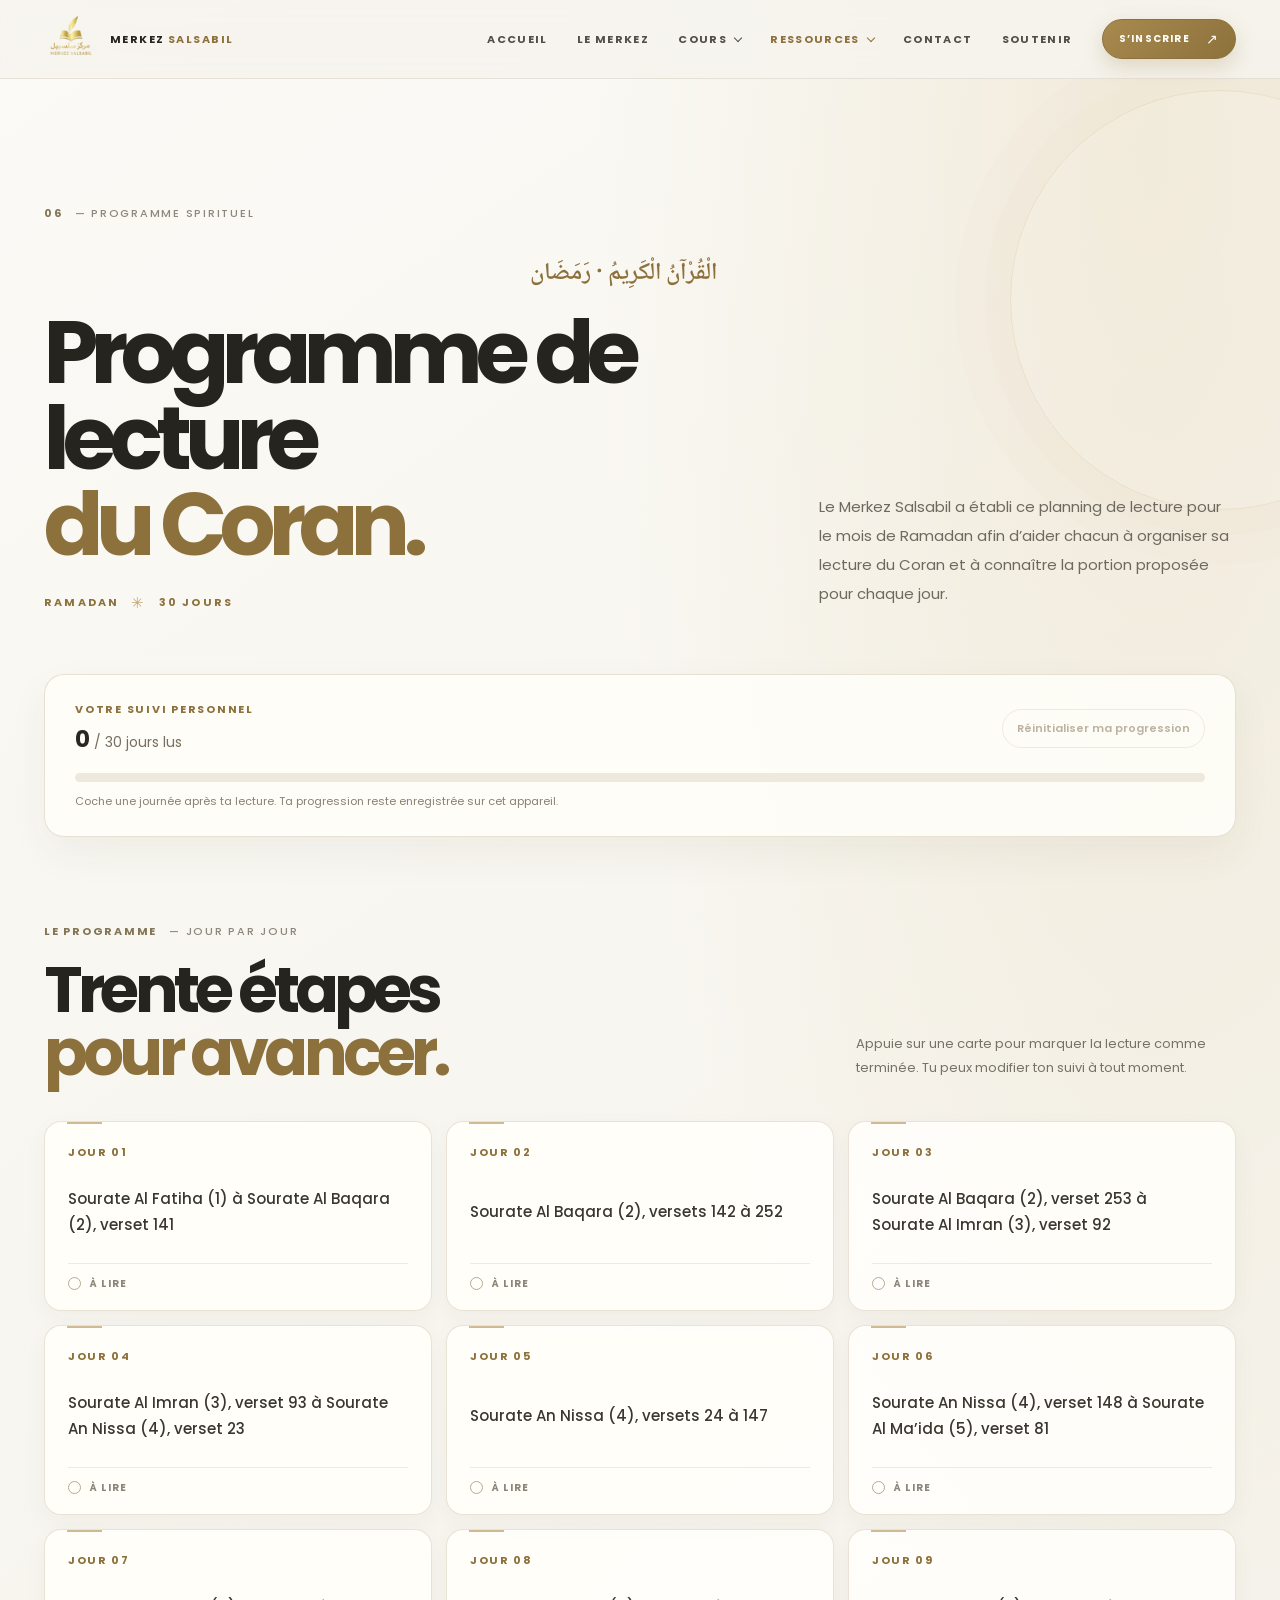
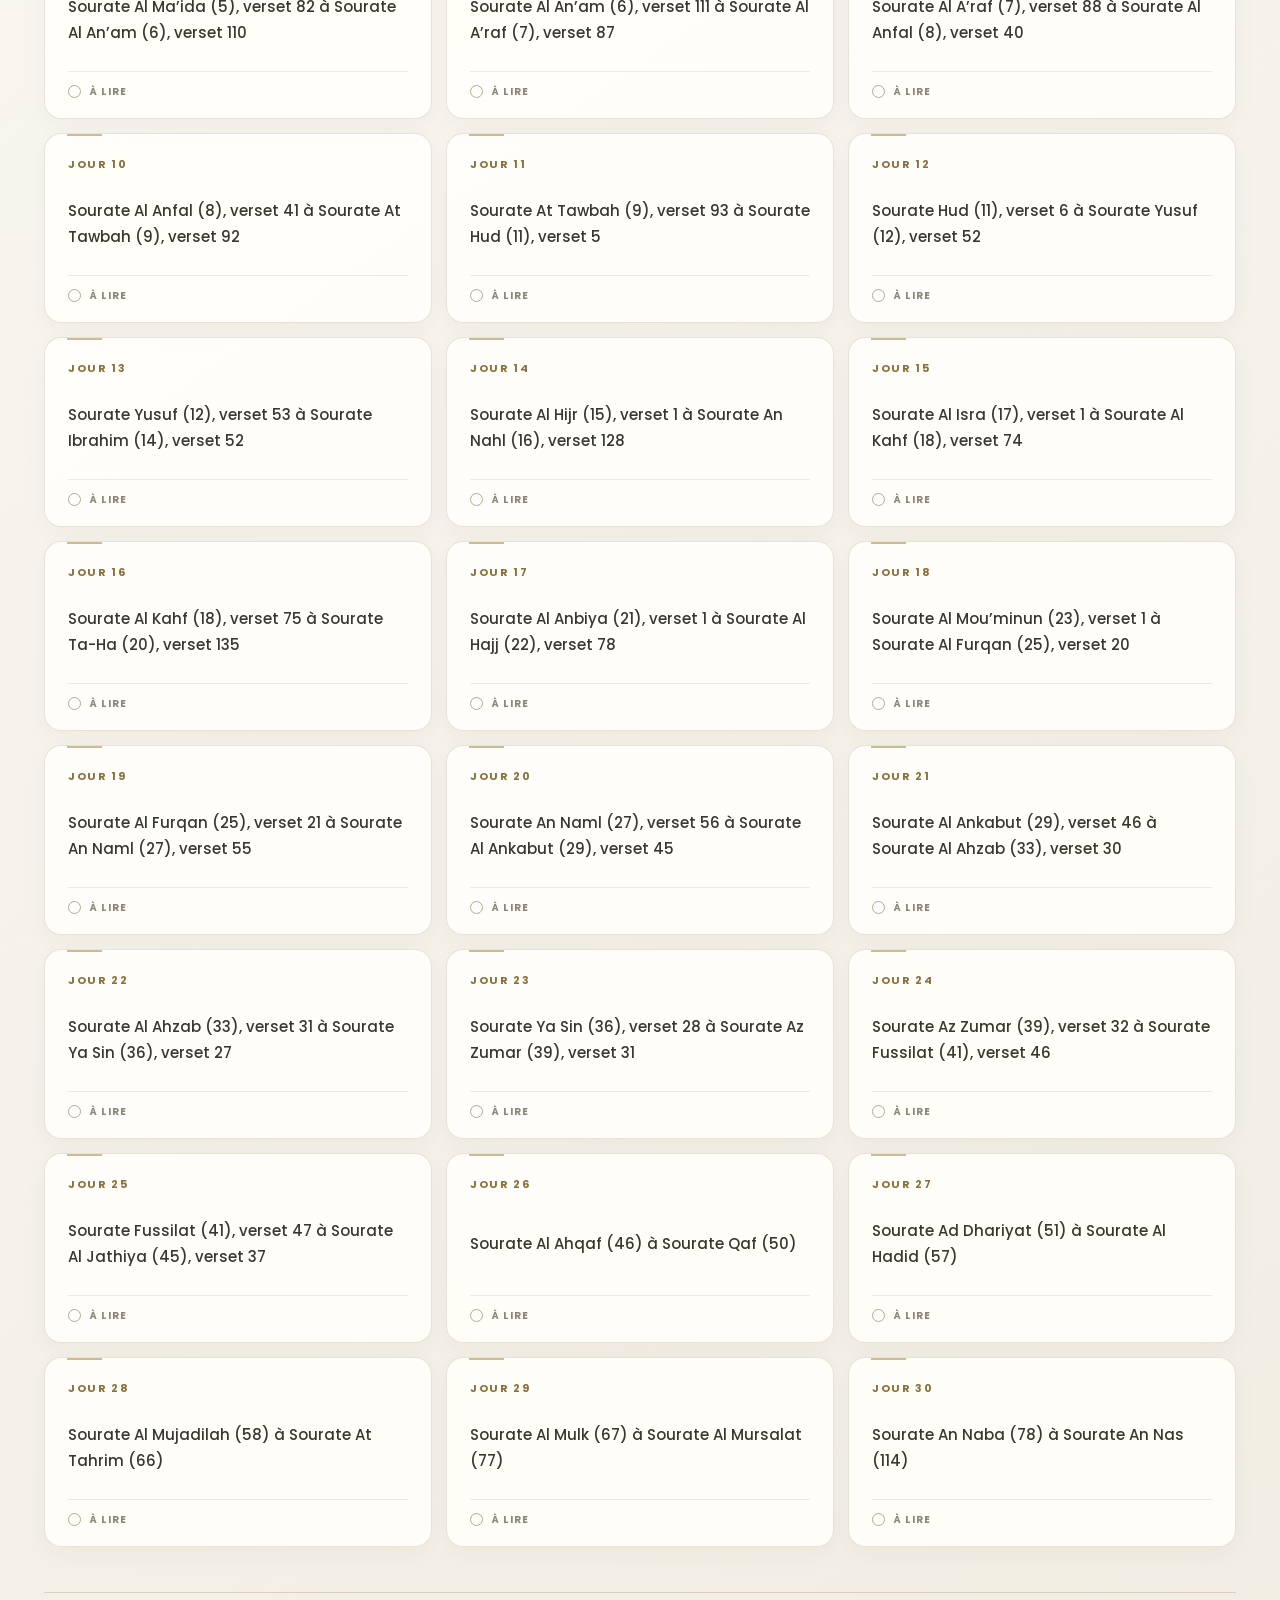
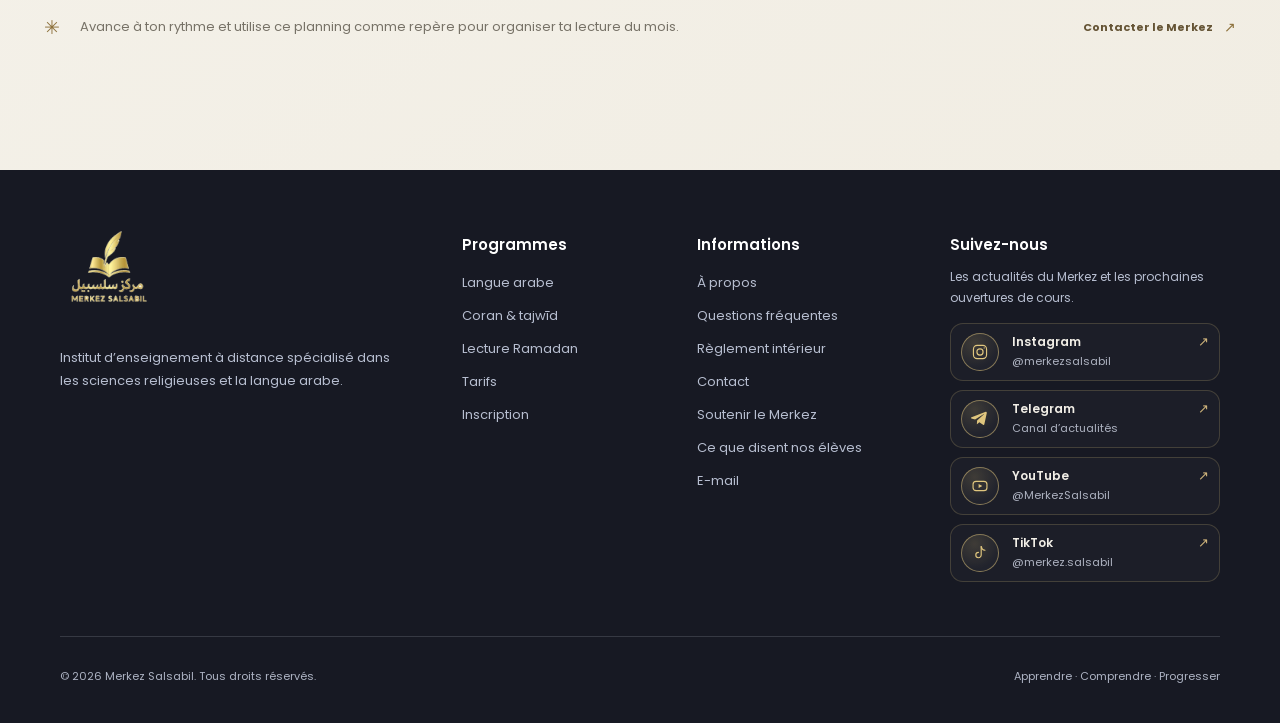
<file: lecture-ramadan.html>
<!doctype html>
<html lang="fr">
<head>
  <meta charset="utf-8">
  <meta name="viewport" content="width=device-width, initial-scale=1">
  <meta name="theme-color" content="#f6f3ec">
  <meta name="description" content="Planning de lecture du Coran sur 30 jours proposé par le Merkez Salsabil pour le mois de Ramadan.">
  <title>Lecture du Coran — Ramadan | Merkez Salsabil</title>
  <link rel="icon" type="image/png" href="assets/favicon.png">
  <link rel="apple-touch-icon" href="assets/apple-touch-icon.png">
  <meta property="og:type" content="website">
  <meta property="og:site_name" content="Merkez Salsabil">
  <meta property="og:locale" content="fr_FR">
  <meta property="og:title" content="Lecture du Coran — Ramadan | Merkez Salsabil">
  <meta property="og:description" content="Planning de lecture du Coran sur 30 jours proposé par le Merkez Salsabil pour le mois de Ramadan.">
  <meta property="og:image" content="https://merkez-salsabil.vercel.app/assets/affiches/logo-merkez-salsabil.jpg">
  <meta name="twitter:card" content="summary">
  <link rel="preconnect" href="https://fonts.googleapis.com">
  <link rel="preconnect" href="https://fonts.gstatic.com" crossorigin>
  <link href="https://fonts.googleapis.com/css2?family=Caveat:wght@500;600;700&amp;family=Noto+Naskh+Arabic:wght@400;600;700&amp;family=Poppins:wght@400;500;600;700;800&amp;display=swap" rel="stylesheet">
  <link rel="stylesheet" href="styles.css">
  <script src="script.js" defer></script>
</head>
<body>
  <a class="skip-link" href="#contenu">Aller au contenu</a>
  <div class="scroll-progress" aria-hidden="true"><span></span></div>
  <div id="ms-site">
    <header class="site-header">
      <div class="header-inner">
        <a class="brand" href="index.html#accueil" aria-label="Merkez Salsabil, accueil">
          <span class="brand-mark"><img src="assets/affiches/logo-merkez-salsabil-transparent.webp" alt="Logo Merkez Salsabil" width="54" height="54"></span>
          <span class="brand-name">MERKEZ <strong>SALSABIL</strong></span>
        </a>
        <button class="menu-toggle" type="button" aria-label="Ouvrir le menu" aria-expanded="false" aria-controls="site-nav">
          <span></span><span></span>
        </button>
        <nav class="site-nav" id="site-nav" aria-label="Navigation principale">
          <a href="index.html#accueil">Accueil</a>
          <a href="le-merkez.html#presentation">Le Merkez</a>
          <div class="nav-group" data-nav-group>
            <button class="nav-group-toggle" type="button" aria-expanded="false" aria-controls="nav-cours">Cours <i aria-hidden="true"></i></button>
            <div class="nav-group-menu" id="nav-cours">
              <a href="enseignements.html#enseignements">Enseignements</a>
              <a href="tarifs.html#tarifs">Tarifs</a>
            </div>
          </div>
          <div class="nav-group is-current" data-nav-group>
            <button class="nav-group-toggle" type="button" aria-expanded="false" aria-controls="nav-ressources">Ressources <i aria-hidden="true"></i></button>
            <div class="nav-group-menu" id="nav-ressources">
              <a href="lecture-ramadan.html#lecture-ramadan" aria-current="page">Lecture Ramadan</a>
              <a href="faq.html#questions">Questions fréquentes</a>
              <a href="reglement-interieur.html#reglement">Règlement intérieur</a>
            </div>
          </div>
          <a href="contact.html#contact">Contact</a>
          <a href="soutenir.html#don">Soutenir</a>
          <a class="nav-contact nav-cta" href="inscription.html#inscription">S’inscrire <span aria-hidden="true">↗︎</span></a>
        </nav>
      </div>
    </header>
    <main id="contenu">
      <section class="ramadan-reading section-space" id="lecture-ramadan" aria-labelledby="ramadan-title">
        <div class="section-shell">
          <p class="section-index" data-reveal>06 <span>— Programme spirituel</span></p>
          <div class="ramadan-heading" data-reveal>
            <div>
              <p class="ramadan-arabic" lang="ar" dir="rtl">الْقُرْآنُ الْكَرِيمُ · رَمَضَان</p>
              <h1 id="ramadan-title">Programme de lecture<br><span>du Coran.</span></h1>
              <p class="ramadan-subtitle">RAMADAN <i aria-hidden="true">✳︎</i> 30 JOURS</p>
            </div>
            <p class="ramadan-intro">Le Merkez Salsabil a établi ce planning de lecture pour le mois de Ramadan afin d’aider chacun à organiser sa lecture du Coran et à connaître la portion proposée pour chaque jour.</p>
          </div>

          <div class="ramadan-tracker" data-ramadan-program data-reveal>
            <div class="ramadan-tracker-heading">
              <div>
                <p class="ramadan-tracker-label">Votre suivi personnel</p>
                <p class="ramadan-progress-count" aria-live="polite"><strong data-completed-count>0</strong><span> / 30 jours lus</span></p>
              </div>
              <button class="ramadan-reset" type="button" data-reset-progress disabled>Réinitialiser ma progression</button>
            </div>
            <div class="ramadan-progress-track" role="progressbar" aria-label="Progression de lecture" aria-valuemin="0" aria-valuemax="30" aria-valuenow="0" data-progress-bar>
              <span data-progress-fill></span>
            </div>
            <p class="ramadan-storage-note">Coche une journée après ta lecture. Ta progression reste enregistrée sur cet appareil.</p>
          </div>

          <div class="ramadan-days-heading" data-reveal>
            <div><p class="section-index">Le programme <span>— Jour par jour</span></p><h2>Trente étapes<br><span>pour avancer.</span></h2></div>
            <p>Appuie sur une carte pour marquer la lecture comme terminée. Tu peux modifier ton suivi à tout moment.</p>
          </div>

          <div class="ramadan-days-grid" aria-label="Programme de lecture sur 30 jours">
            <button class="ramadan-day" type="button" data-day="1" aria-pressed="false"><span class="ramadan-day-number">JOUR 01</span><span class="ramadan-day-reading">Sourate Al Fatiha (1) à Sourate Al Baqara (2), verset 141</span><span class="ramadan-day-status"><i aria-hidden="true"></i><span>À lire</span></span></button>
            <button class="ramadan-day" type="button" data-day="2" aria-pressed="false"><span class="ramadan-day-number">JOUR 02</span><span class="ramadan-day-reading">Sourate Al Baqara (2), versets 142 à 252</span><span class="ramadan-day-status"><i aria-hidden="true"></i><span>À lire</span></span></button>
            <button class="ramadan-day" type="button" data-day="3" aria-pressed="false"><span class="ramadan-day-number">JOUR 03</span><span class="ramadan-day-reading">Sourate Al Baqara (2), verset 253 à Sourate Al Imran (3), verset 92</span><span class="ramadan-day-status"><i aria-hidden="true"></i><span>À lire</span></span></button>
            <button class="ramadan-day" type="button" data-day="4" aria-pressed="false"><span class="ramadan-day-number">JOUR 04</span><span class="ramadan-day-reading">Sourate Al Imran (3), verset 93 à Sourate An Nissa (4), verset 23</span><span class="ramadan-day-status"><i aria-hidden="true"></i><span>À lire</span></span></button>
            <button class="ramadan-day" type="button" data-day="5" aria-pressed="false"><span class="ramadan-day-number">JOUR 05</span><span class="ramadan-day-reading">Sourate An Nissa (4), versets 24 à 147</span><span class="ramadan-day-status"><i aria-hidden="true"></i><span>À lire</span></span></button>
            <button class="ramadan-day" type="button" data-day="6" aria-pressed="false"><span class="ramadan-day-number">JOUR 06</span><span class="ramadan-day-reading">Sourate An Nissa (4), verset 148 à Sourate Al Ma’ida (5), verset 81</span><span class="ramadan-day-status"><i aria-hidden="true"></i><span>À lire</span></span></button>
            <button class="ramadan-day" type="button" data-day="7" aria-pressed="false"><span class="ramadan-day-number">JOUR 07</span><span class="ramadan-day-reading">Sourate Al Ma’ida (5), verset 82 à Sourate Al An’am (6), verset 110</span><span class="ramadan-day-status"><i aria-hidden="true"></i><span>À lire</span></span></button>
            <button class="ramadan-day" type="button" data-day="8" aria-pressed="false"><span class="ramadan-day-number">JOUR 08</span><span class="ramadan-day-reading">Sourate Al An’am (6), verset 111 à Sourate Al A’raf (7), verset 87</span><span class="ramadan-day-status"><i aria-hidden="true"></i><span>À lire</span></span></button>
            <button class="ramadan-day" type="button" data-day="9" aria-pressed="false"><span class="ramadan-day-number">JOUR 09</span><span class="ramadan-day-reading">Sourate Al A’raf (7), verset 88 à Sourate Al Anfal (8), verset 40</span><span class="ramadan-day-status"><i aria-hidden="true"></i><span>À lire</span></span></button>
            <button class="ramadan-day" type="button" data-day="10" aria-pressed="false"><span class="ramadan-day-number">JOUR 10</span><span class="ramadan-day-reading">Sourate Al Anfal (8), verset 41 à Sourate At Tawbah (9), verset 92</span><span class="ramadan-day-status"><i aria-hidden="true"></i><span>À lire</span></span></button>
            <button class="ramadan-day" type="button" data-day="11" aria-pressed="false"><span class="ramadan-day-number">JOUR 11</span><span class="ramadan-day-reading">Sourate At Tawbah (9), verset 93 à Sourate Hud (11), verset 5</span><span class="ramadan-day-status"><i aria-hidden="true"></i><span>À lire</span></span></button>
            <button class="ramadan-day" type="button" data-day="12" aria-pressed="false"><span class="ramadan-day-number">JOUR 12</span><span class="ramadan-day-reading">Sourate Hud (11), verset 6 à Sourate Yusuf (12), verset 52</span><span class="ramadan-day-status"><i aria-hidden="true"></i><span>À lire</span></span></button>
            <button class="ramadan-day" type="button" data-day="13" aria-pressed="false"><span class="ramadan-day-number">JOUR 13</span><span class="ramadan-day-reading">Sourate Yusuf (12), verset 53 à Sourate Ibrahim (14), verset 52</span><span class="ramadan-day-status"><i aria-hidden="true"></i><span>À lire</span></span></button>
            <button class="ramadan-day" type="button" data-day="14" aria-pressed="false"><span class="ramadan-day-number">JOUR 14</span><span class="ramadan-day-reading">Sourate Al Hijr (15), verset 1 à Sourate An Nahl (16), verset 128</span><span class="ramadan-day-status"><i aria-hidden="true"></i><span>À lire</span></span></button>
            <button class="ramadan-day" type="button" data-day="15" aria-pressed="false"><span class="ramadan-day-number">JOUR 15</span><span class="ramadan-day-reading">Sourate Al Isra (17), verset 1 à Sourate Al Kahf (18), verset 74</span><span class="ramadan-day-status"><i aria-hidden="true"></i><span>À lire</span></span></button>
            <button class="ramadan-day" type="button" data-day="16" aria-pressed="false"><span class="ramadan-day-number">JOUR 16</span><span class="ramadan-day-reading">Sourate Al Kahf (18), verset 75 à Sourate Ta-Ha (20), verset 135</span><span class="ramadan-day-status"><i aria-hidden="true"></i><span>À lire</span></span></button>
            <button class="ramadan-day" type="button" data-day="17" aria-pressed="false"><span class="ramadan-day-number">JOUR 17</span><span class="ramadan-day-reading">Sourate Al Anbiya (21), verset 1 à Sourate Al Hajj (22), verset 78</span><span class="ramadan-day-status"><i aria-hidden="true"></i><span>À lire</span></span></button>
            <button class="ramadan-day" type="button" data-day="18" aria-pressed="false"><span class="ramadan-day-number">JOUR 18</span><span class="ramadan-day-reading">Sourate Al Mou’minun (23), verset 1 à Sourate Al Furqan (25), verset 20</span><span class="ramadan-day-status"><i aria-hidden="true"></i><span>À lire</span></span></button>
            <button class="ramadan-day" type="button" data-day="19" aria-pressed="false"><span class="ramadan-day-number">JOUR 19</span><span class="ramadan-day-reading">Sourate Al Furqan (25), verset 21 à Sourate An Naml (27), verset 55</span><span class="ramadan-day-status"><i aria-hidden="true"></i><span>À lire</span></span></button>
            <button class="ramadan-day" type="button" data-day="20" aria-pressed="false"><span class="ramadan-day-number">JOUR 20</span><span class="ramadan-day-reading">Sourate An Naml (27), verset 56 à Sourate Al Ankabut (29), verset 45</span><span class="ramadan-day-status"><i aria-hidden="true"></i><span>À lire</span></span></button>
            <button class="ramadan-day" type="button" data-day="21" aria-pressed="false"><span class="ramadan-day-number">JOUR 21</span><span class="ramadan-day-reading">Sourate Al Ankabut (29), verset 46 à Sourate Al Ahzab (33), verset 30</span><span class="ramadan-day-status"><i aria-hidden="true"></i><span>À lire</span></span></button>
            <button class="ramadan-day" type="button" data-day="22" aria-pressed="false"><span class="ramadan-day-number">JOUR 22</span><span class="ramadan-day-reading">Sourate Al Ahzab (33), verset 31 à Sourate Ya Sin (36), verset 27</span><span class="ramadan-day-status"><i aria-hidden="true"></i><span>À lire</span></span></button>
            <button class="ramadan-day" type="button" data-day="23" aria-pressed="false"><span class="ramadan-day-number">JOUR 23</span><span class="ramadan-day-reading">Sourate Ya Sin (36), verset 28 à Sourate Az Zumar (39), verset 31</span><span class="ramadan-day-status"><i aria-hidden="true"></i><span>À lire</span></span></button>
            <button class="ramadan-day" type="button" data-day="24" aria-pressed="false"><span class="ramadan-day-number">JOUR 24</span><span class="ramadan-day-reading">Sourate Az Zumar (39), verset 32 à Sourate Fussilat (41), verset 46</span><span class="ramadan-day-status"><i aria-hidden="true"></i><span>À lire</span></span></button>
            <button class="ramadan-day" type="button" data-day="25" aria-pressed="false"><span class="ramadan-day-number">JOUR 25</span><span class="ramadan-day-reading">Sourate Fussilat (41), verset 47 à Sourate Al Jathiya (45), verset 37</span><span class="ramadan-day-status"><i aria-hidden="true"></i><span>À lire</span></span></button>
            <button class="ramadan-day" type="button" data-day="26" aria-pressed="false"><span class="ramadan-day-number">JOUR 26</span><span class="ramadan-day-reading">Sourate Al Ahqaf (46) à Sourate Qaf (50)</span><span class="ramadan-day-status"><i aria-hidden="true"></i><span>À lire</span></span></button>
            <button class="ramadan-day" type="button" data-day="27" aria-pressed="false"><span class="ramadan-day-number">JOUR 27</span><span class="ramadan-day-reading">Sourate Ad Dhariyat (51) à Sourate Al Hadid (57)</span><span class="ramadan-day-status"><i aria-hidden="true"></i><span>À lire</span></span></button>
            <button class="ramadan-day" type="button" data-day="28" aria-pressed="false"><span class="ramadan-day-number">JOUR 28</span><span class="ramadan-day-reading">Sourate Al Mujadilah (58) à Sourate At Tahrim (66)</span><span class="ramadan-day-status"><i aria-hidden="true"></i><span>À lire</span></span></button>
            <button class="ramadan-day" type="button" data-day="29" aria-pressed="false"><span class="ramadan-day-number">JOUR 29</span><span class="ramadan-day-reading">Sourate Al Mulk (67) à Sourate Al Mursalat (77)</span><span class="ramadan-day-status"><i aria-hidden="true"></i><span>À lire</span></span></button>
            <button class="ramadan-day" type="button" data-day="30" aria-pressed="false"><span class="ramadan-day-number">JOUR 30</span><span class="ramadan-day-reading">Sourate An Naba (78) à Sourate An Nas (114)</span><span class="ramadan-day-status"><i aria-hidden="true"></i><span>À lire</span></span></button>
          </div>
          <div class="ramadan-end-note" data-reveal><span aria-hidden="true">✳︎</span><p>Avance à ton rythme et utilise ce planning comme repère pour organiser ta lecture du mois.</p><a href="contact.html#contact">Contacter le Merkez <i aria-hidden="true">↗︎</i></a></div>
        </div>
      </section>
    </main>
<footer class="site-footer">
  <div class="footer-inner">
    <div class="footer-main">
      <section class="footer-about" aria-label="À propos du Merkez Salsabil">
        <a class="footer-identity" href="index.html#accueil" aria-label="Merkez Salsabil, accueil">
          <span class="footer-logo"><img src="assets/affiches/logo-merkez-salsabil-transparent.webp" alt="" width="100" height="100"></span>
        </a>
        <p>Institut d’enseignement à distance spécialisé dans les sciences religieuses et la langue arabe.</p>
      </section>
      <nav class="footer-column" aria-label="Programmes">
        <h2>Programmes</h2>
        <a href="enseignements.html#enseignements">Langue arabe</a>
        <a href="enseignements.html#enseignements">Coran &amp; tajwīd</a>
        <a href="lecture-ramadan.html#lecture-ramadan">Lecture Ramadan</a>
        <a href="tarifs.html#tarifs">Tarifs</a>
        <a href="inscription.html#inscription">Inscription</a>
      </nav>
      <nav class="footer-column" aria-label="Informations">
        <h2>Informations</h2>
        <a href="le-merkez.html#presentation">À propos</a>
        <a href="faq.html#questions">Questions fréquentes</a>
        <a href="reglement-interieur.html#reglement">Règlement intérieur</a>
        <a href="contact.html#contact">Contact</a>
        <a href="soutenir.html#don">Soutenir le Merkez</a>
        <a href="index.html#avis">Ce que disent nos élèves</a>
        <a href="mailto:contact.merkezsalsabil@gmail.com">E-mail</a>
      </nav>
      <section class="footer-follow" aria-labelledby="footer-follow-title">
        <h2 id="footer-follow-title">Suivez-nous</h2>
        <p>Les actualités du Merkez et les prochaines ouvertures de cours.</p>
        <div class="footer-follow-links">
          <a href="https://www.instagram.com/merkezsalsabil" target="_blank" rel="noopener noreferrer" aria-label="Suivre Merkez Salsabil sur Instagram">
            <span class="footer-follow-icon" aria-hidden="true"><svg viewBox="0 0 24 24"><rect x="3.25" y="3.25" width="17.5" height="17.5" rx="5"/><circle cx="12" cy="12" r="4.1"/><circle class="footer-icon-dot" cx="17.6" cy="6.6" r=".8"/></svg></span>
            <span class="footer-follow-copy"><strong>Instagram</strong><small>@merkezsalsabil</small></span><span class="footer-follow-arrow" aria-hidden="true">↗︎</span>
          </a>
          <a href="https://t.me/MerkezSalsabil" target="_blank" rel="noopener noreferrer" aria-label="Rejoindre le canal Telegram du Merkez Salsabil">
            <span class="footer-follow-icon" aria-hidden="true"><svg viewBox="0 0 24 24"><path d="M21 4.25 17.8 19c-.24 1.04-.87 1.3-1.76.8l-4.9-3.62-2.37 2.28c-.26.27-.48.49-.98.49l.35-4.99 9.1-8.23c.4-.35-.09-.55-.62-.2L5.37 12.7.55 11.2c-1.05-.33-1.07-1.05.22-1.56L19.6 2.4c.87-.32 1.63.2 1.4 1.85Z"/></svg></span>
            <span class="footer-follow-copy"><strong>Telegram</strong><small>Canal d’actualités</small></span><span class="footer-follow-arrow" aria-hidden="true">↗︎</span>
          </a>
          <a href="https://www.youtube.com/@MerkezSalsabil" target="_blank" rel="noopener noreferrer" aria-label="Suivre Merkez Salsabil sur YouTube">
            <span class="footer-follow-icon" aria-hidden="true"><svg viewBox="0 0 24 24"><rect x="2.75" y="5.75" width="18.5" height="12.5" rx="4"/><path class="footer-icon-dot" d="M10.2 9.2v5.6l4.9-2.8z"/></svg></span>
            <span class="footer-follow-copy"><strong>YouTube</strong><small>@MerkezSalsabil</small></span><span class="footer-follow-arrow" aria-hidden="true">↗︎</span>
          </a>
          <a href="https://www.tiktok.com/@merkez.salsabil" target="_blank" rel="noopener noreferrer" aria-label="Suivre Merkez Salsabil sur TikTok">
            <span class="footer-follow-icon" aria-hidden="true"><svg viewBox="0 0 24 24"><path d="M13.6 3.5v11.2a3.6 3.6 0 1 1-3.6-3.6"/><path d="M13.6 3.5c.4 2.7 2.2 4.5 5 4.8"/></svg></span>
            <span class="footer-follow-copy"><strong>TikTok</strong><small>@merkez.salsabil</small></span><span class="footer-follow-arrow" aria-hidden="true">↗︎</span>
          </a>
        </div>
      </section>
    </div>
    <div class="footer-bottom">
      <small>© <span id="current-year">2026</span> Merkez Salsabil. Tous droits réservés.</small>
      <span>Apprendre · Comprendre · Progresser</span>
    </div>
  </div>
</footer>
  </div>
</body>
</html>
</file>
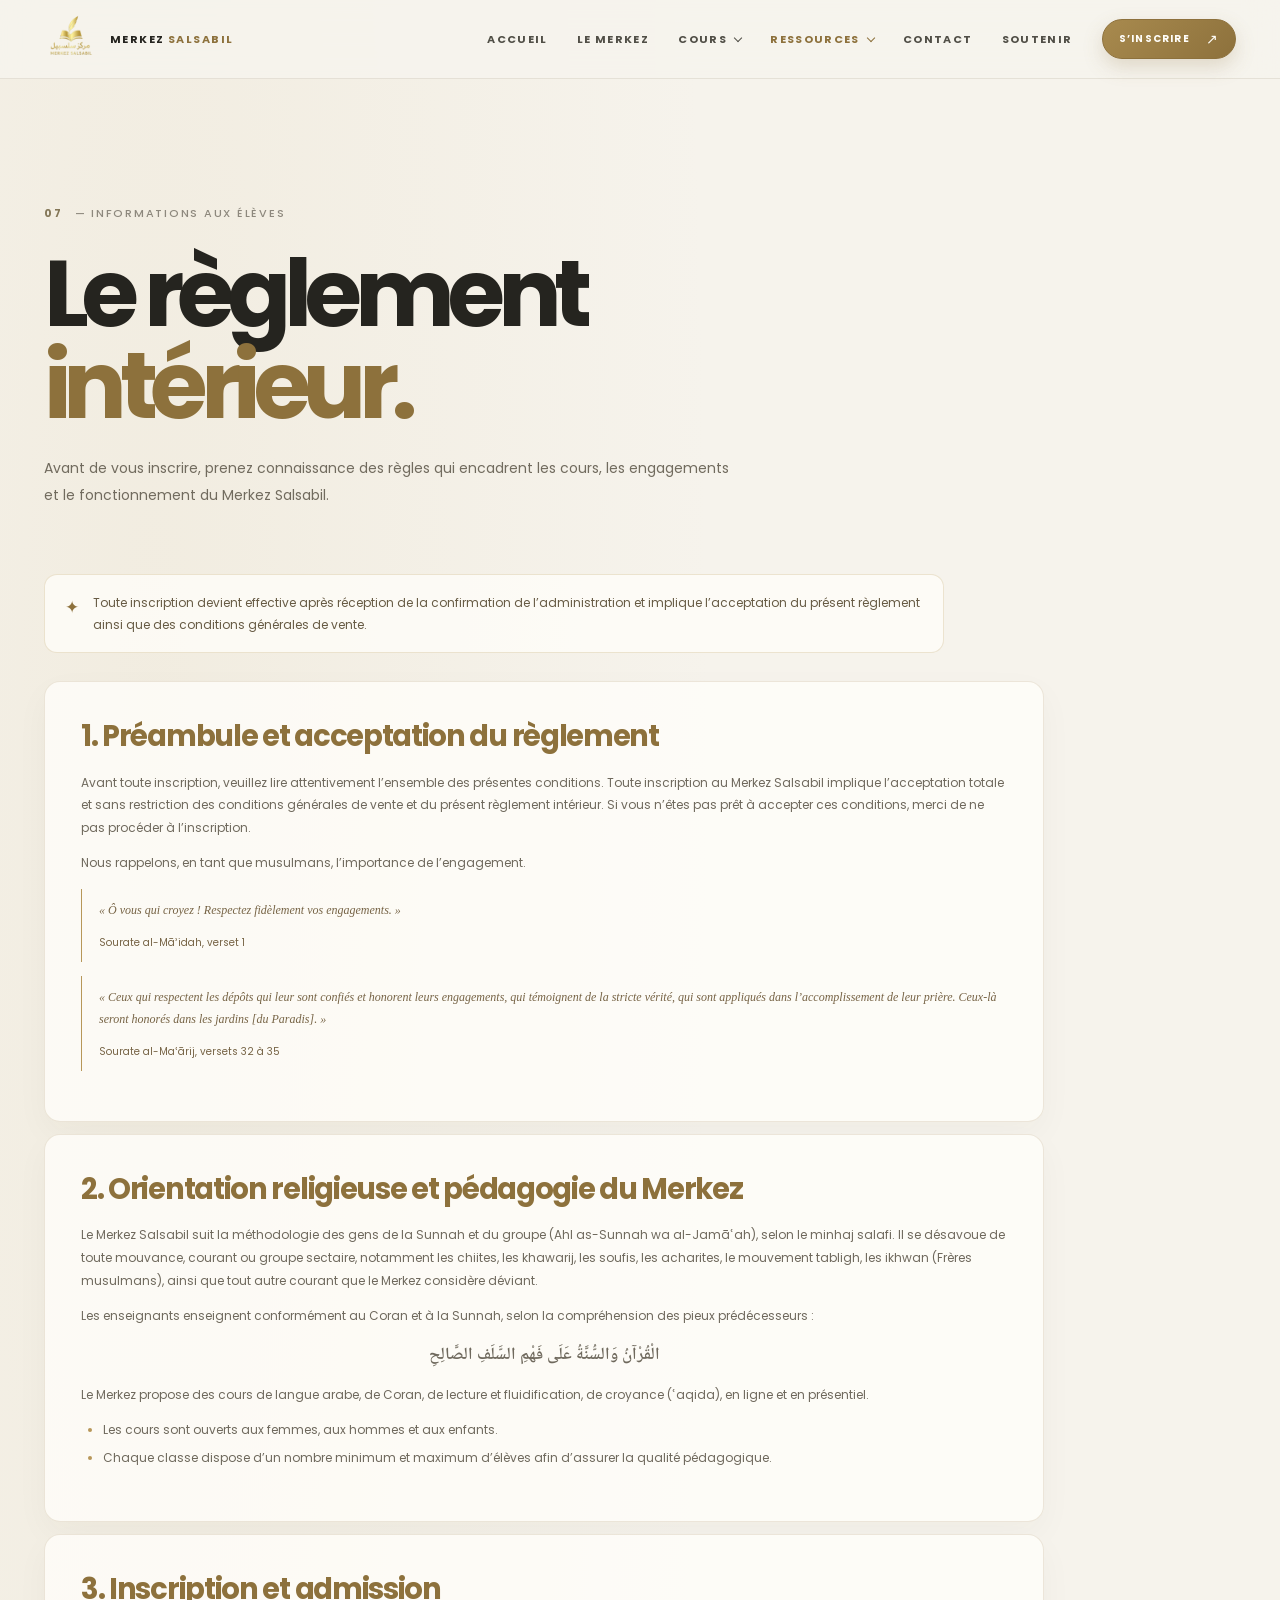
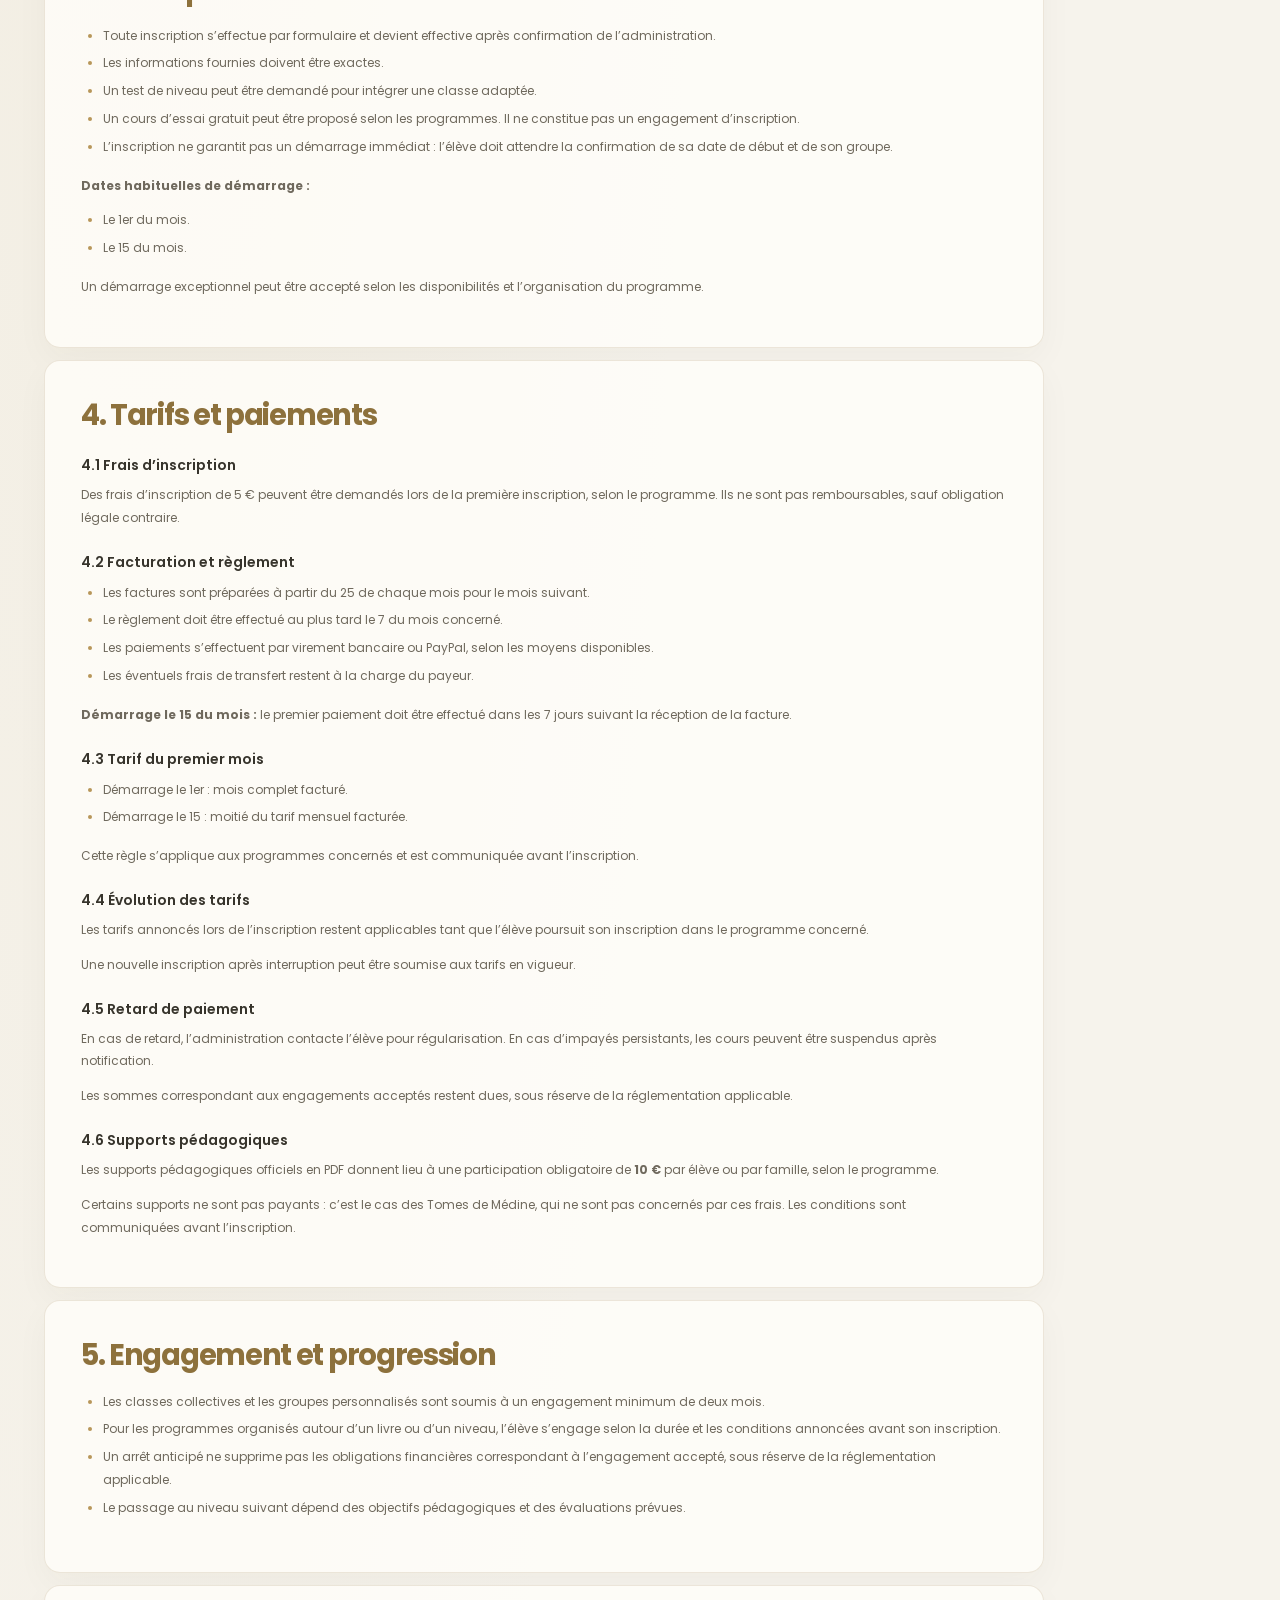
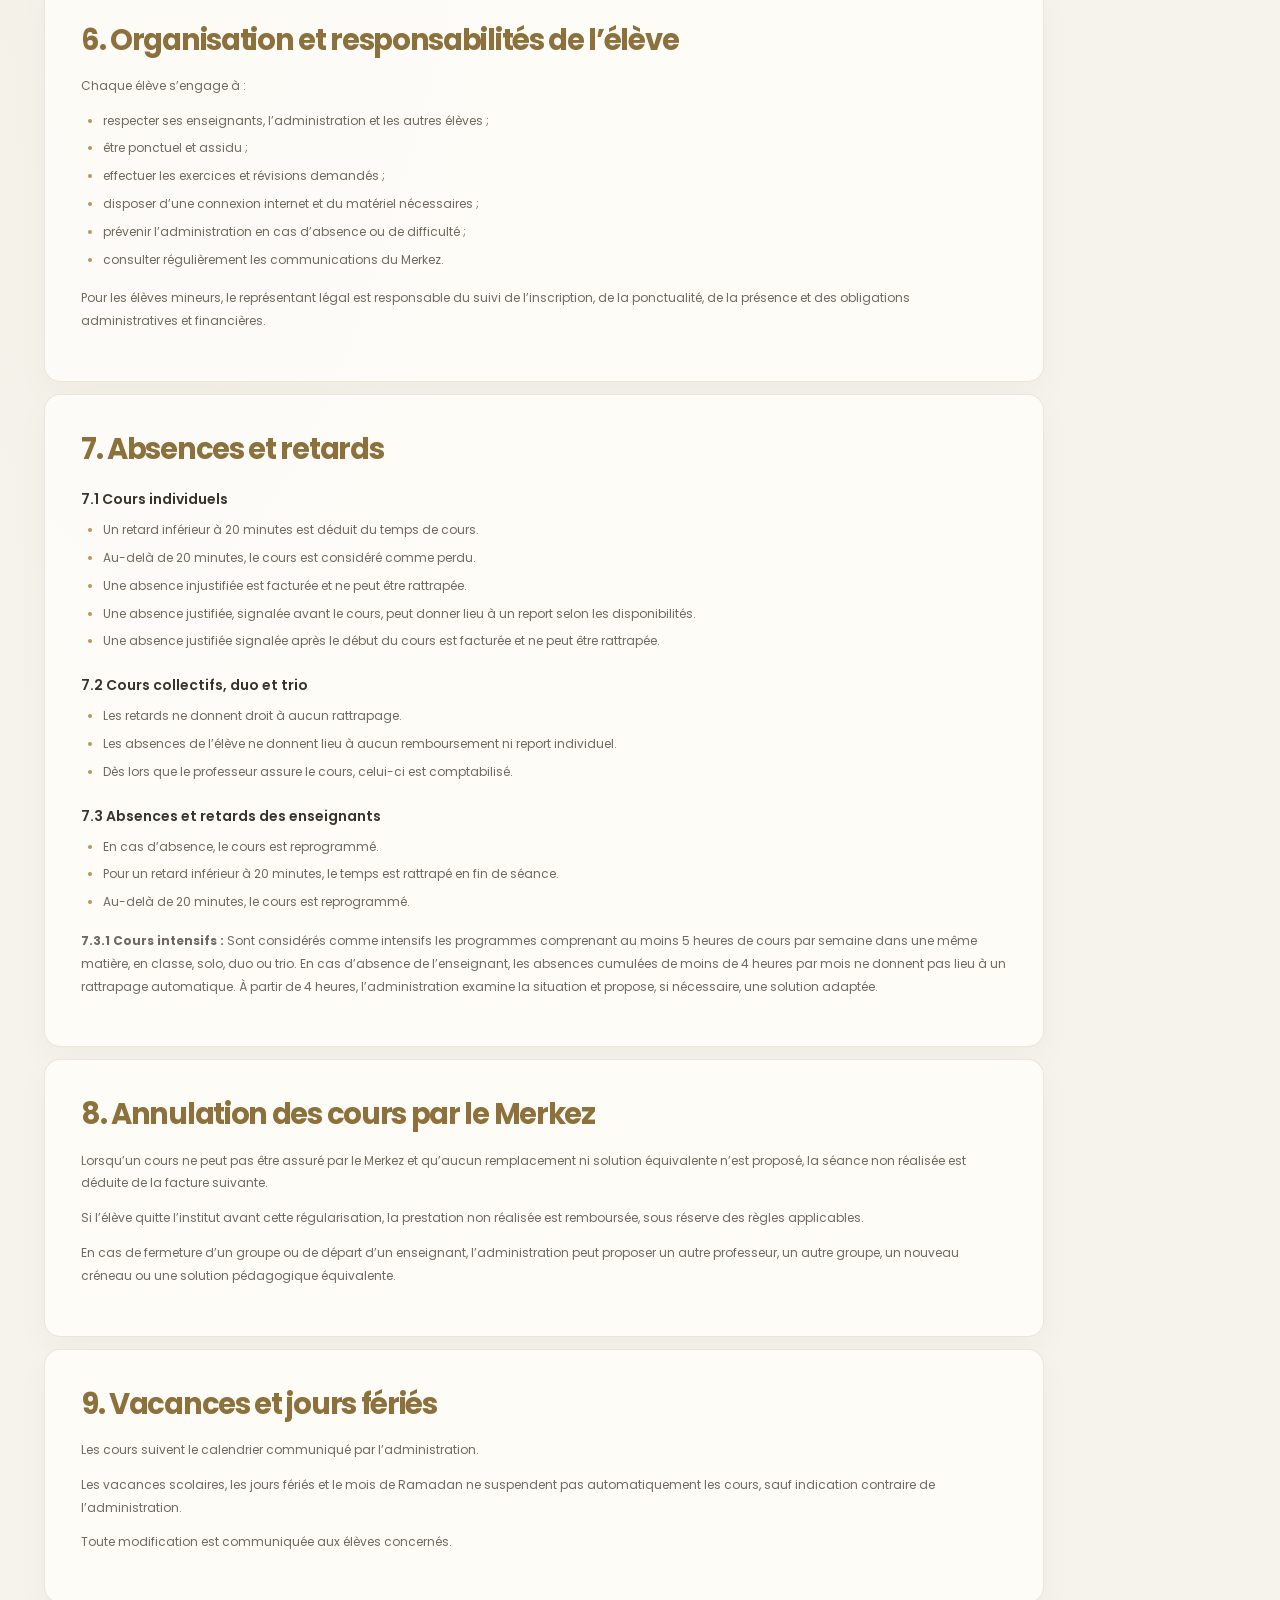
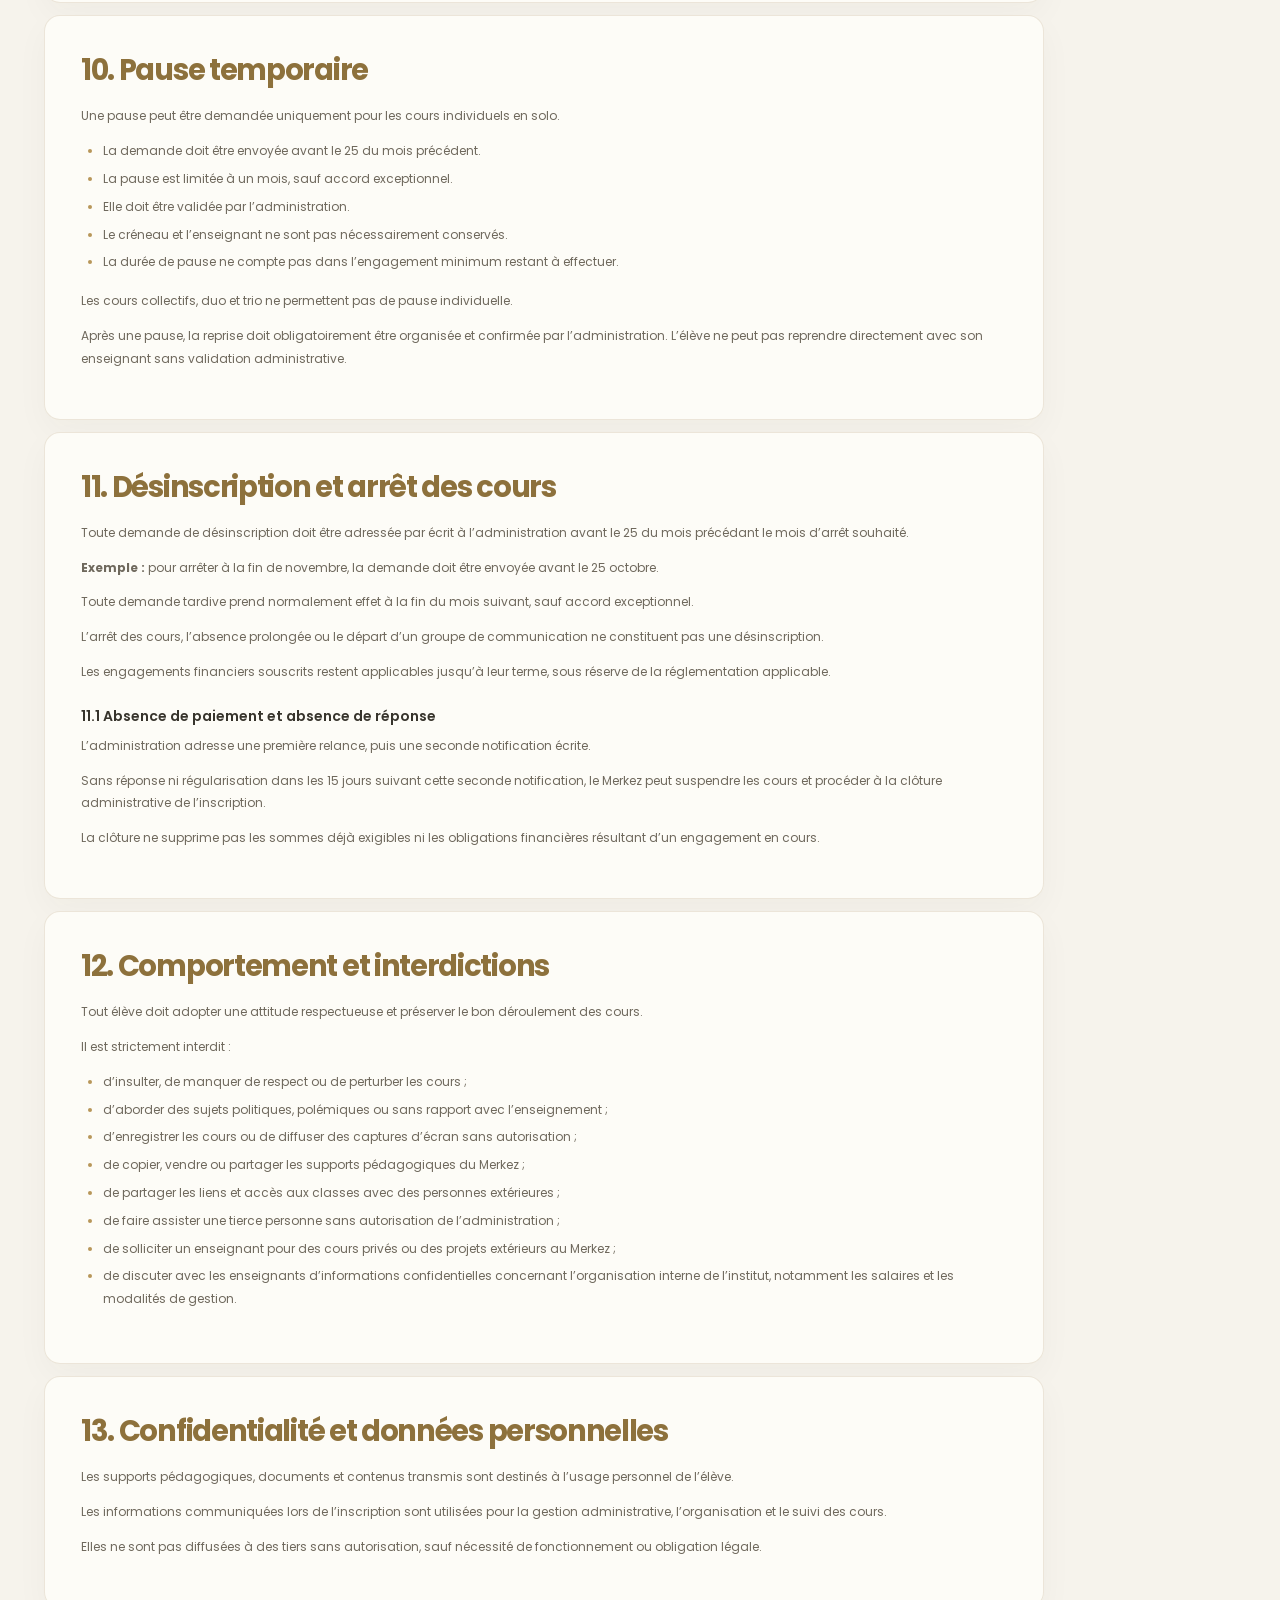
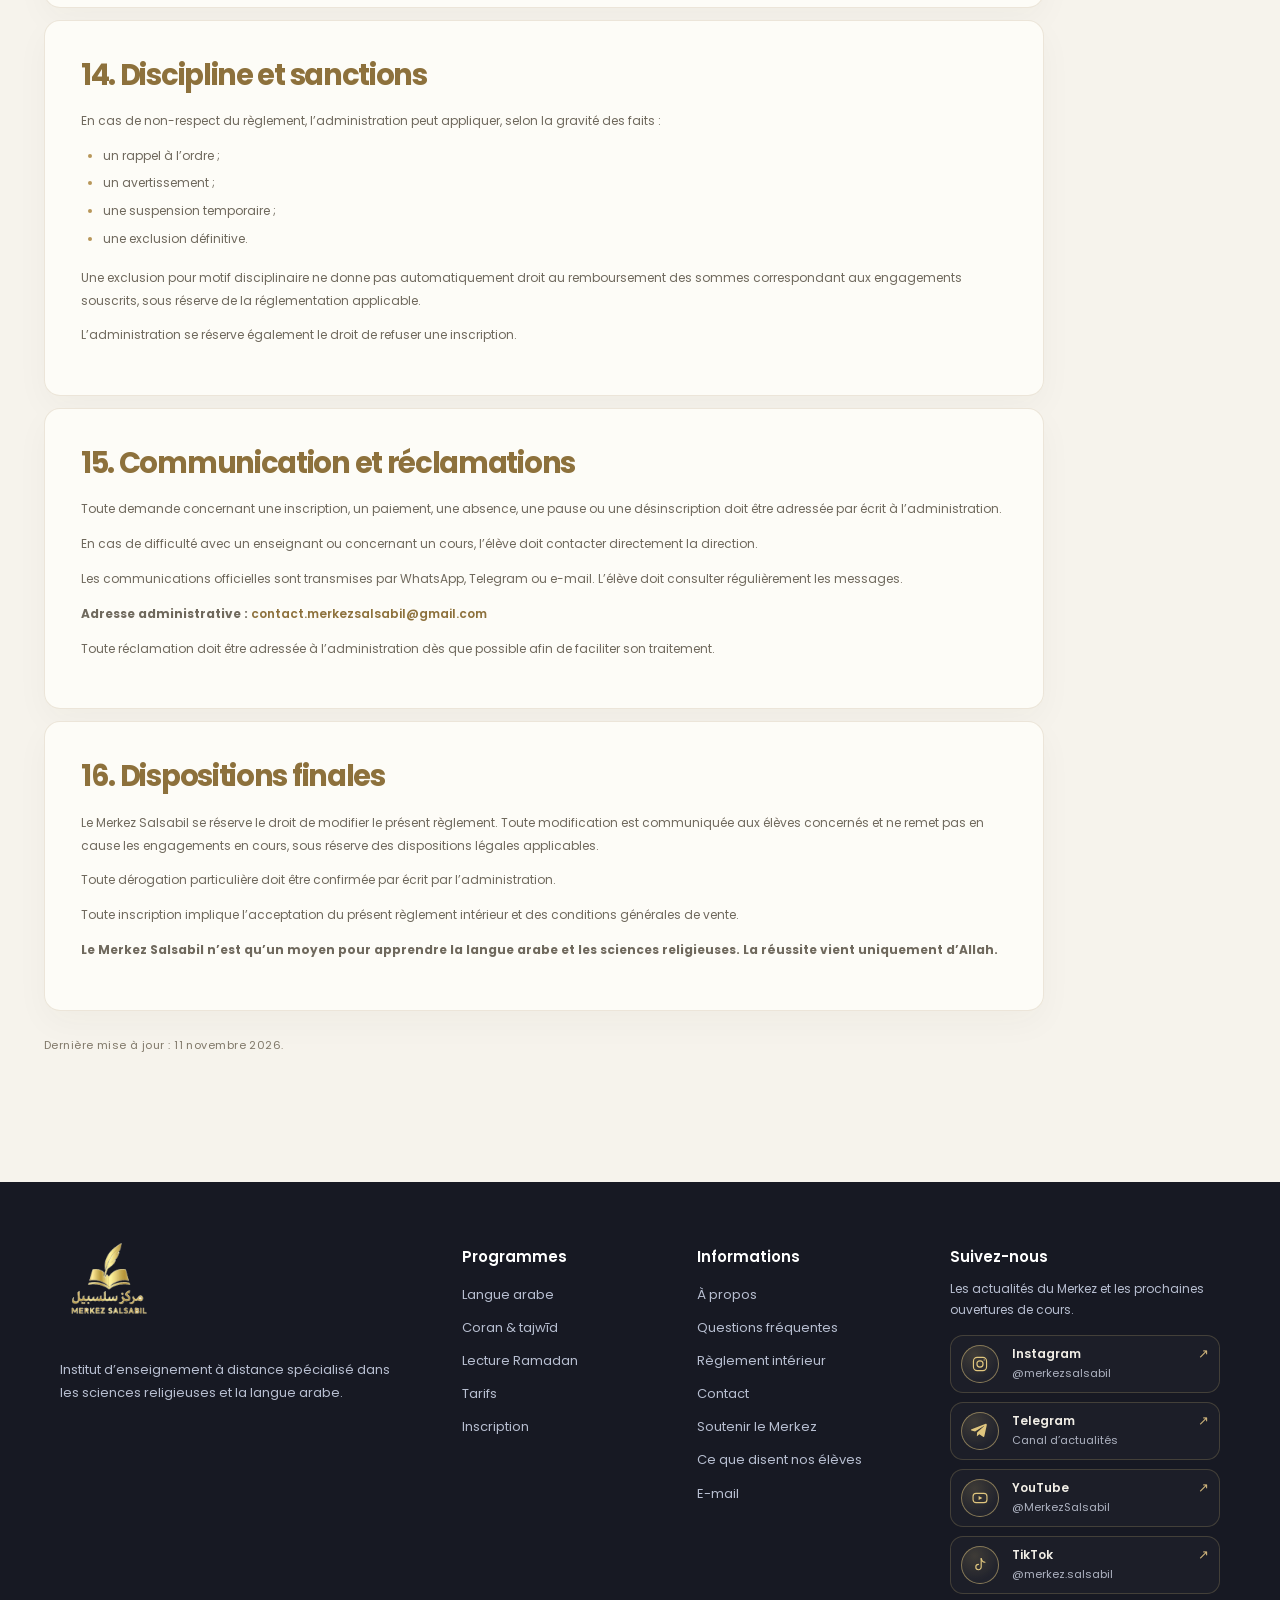
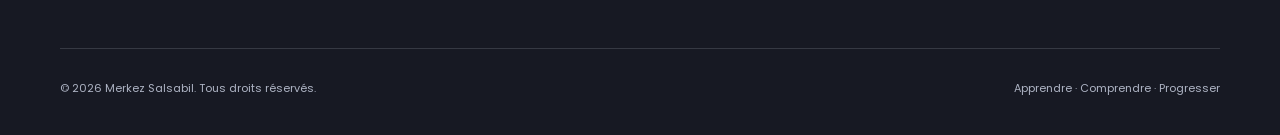
<file: reglement-interieur.html>
<!doctype html>
<html lang="fr">
<head>
  <meta charset="utf-8">
  <meta name="viewport" content="width=device-width, initial-scale=1">
  <meta name="theme-color" content="#f6f3ec">
  <meta name="description" content="Consultez le règlement intérieur du Merkez Salsabil avant toute inscription : organisation des cours, engagements, paiements et règles de fonctionnement.">
  <title>Règlement intérieur — Merkez Salsabil</title>
  <link rel="icon" type="image/png" href="assets/favicon.png">
  <link rel="apple-touch-icon" href="assets/apple-touch-icon.png">
  <meta property="og:type" content="website">
  <meta property="og:site_name" content="Merkez Salsabil">
  <meta property="og:locale" content="fr_FR">
  <meta property="og:title" content="Règlement intérieur — Merkez Salsabil">
  <meta property="og:description" content="Consultez le règlement intérieur du Merkez Salsabil avant toute inscription : organisation des cours, engagements, paiements et règles de fonctionnement.">
  <meta property="og:image" content="https://merkez-salsabil.vercel.app/assets/affiches/logo-merkez-salsabil.jpg">
  <meta name="twitter:card" content="summary">
  <link rel="preconnect" href="https://fonts.googleapis.com">
  <link rel="preconnect" href="https://fonts.gstatic.com" crossorigin>
  <link href="https://fonts.googleapis.com/css2?family=Caveat:wght@500;600;700&amp;family=Noto+Naskh+Arabic:wght@400;600;700&amp;family=Poppins:wght@400;500;600;700;800&amp;display=swap" rel="stylesheet">
  <link rel="stylesheet" href="styles.css">
  <script src="script.js" defer></script>
</head>
<body>
  <a class="skip-link" href="#contenu">Aller au contenu</a>
  <div class="scroll-progress" aria-hidden="true"><span></span></div>
  <div id="ms-site">
    <header class="site-header">
      <div class="header-inner">
        <a class="brand" href="index.html#accueil" aria-label="Merkez Salsabil, accueil">
          <span class="brand-mark"><img src="assets/affiches/logo-merkez-salsabil-transparent.webp" alt="Logo Merkez Salsabil" width="54" height="54"></span>
          <span class="brand-name">MERKEZ <strong>SALSABIL</strong></span>
        </a>
        <button class="menu-toggle" type="button" aria-label="Ouvrir le menu" aria-expanded="false" aria-controls="site-nav"><span></span><span></span></button>
        <nav class="site-nav" id="site-nav" aria-label="Navigation principale">
          <a href="index.html#accueil">Accueil</a>
          <a href="le-merkez.html#presentation">Le Merkez</a>
          <div class="nav-group" data-nav-group>
            <button class="nav-group-toggle" type="button" aria-expanded="false" aria-controls="nav-cours">Cours <i aria-hidden="true"></i></button>
            <div class="nav-group-menu" id="nav-cours">
              <a href="enseignements.html#enseignements">Enseignements</a>
              <a href="tarifs.html#tarifs">Tarifs</a>
            </div>
          </div>
          <div class="nav-group is-current" data-nav-group>
            <button class="nav-group-toggle" type="button" aria-expanded="false" aria-controls="nav-ressources">Ressources <i aria-hidden="true"></i></button>
            <div class="nav-group-menu" id="nav-ressources">
              <a href="lecture-ramadan.html#lecture-ramadan">Lecture Ramadan</a>
              <a href="faq.html#questions">Questions fréquentes</a>
              <a href="reglement-interieur.html#reglement" aria-current="page">Règlement intérieur</a>
            </div>
          </div>
          <a href="contact.html#contact">Contact</a>
          <a href="soutenir.html#don">Soutenir</a>
          <a class="nav-contact nav-cta" href="inscription.html#inscription">S’inscrire <span aria-hidden="true">↗︎</span></a>
        </nav>
      </div>
    </header>
    <main id="contenu">
      <section class="regulation-page section-space" id="reglement" aria-labelledby="regulation-title">
        <div class="section-shell">
          <header class="regulation-heading" data-reveal>
            <p class="section-index">07 <span>— Informations aux élèves</span></p>
            <h1 id="regulation-title">Le règlement<br><span>intérieur.</span></h1>
            <p>Avant de vous inscrire, prenez connaissance des règles qui encadrent les cours, les engagements et le fonctionnement du Merkez Salsabil.</p>
          </header>
          <aside class="regulation-notice" data-reveal>
            <span class="regulation-notice-mark" aria-hidden="true">✦</span>
            <span>Toute inscription devient effective après réception de la confirmation de l’administration et implique l’acceptation du présent règlement ainsi que des conditions générales de vente.</span>
          </aside>
          <div class="regulation-sections">
            <section class="regulation-section" id="preambule" data-reveal>
              <h2>1. Préambule et acceptation du règlement</h2>
              <p>Avant toute inscription, veuillez lire attentivement l’ensemble des présentes conditions. Toute inscription au Merkez Salsabil implique l’acceptation totale et sans restriction des conditions générales de vente et du présent règlement intérieur. Si vous n’êtes pas prêt à accepter ces conditions, merci de ne pas procéder à l’inscription.</p>
              <p>Nous rappelons, en tant que musulmans, l’importance de l’engagement.</p>
              <blockquote><p>« Ô vous qui croyez ! Respectez fidèlement vos engagements. »</p><cite>Sourate al-Māʾidah, verset 1</cite></blockquote>
              <blockquote><p>« Ceux qui respectent les dépôts qui leur sont confiés et honorent leurs engagements, qui témoignent de la stricte vérité, qui sont appliqués dans l’accomplissement de leur prière. Ceux-là seront honorés dans les jardins [du Paradis]. »</p><cite>Sourate al-Maʿārij, versets 32 à 35</cite></blockquote>
            </section>

            <section class="regulation-section" id="orientation" data-reveal>
              <h2>2. Orientation religieuse et pédagogie du Merkez</h2>
              <p>Le Merkez Salsabil suit la méthodologie des gens de la Sunnah et du groupe (Ahl as-Sunnah wa al-Jamāʿah), selon le minhaj salafi. Il se désavoue de toute mouvance, courant ou groupe sectaire, notamment les chiites, les khawarij, les soufis, les acharites, le mouvement tabligh, les ikhwan (Frères musulmans), ainsi que tout autre courant que le Merkez considère déviant.</p>
              <p>Les enseignants enseignent conformément au Coran et à la Sunnah, selon la compréhension des pieux prédécesseurs :</p>
              <p class="regulation-arabic" lang="ar" dir="rtl">الْقُرْآنُ وَالسُّنَّةُ عَلَى فَهْمِ السَّلَفِ الصَّالِحِ</p>
              <p>Le Merkez propose des cours de langue arabe, de Coran, de lecture et fluidification, de croyance (ʿaqida), en ligne et en présentiel.</p>
              <ul>
                <li>Les cours sont ouverts aux femmes, aux hommes et aux enfants.</li>
                <li>Chaque classe dispose d’un nombre minimum et maximum d’élèves afin d’assurer la qualité pédagogique.</li>
              </ul>
            </section>

            <section class="regulation-section" id="inscription" data-reveal>
              <h2>3. Inscription et admission</h2>
              <ul>
                <li>Toute inscription s’effectue par formulaire et devient effective après confirmation de l’administration.</li>
                <li>Les informations fournies doivent être exactes.</li>
                <li>Un test de niveau peut être demandé pour intégrer une classe adaptée.</li>
                <li>Un cours d’essai gratuit peut être proposé selon les programmes. Il ne constitue pas un engagement d’inscription.</li>
                <li>L’inscription ne garantit pas un démarrage immédiat : l’élève doit attendre la confirmation de sa date de début et de son groupe.</li>
              </ul>
              <p><strong>Dates habituelles de démarrage :</strong></p>
              <ul>
                <li>Le 1er du mois.</li>
                <li>Le 15 du mois.</li>
              </ul>
              <p>Un démarrage exceptionnel peut être accepté selon les disponibilités et l’organisation du programme.</p>
            </section>

            <section class="regulation-section" id="paiement" data-reveal>
              <h2>4. Tarifs et paiements</h2>
              <h3>4.1 Frais d’inscription</h3>
              <p>Des frais d’inscription de 5 € peuvent être demandés lors de la première inscription, selon le programme. Ils ne sont pas remboursables, sauf obligation légale contraire.</p>
              <h3>4.2 Facturation et règlement</h3>
              <ul>
                <li>Les factures sont préparées à partir du 25 de chaque mois pour le mois suivant.</li>
                <li>Le règlement doit être effectué au plus tard le 7 du mois concerné.</li>
                <li>Les paiements s’effectuent par virement bancaire ou PayPal, selon les moyens disponibles.</li>
                <li>Les éventuels frais de transfert restent à la charge du payeur.</li>
              </ul>
              <p><strong>Démarrage le 15 du mois :</strong> le premier paiement doit être effectué dans les 7 jours suivant la réception de la facture.</p>
              <h3>4.3 Tarif du premier mois</h3>
              <ul>
                <li>Démarrage le 1er : mois complet facturé.</li>
                <li>Démarrage le 15 : moitié du tarif mensuel facturée.</li>
              </ul>
              <p>Cette règle s’applique aux programmes concernés et est communiquée avant l’inscription.</p>
              <h3>4.4 Évolution des tarifs</h3>
              <p>Les tarifs annoncés lors de l’inscription restent applicables tant que l’élève poursuit son inscription dans le programme concerné.</p>
              <p>Une nouvelle inscription après interruption peut être soumise aux tarifs en vigueur.</p>
              <h3>4.5 Retard de paiement</h3>
              <p>En cas de retard, l’administration contacte l’élève pour régularisation. En cas d’impayés persistants, les cours peuvent être suspendus après notification.</p>
              <p>Les sommes correspondant aux engagements acceptés restent dues, sous réserve de la réglementation applicable.</p>
              <h3>4.6 Supports pédagogiques</h3>
              <p>Les supports pédagogiques officiels en PDF donnent lieu à une participation obligatoire de <strong>10 €</strong> par élève ou par famille, selon le programme.</p>
              <p>Certains supports ne sont pas payants : c’est le cas des Tomes de Médine, qui ne sont pas concernés par ces frais. Les conditions sont communiquées avant l’inscription.</p>
            </section>

            <section class="regulation-section" id="engagement" data-reveal>
              <h2>5. Engagement et progression</h2>
              <ul>
                <li>Les classes collectives et les groupes personnalisés sont soumis à un engagement minimum de deux mois.</li>
                <li>Pour les programmes organisés autour d’un livre ou d’un niveau, l’élève s’engage selon la durée et les conditions annoncées avant son inscription.</li>
                <li>Un arrêt anticipé ne supprime pas les obligations financières correspondant à l’engagement accepté, sous réserve de la réglementation applicable.</li>
                <li>Le passage au niveau suivant dépend des objectifs pédagogiques et des évaluations prévues.</li>
              </ul>
            </section>

            <section class="regulation-section" id="obligations" data-reveal>
              <h2>6. Organisation et responsabilités de l’élève</h2>
              <p>Chaque élève s’engage à :</p>
              <ul>
                <li>respecter ses enseignants, l’administration et les autres élèves ;</li>
                <li>être ponctuel et assidu ;</li>
                <li>effectuer les exercices et révisions demandés ;</li>
                <li>disposer d’une connexion internet et du matériel nécessaires ;</li>
                <li>prévenir l’administration en cas d’absence ou de difficulté ;</li>
                <li>consulter régulièrement les communications du Merkez.</li>
              </ul>
              <p>Pour les élèves mineurs, le représentant légal est responsable du suivi de l’inscription, de la ponctualité, de la présence et des obligations administratives et financières.</p>
            </section>

            <section class="regulation-section" id="absences" data-reveal>
              <h2>7. Absences et retards</h2>
              <h3>7.1 Cours individuels</h3>
              <ul>
                <li>Un retard inférieur à 20 minutes est déduit du temps de cours.</li>
                <li>Au-delà de 20 minutes, le cours est considéré comme perdu.</li>
                <li>Une absence injustifiée est facturée et ne peut être rattrapée.</li>
                <li>Une absence justifiée, signalée avant le cours, peut donner lieu à un report selon les disponibilités.</li>
                <li>Une absence justifiée signalée après le début du cours est facturée et ne peut être rattrapée.</li>
              </ul>
              <h3>7.2 Cours collectifs, duo et trio</h3>
              <ul>
                <li>Les retards ne donnent droit à aucun rattrapage.</li>
                <li>Les absences de l’élève ne donnent lieu à aucun remboursement ni report individuel.</li>
                <li>Dès lors que le professeur assure le cours, celui-ci est comptabilisé.</li>
              </ul>
              <h3>7.3 Absences et retards des enseignants</h3>
              <ul>
                <li>En cas d’absence, le cours est reprogrammé.</li>
                <li>Pour un retard inférieur à 20 minutes, le temps est rattrapé en fin de séance.</li>
                <li>Au-delà de 20 minutes, le cours est reprogrammé.</li>
              </ul>
              <p><strong>7.3.1 Cours intensifs :</strong> Sont considérés comme intensifs les programmes comprenant au moins 5 heures de cours par semaine dans une même matière, en classe, solo, duo ou trio. En cas d’absence de l’enseignant, les absences cumulées de moins de 4 heures par mois ne donnent pas lieu à un rattrapage automatique. À partir de 4 heures, l’administration examine la situation et propose, si nécessaire, une solution adaptée.</p>
            </section>

            <section class="regulation-section" id="annulation" data-reveal>
              <h2>8. Annulation des cours par le Merkez</h2>
              <p>Lorsqu’un cours ne peut pas être assuré par le Merkez et qu’aucun remplacement ni solution équivalente n’est proposé, la séance non réalisée est déduite de la facture suivante.</p>
              <p>Si l’élève quitte l’institut avant cette régularisation, la prestation non réalisée est remboursée, sous réserve des règles applicables.</p>
              <p>En cas de fermeture d’un groupe ou de départ d’un enseignant, l’administration peut proposer un autre professeur, un autre groupe, un nouveau créneau ou une solution pédagogique équivalente.</p>
            </section>

            <section class="regulation-section" id="vacances" data-reveal>
              <h2>9. Vacances et jours fériés</h2>
              <p>Les cours suivent le calendrier communiqué par l’administration.</p>
              <p>Les vacances scolaires, les jours fériés et le mois de Ramadan ne suspendent pas automatiquement les cours, sauf indication contraire de l’administration.</p>
              <p>Toute modification est communiquée aux élèves concernés.</p>
            </section>

            <section class="regulation-section" id="pause" data-reveal>
              <h2>10. Pause temporaire</h2>
              <p>Une pause peut être demandée uniquement pour les cours individuels en solo.</p>
              <ul>
                <li>La demande doit être envoyée avant le 25 du mois précédent.</li>
                <li>La pause est limitée à un mois, sauf accord exceptionnel.</li>
                <li>Elle doit être validée par l’administration.</li>
                <li>Le créneau et l’enseignant ne sont pas nécessairement conservés.</li>
                <li>La durée de pause ne compte pas dans l’engagement minimum restant à effectuer.</li>
              </ul>
              <p>Les cours collectifs, duo et trio ne permettent pas de pause individuelle.</p>
              <p>Après une pause, la reprise doit obligatoirement être organisée et confirmée par l’administration. L’élève ne peut pas reprendre directement avec son enseignant sans validation administrative.</p>
            </section>

            <section class="regulation-section" id="desinscription" data-reveal>
              <h2>11. Désinscription et arrêt des cours</h2>
              <p>Toute demande de désinscription doit être adressée par écrit à l’administration avant le 25 du mois précédant le mois d’arrêt souhaité.</p>
              <p><strong>Exemple :</strong> pour arrêter à la fin de novembre, la demande doit être envoyée avant le 25 octobre.</p>
              <p>Toute demande tardive prend normalement effet à la fin du mois suivant, sauf accord exceptionnel.</p>
              <p>L’arrêt des cours, l’absence prolongée ou le départ d’un groupe de communication ne constituent pas une désinscription.</p>
              <p>Les engagements financiers souscrits restent applicables jusqu’à leur terme, sous réserve de la réglementation applicable.</p>
              <h3>11.1 Absence de paiement et absence de réponse</h3>
              <p>L’administration adresse une première relance, puis une seconde notification écrite.</p>
              <p>Sans réponse ni régularisation dans les 15 jours suivant cette seconde notification, le Merkez peut suspendre les cours et procéder à la clôture administrative de l’inscription.</p>
              <p>La clôture ne supprime pas les sommes déjà exigibles ni les obligations financières résultant d’un engagement en cours.</p>
            </section>

            <section class="regulation-section" id="interdictions" data-reveal>
              <h2>12. Comportement et interdictions</h2>
              <p>Tout élève doit adopter une attitude respectueuse et préserver le bon déroulement des cours.</p>
              <p>Il est strictement interdit :</p>
              <ul>
                <li>d’insulter, de manquer de respect ou de perturber les cours ;</li>
                <li>d’aborder des sujets politiques, polémiques ou sans rapport avec l’enseignement ;</li>
                <li>d’enregistrer les cours ou de diffuser des captures d’écran sans autorisation ;</li>
                <li>de copier, vendre ou partager les supports pédagogiques du Merkez ;</li>
                <li>de partager les liens et accès aux classes avec des personnes extérieures ;</li>
                <li>de faire assister une tierce personne sans autorisation de l’administration ;</li>
                <li>de solliciter un enseignant pour des cours privés ou des projets extérieurs au Merkez ;</li>
                <li>de discuter avec les enseignants d’informations confidentielles concernant l’organisation interne de l’institut, notamment les salaires et les modalités de gestion.</li>
              </ul>
            </section>

            <section class="regulation-section" id="confidentialite" data-reveal>
              <h2>13. Confidentialité et données personnelles</h2>
              <p>Les supports pédagogiques, documents et contenus transmis sont destinés à l’usage personnel de l’élève.</p>
              <p>Les informations communiquées lors de l’inscription sont utilisées pour la gestion administrative, l’organisation et le suivi des cours.</p>
              <p>Elles ne sont pas diffusées à des tiers sans autorisation, sauf nécessité de fonctionnement ou obligation légale.</p>
            </section>

            <section class="regulation-section" id="sanctions" data-reveal>
              <h2>14. Discipline et sanctions</h2>
              <p>En cas de non-respect du règlement, l’administration peut appliquer, selon la gravité des faits :</p>
              <ul>
                <li>un rappel à l’ordre ;</li>
                <li>un avertissement ;</li>
                <li>une suspension temporaire ;</li>
                <li>une exclusion définitive.</li>
              </ul>
              <p>Une exclusion pour motif disciplinaire ne donne pas automatiquement droit au remboursement des sommes correspondant aux engagements souscrits, sous réserve de la réglementation applicable.</p>
              <p>L’administration se réserve également le droit de refuser une inscription.</p>
            </section>

            <section class="regulation-section" id="communication" data-reveal>
              <h2>15. Communication et réclamations</h2>
              <p>Toute demande concernant une inscription, un paiement, une absence, une pause ou une désinscription doit être adressée par écrit à l’administration.</p>
              <p>En cas de difficulté avec un enseignant ou concernant un cours, l’élève doit contacter directement la direction.</p>
              <p>Les communications officielles sont transmises par WhatsApp, Telegram ou e-mail. L’élève doit consulter régulièrement les messages.</p>
              <p><strong>Adresse administrative :</strong> <a class="regulation-contact" href="mailto:contact.merkezsalsabil@gmail.com">contact.merkezsalsabil@gmail.com</a></p>
              <p>Toute réclamation doit être adressée à l’administration dès que possible afin de faciliter son traitement.</p>
            </section>

            <section class="regulation-section" id="rappel" data-reveal>
              <h2>16. Dispositions finales</h2>
              <p>Le Merkez Salsabil se réserve le droit de modifier le présent règlement. Toute modification est communiquée aux élèves concernés et ne remet pas en cause les engagements en cours, sous réserve des dispositions légales applicables.</p>
              <p>Toute dérogation particulière doit être confirmée par écrit par l’administration.</p>
              <p>Toute inscription implique l’acceptation du présent règlement intérieur et des conditions générales de vente.</p>
              <p><strong>Le Merkez Salsabil n’est qu’un moyen pour apprendre la langue arabe et les sciences religieuses. La réussite vient uniquement d’Allah.</strong></p>
            </section>
          </div>
          <p class="regulation-updated">Dernière mise à jour : 11 novembre 2026.</p>
        </div>
      </section>
    </main>
    <footer class="site-footer">
      <div class="footer-inner">
        <div class="footer-main">
          <section class="footer-about" aria-label="À propos du Merkez Salsabil">
            <a class="footer-identity" href="index.html#accueil" aria-label="Merkez Salsabil, accueil"><span class="footer-logo"><img src="assets/affiches/logo-merkez-salsabil-transparent.webp" alt="" width="100" height="100"></span></a>
            <p>Institut d’enseignement à distance spécialisé dans les sciences religieuses et la langue arabe.</p>
          </section>
          <nav class="footer-column" aria-label="Programmes">
            <h2>Programmes</h2>
            <a href="enseignements.html#enseignements">Langue arabe</a>
            <a href="enseignements.html#enseignements">Coran &amp; tajwīd</a>
            <a href="lecture-ramadan.html#lecture-ramadan">Lecture Ramadan</a>
            <a href="tarifs.html#tarifs">Tarifs</a>
            <a href="inscription.html#inscription">Inscription</a>
          </nav>
          <nav class="footer-column" aria-label="Informations">
            <h2>Informations</h2>
            <a href="le-merkez.html#presentation">À propos</a>
            <a href="faq.html#questions">Questions fréquentes</a>
            <a href="reglement-interieur.html#reglement" aria-current="page">Règlement intérieur</a>
            <a href="contact.html#contact">Contact</a>
            <a href="soutenir.html#don">Soutenir le Merkez</a>
            <a href="index.html#avis">Ce que disent nos élèves</a>
            <a href="mailto:contact.merkezsalsabil@gmail.com">E-mail</a>
          </nav>
          <section class="footer-follow" aria-labelledby="footer-follow-title">
            <h2 id="footer-follow-title">Suivez-nous</h2>
            <p>Les actualités du Merkez et les prochaines ouvertures de cours.</p>
            <div class="footer-follow-links">
              <a href="https://www.instagram.com/merkezsalsabil" target="_blank" rel="noopener noreferrer" aria-label="Suivre Merkez Salsabil sur Instagram"><span class="footer-follow-icon" aria-hidden="true"><svg viewBox="0 0 24 24"><rect x="3.25" y="3.25" width="17.5" height="17.5" rx="5"/><circle cx="12" cy="12" r="4.1"/><circle class="footer-icon-dot" cx="17.6" cy="6.6" r=".8"/></svg></span><span class="footer-follow-copy"><strong>Instagram</strong><small>@merkezsalsabil</small></span><span class="footer-follow-arrow" aria-hidden="true">↗︎</span></a>
              <a href="https://t.me/MerkezSalsabil" target="_blank" rel="noopener noreferrer" aria-label="Rejoindre le canal Telegram du Merkez Salsabil"><span class="footer-follow-icon" aria-hidden="true"><svg viewBox="0 0 24 24"><path d="M21 4.25 17.8 19c-.24 1.04-.87 1.3-1.76.8l-4.9-3.62-2.37 2.28c-.26.27-.48.49-.98.49l.35-4.99 9.1-8.23c.4-.35-.09-.55-.62-.2L5.37 12.7.55 11.2c-1.05-.33-1.07-1.05.22-1.56L19.6 2.4c.87-.32 1.63.2 1.4 1.85Z"/></svg></span><span class="footer-follow-copy"><strong>Telegram</strong><small>Canal d’actualités</small></span><span class="footer-follow-arrow" aria-hidden="true">↗︎</span></a>
              <a href="https://www.youtube.com/@MerkezSalsabil" target="_blank" rel="noopener noreferrer" aria-label="Suivre Merkez Salsabil sur YouTube">
                <span class="footer-follow-icon" aria-hidden="true"><svg viewBox="0 0 24 24"><rect x="2.75" y="5.75" width="18.5" height="12.5" rx="4"/><path class="footer-icon-dot" d="M10.2 9.2v5.6l4.9-2.8z"/></svg></span>
                <span class="footer-follow-copy"><strong>YouTube</strong><small>@MerkezSalsabil</small></span><span class="footer-follow-arrow" aria-hidden="true">↗︎</span>
              </a>
              <a href="https://www.tiktok.com/@merkez.salsabil" target="_blank" rel="noopener noreferrer" aria-label="Suivre Merkez Salsabil sur TikTok">
                <span class="footer-follow-icon" aria-hidden="true"><svg viewBox="0 0 24 24"><path d="M13.6 3.5v11.2a3.6 3.6 0 1 1-3.6-3.6"/><path d="M13.6 3.5c.4 2.7 2.2 4.5 5 4.8"/></svg></span>
                <span class="footer-follow-copy"><strong>TikTok</strong><small>@merkez.salsabil</small></span><span class="footer-follow-arrow" aria-hidden="true">↗︎</span>
              </a>
            </div>
          </section>
        </div>
        <div class="footer-bottom"><small>© <span id="current-year">2026</span> Merkez Salsabil. Tous droits réservés.</small><span>Apprendre · Comprendre · Progresser</span></div>
      </div>
    </footer>
  </div>
</body>
</html>
</file>
<file: styles.css>
:root {
  color-scheme: light;
  --ink: #25241f;
  --ink-soft: #5e5b52;
  --muted: #8b867a;
  --paper: #f6f4ee;
  --paper-deep: #eee9dd;
  --white: #fffefa;
  --gold: #b79759;
  --gold-dark: #8d713c;
  --gold-pale: #ded0ad;
  --blush: #ead9d1;
  --line: rgba(117, 98, 62, .2);
  --sans: "Poppins", "Avenir Next", "Segoe UI", sans-serif;
  --arabic: "Noto Naskh Arabic", "Times New Roman", serif;
  --content: 1320px;
  --ease: cubic-bezier(.2, .75, .25, 1);
  font-family: var(--sans);
  color: var(--ink);
  background: var(--paper);
  font-synthesis: none;
  text-rendering: optimizeLegibility;
  scroll-behavior: smooth;
  scroll-padding-top: 88px;
}
*, *::before, *::after { box-sizing: border-box; }
html { min-width: 320px; background: var(--paper); }
body { min-width: 320px; margin: 0; color: var(--ink); background: var(--paper); }
body, button, a { -webkit-tap-highlight-color: transparent; }
a { color: inherit; text-decoration: none; }
button { font: inherit; }
button:focus-visible, a:focus-visible, summary:focus-visible { outline: 2px solid var(--gold-dark); outline-offset: 5px; }
::selection { color: var(--ink); background: var(--gold-pale); }
.skip-link { position: fixed; z-index: 400; top: 10px; left: 10px; padding: 12px 16px; color: white; background: var(--ink); transform: translateY(-160%); transition: transform .2s ease; }
.skip-link:focus { transform: translateY(0); }
.scroll-progress { position: fixed; z-index: 300; inset: 0 0 auto; height: 2px; pointer-events: none; }
.scroll-progress span { display: block; width: 100%; height: 100%; transform: scaleX(0); transform-origin: left; background: linear-gradient(90deg, #8e713c, #e5d8bb); }

/* Navigation */
.site-header { position: fixed; z-index: 250; inset: 0 0 auto; border-bottom: 1px solid rgba(117,98,62,.13); background: rgba(246,244,238,.85); -webkit-backdrop-filter: blur(16px); backdrop-filter: blur(16px); transition: background .25s ease, box-shadow .25s ease; }
.site-header.is-scrolled { background: rgba(246,244,238,.94); box-shadow: 0 8px 30px rgba(41,36,24,.055); }
.header-inner { width: min(var(--content), calc(100% - 88px)); height: 78px; margin: 0 auto; display: flex; align-items: center; justify-content: space-between; gap: 28px; }
.brand { display: inline-flex; align-items: center; gap: 12px; flex: 0 0 auto; }
.brand-mark { width: 38px; height: 38px; display: grid; place-items: center; border: 1px solid rgba(141,113,60,.65); color: var(--gold-dark); font: 700 21px/1 var(--arabic); }
.brand-name, .footer-brand { font-size: 10px; font-weight: 700; letter-spacing: .13em; }
.brand-name strong, .footer-brand strong { color: var(--gold-dark); font-weight: 700; }
.site-nav { display: flex; align-items: center; gap: clamp(20px, 3vw, 43px); }
.site-nav > a { color: #514f47; font-size: 9px; font-weight: 700; letter-spacing: .12em; text-transform: uppercase; transition: color .2s ease; }
.site-nav > a:hover { color: var(--gold-dark); }
.site-nav > a[aria-current="page"] { color: var(--gold-dark); text-decoration: underline; text-decoration-color: rgba(141,113,60,.7); text-underline-offset: 6px; }
.site-nav .nav-contact { min-height: 40px; display: inline-flex; align-items: center; gap: 16px; padding: 0 16px; border: 1px solid rgba(141,113,60,.42); color: var(--ink); }
.nav-contact span { color: var(--gold-dark); font-size: 14px; }
.menu-toggle { display: none; }
.sr-only { position: absolute; width: 1px; height: 1px; padding: 0; margin: -1px; overflow: hidden; clip: rect(0, 0, 0, 0); white-space: nowrap; border: 0; }

/* Hero : grande typographie, lumière chaude et affiche éditoriale */
.hero { position: relative; isolation: isolate; min-height: max(720px, 100svh); overflow: hidden; display: flex; flex-direction: column; justify-content: center; padding: 110px 0 84px; background: radial-gradient(ellipse at 70% 36%, rgba(221,205,164,.32), transparent 36%), linear-gradient(115deg, #fbfaf6 0%, #f5f2e9 55%, #eee9dc 100%); }
.hero::before { content: ""; position: absolute; z-index: -1; inset: 0; opacity: .3; pointer-events: none; background-image: url("data:image/svg+xml,%3Csvg viewBox='0 0 180 180' xmlns='http://www.w3.org/2000/svg'%3E%3Cfilter id='n'%3E%3CfeTurbulence type='fractalNoise' baseFrequency='.88' numOctaves='3' stitchTiles='stitch'/%3E%3C/filter%3E%3Crect width='100%25' height='100%25' filter='url(%23n)' opacity='.14'/%3E%3C/svg%3E"); mix-blend-mode: multiply; }
.hero-light { position: absolute; z-index: -1; top: 9%; left: 41%; width: 28vw; height: 110%; transform: rotate(26deg); transform-origin: top; background: linear-gradient(90deg, transparent, rgba(255,255,255,.62), rgba(228,211,170,.16), transparent); filter: blur(17px); opacity: .7; animation: light-drift 13s ease-in-out infinite alternate; pointer-events: none; }
.hero-theme-wash { position:absolute; z-index:-1; inset:0; overflow:hidden; background:radial-gradient(ellipse at 70% 36%,rgba(238,201,192,.48),transparent 40%),linear-gradient(115deg,rgba(255,250,248,.92) 0%,rgba(248,238,233,.88) 55%,rgba(240,222,217,.92) 100%); opacity:0; pointer-events:none; transition:opacity 1s cubic-bezier(.22,.8,.24,1); }
.hero-theme-wash::after { content:""; position:absolute; inset:-25% auto -25% -35%; width:24%; background:linear-gradient(90deg,transparent,rgba(255,255,255,.48),transparent); opacity:0; transform:skewX(-18deg); }
.hero.is-women .hero-theme-wash { opacity:1; }
.hero.is-women .hero-theme-wash::after { animation:hero-theme-sweep 1.15s ease-out; }
@keyframes hero-theme-sweep { 0% { left:-35%; opacity:0; } 18% { opacity:.75; } 100% { left:125%; opacity:0; } }
.hero-topline, .hero-bottom { width: min(var(--content), calc(100% - 88px)); margin-inline: auto; display: flex; align-items: center; justify-content: space-between; gap: 20px; color: #777164; font-size: 8px; font-weight: 700; letter-spacing: .16em; text-transform: uppercase; }
.hero-topline { position: absolute; inset: 106px 0 auto; }
.hero-topline span:last-child { color: #9c8d6d; transition:color .8s ease; }
.hero-content { width: min(var(--content), calc(100% - 120px)); min-height: 550px; margin: 0 auto; display: grid; grid-template-columns: minmax(0, 1fr) minmax(245px, 320px); align-items: center; gap: clamp(45px, 9vw, 140px); }
.hero-copy { position: relative; z-index: 1; padding-top: 14px; }
.hero-kicker, .section-index { display: flex; align-items: center; gap: 12px; margin: 0; color: #837657; font-size: 9px; font-weight: 700; letter-spacing: .16em; text-transform: uppercase; }
.hero-kicker { transition:color .8s ease; }
.kicker-line { width: 34px; height: 1px; background: var(--gold); transition:background .8s ease; }
.bismillah { margin: 33px 0 12px; color: var(--gold-dark); font: 600 21px/1.5 var(--arabic); transition:color .8s ease; }
.hero h1 { max-width: 920px; margin: 0 0 24px -.055em; font-size: clamp(68px, 10vw, 142px); font-weight: 800; letter-spacing: -.09em; line-height: .83; }
.hero h1 span { color: var(--gold-dark); transition:color .8s ease; }
.hero-description { max-width: 400px; margin: 0; color: #706c61; font-size: 12px; line-height: 1.9; transition:color .8s ease; }
.hero-bottom { position: absolute; inset: auto 0 0; min-height: 58px; justify-content:flex-end; border-top: 1px solid rgba(117,98,62,.21); color: #837f72; transition:color .8s ease,border-color .8s ease; }
.hero-bottom a { display: inline-flex; align-items: center; gap: 10px; }
.hero-bottom i { color: var(--gold-dark); font-size: 14px; font-style: normal; transition:color .8s ease; }
.hero.is-women .hero-light { background:linear-gradient(90deg,transparent,rgba(255,255,255,.68),rgba(221,174,165,.22),transparent); }
.hero.is-women .hero-topline span:last-child,.hero.is-women .hero-kicker { color:#a87b72; }
.hero.is-women .kicker-line { background:#bd8b80; }
.hero.is-women .bismillah,.hero.is-women h1 span,.hero.is-women .hero-bottom i { color:#a6756d; }
.hero.is-women .hero-description,.hero.is-women .hero-bottom { color:#77635f; }
.hero.is-women .hero-bottom { border-color:rgba(166,110,103,.25); }

/* Bandeau animé des matières : rappel des carrousels éditoriaux immersifs */
.discipline-ribbon { overflow: hidden; padding: 22px 0; color: #eee7d7; background: #292822; }
.discipline-ribbon-track { width: max-content; display: flex; align-items: center; gap: 35px; animation: ribbon-travel 38s linear infinite; }
.discipline-ribbon-track span { font-size: 9px; font-weight: 600; letter-spacing: .2em; white-space: nowrap; }
.discipline-ribbon-track i { color: #c4a96e; font-size: 10px; font-style: normal; }

/* Sections */
.section-shell { width: min(var(--content), calc(100% - 88px)); margin-inline: auto; }
.section-space { padding-block: clamp(92px, 10vw, 150px); }
.section-index span { color: #8d887d; font-weight: 500; }
.introduction { position: relative; padding-block: clamp(100px, 13vw, 180px); border-bottom: 1px solid var(--line); }
.intro-main { display: grid; grid-template-columns: minmax(0, 1.2fr) minmax(280px, .8fr); gap: clamp(50px, 9vw, 140px); margin-top: 40px; }
.introduction h2, .programs h2, .poster-heading h2, .approach h2, .contact h2 { margin: 0; font-size: clamp(42px, 6vw, 82px); font-weight: 700; letter-spacing: -.075em; line-height: .99; }
.introduction h2 span, .programs h2 span, .poster-heading h2 span, .approach h2 span, .contact h2 span { color: var(--gold-dark); }
.intro-copy { max-width: 445px; padding-top: 7px; color: #777267; font-size: 10px; line-height: 2; }
.intro-copy p { margin: 0 0 16px; }
.intro-copy .intro-lead { margin-bottom: 16px; color: #3b3932; font-size: 16px; font-weight: 500; line-height: 1.75; }
.line-link { display: inline-flex; align-items: center; gap: 13px; margin-top: 9px; padding: 0 0 8px; border-bottom: 1px solid rgba(141,113,60,.48); color: #655435; font-size: 9px; font-weight: 700; letter-spacing: .12em; text-transform: uppercase; transition: gap .25s var(--ease); }
.line-link:hover { gap: 20px; }
.line-link span { font-size: 14px; }

.programs { background: linear-gradient(180deg, #f0ede5, #f6f4ee 80%); }
.programs-heading, .poster-heading { display: flex; align-items: end; justify-content: space-between; gap: 60px; margin-bottom: 58px; }
.programs-heading h2, .poster-heading h2 { margin-top: 24px; }
.programs-lead, .poster-heading > p { max-width: 330px; margin: 0 0 6px; color: #777267; font-size: 10px; line-height: 2; }
.program-list { border-top: 1px solid var(--line); }
.program-item { display: grid; grid-template-columns: 52px minmax(220px, .9fr) minmax(300px, 1.1fr) 22px; gap: 24px; align-items: start; padding: 29px 7px 30px 0; border-bottom: 1px solid var(--line); transition: padding .35s var(--ease), background .35s ease; }
.program-item:hover { padding-left: 13px; background: rgba(255,255,255,.48); }
.program-number { padding-top: 7px; color: var(--gold-dark); font-size: 9px; font-weight: 700; letter-spacing: .12em; }
.program-title > p { margin: 0 0 3px; color: #9a8457; font: 600 19px/1.4 var(--arabic); }
.program-title h3 { margin: 0; font-size: clamp(22px, 2.6vw, 33px); font-weight: 600; letter-spacing: -.055em; line-height: 1.2; }
.program-description { max-width: 480px; padding-top: 5px; color: #777267; font-size: 9px; line-height: 1.9; }
.program-description p { margin: 0 0 10px; }
.program-description ul { display: flex; flex-wrap: wrap; gap: 6px 18px; margin: 0; padding: 0; list-style: none; }
.program-description li::before { content: "—"; margin-right: 6px; color: var(--gold); }
.program-description details { margin-top: 10px; }
.program-description summary { width: fit-content; display: flex; align-items: center; gap: 12px; color: #665638; cursor: pointer; font-weight: 700; }
.program-description summary span { color: var(--gold-dark); font-size: 14px; transition: transform .2s ease; }
.program-description details[open] summary span { transform: rotate(45deg); }
.program-description .discipline-list { display: grid; grid-template-columns: repeat(2,minmax(0,1fr)); gap: 6px 16px; padding-top: 10px; }
.program-arrow { justify-self: end; padding-top: 4px; color: #ad9360; font-size: 16px; transition: transform .25s ease; }
.program-item:hover .program-arrow { transform: translate(3px,-3px); }

/* Galerie d’affiches fournies par le Merkez */
.poster-section { position: relative; overflow: hidden; background: #fbfaf6; }
.poster-section::before { content: ""; position: absolute; top: -180px; right: -120px; width: 560px; height: 560px; border: 1px solid rgba(183,151,89,.11); border-radius: 50%; pointer-events: none; }
.poster-heading { position: relative; margin-bottom: 46px; }
.poster-grid { position: relative; display: grid; grid-template-columns: repeat(4,minmax(0,1fr)); gap: 42px 22px; }
.poster-card { min-width: 0; padding: 0; border: 0; color: inherit; text-align: left; background: transparent; cursor: zoom-in; }
.poster-image { position: relative; display: block; aspect-ratio: 2 / 3; overflow: hidden; padding: 7px; background: #fff; box-shadow: 0 8px 23px rgba(52,44,29,.1); transition: transform .6s var(--ease), box-shadow .45s ease; }
.poster-image::after { content: "AGRANDIR +"; position: absolute; right: 14px; bottom: 14px; padding: 8px 10px; color: white; background: rgba(35,34,29,.8); font-size: 7px; font-weight: 700; letter-spacing: .12em; opacity: 0; transform: translateY(5px); transition: opacity .25s ease, transform .25s ease; }
.poster-image img { display: block; width: 100%; height: 100%; object-fit: contain; background: #f7f3e9; transition: transform .75s var(--ease); }
.poster-card:hover .poster-image { transform: translateY(-7px); box-shadow: 0 22px 42px rgba(52,44,29,.17); }
.poster-card:hover .poster-image img { transform: scale(1.025); }
.poster-card:hover .poster-image::after { opacity: 1; transform: translateY(0); }
.poster-caption { display: block; padding-top: 14px; }
.poster-caption > span:first-child { display: block; margin-bottom: 7px; color: #918873; font-size: 7px; font-weight: 700; letter-spacing: .14em; }
.poster-caption > span:last-child { display: flex; align-items: center; justify-content: space-between; gap: 8px; color: #38362f; font-size: 11px; font-weight: 600; letter-spacing: -.02em; }
.poster-caption i { color: var(--gold-dark); font-size: 14px; font-style: normal; transition: transform .2s ease; }
.poster-card:hover .poster-caption i { transform: translate(2px,-2px); }
.poster-viewer { position: fixed; width: min(92vw, 760px); max-width: 760px; max-height: 94vh; padding: 18px; overflow: visible; border: 1px solid rgba(220,206,177,.6); background: #f8f6f1; box-shadow: 0 28px 100px rgba(0,0,0,.35); }
.poster-viewer[open] { animation: viewer-arrive .28s var(--ease) both; }
.poster-viewer::backdrop { background: rgba(28,27,23,.82); -webkit-backdrop-filter: blur(8px); backdrop-filter: blur(8px); }
.poster-viewer figure { margin: 0; display: grid; justify-items: center; gap: 10px; }
.viewer-image { display: block; max-width: 100%; max-height: calc(88vh - 55px); object-fit: contain; }
.viewer-title { color: #706b5e; font-size: 8px; font-weight: 700; letter-spacing: .13em; text-align: center; text-transform: uppercase; }
.viewer-close { position: absolute; top: 8px; right: 8px; z-index: 2; width: 35px; height: 35px; border: 1px solid rgba(141,113,60,.35); border-radius: 50%; color: var(--ink); background: rgba(255,254,250,.94); font-size: 23px; line-height: 1; cursor: pointer; }

/* Composition typographique à la place d’une photo */
.approach { display: grid; grid-template-columns: minmax(0,1fr) minmax(360px,1fr); align-items: stretch; background: #efede6; }
.approach-visual { position: relative; isolation: isolate; min-height: 550px; overflow: hidden; display: grid; place-items: center; color: #ead9ad; background: #292822; }
.approach-visual::before { content: ""; position: absolute; z-index: -1; inset: -30% 15%; transform: rotate(26deg); background: linear-gradient(90deg, transparent 0%, rgba(228,207,156,.02) 34%, rgba(232,215,176,.18) 50%, rgba(194,157,87,.08) 61%, transparent 100%); filter: blur(12px); animation: beam-shift 10s ease-in-out infinite alternate; }
.approach-visual::after { content: ""; position: absolute; z-index: -1; inset: 0; opacity: .22; background: repeating-linear-gradient(0deg, transparent 0 84px, rgba(224,206,166,.2) 85px, transparent 86px), repeating-linear-gradient(90deg, transparent 0 84px, rgba(224,206,166,.2) 85px, transparent 86px); mask-image: linear-gradient(135deg, black, transparent 82%); }
.approach-arabic { position: relative; margin-top: -18px; color: #d7c18f; font: 600 clamp(100px, 16vw, 218px)/1 var(--arabic); text-shadow: 0 8px 34px rgba(203,170,103,.24); }
.approach-arabic::after { content: ""; position: absolute; right: 4%; bottom: -18px; left: 2%; height: 1px; background: linear-gradient(90deg, transparent, #b89c60, transparent); }
.approach-cross { position: absolute; top: 19%; right: 19%; color: rgba(226,207,164,.78); font-size: 25px; }
.approach-index { position: absolute; left: 42px; bottom: 32px; color: rgba(230,222,203,.58); font-size: 7px; font-weight: 700; letter-spacing: .17em; text-transform: uppercase; }
.approach-copy { align-self: center; max-width: 650px; padding: clamp(70px, 8vw, 125px) clamp(45px, 8vw, 120px); }
.approach-copy .section-index { margin-bottom: 29px; }
.approach-copy > p:not(.section-index) { max-width: 420px; margin: 24px 0 0; color: #777267; font-size: 10px; line-height: 2; }
.approach-copy blockquote { max-width: 420px; margin: 24px 0 14px; padding: 1px 0 1px 18px; border-left: 1px solid var(--gold); color: #806b47; font-size: 13px; line-height: 1.8; }

/* FAQ pédagogique, concise et facile à parcourir */
.faq { background: #f0ede5; }
.faq .section-shell { display: grid; grid-template-columns: minmax(240px,.72fr) minmax(0,1.28fr); align-items: start; gap: clamp(50px, 9vw, 130px); }
.faq-heading .section-index { margin-bottom: 27px; }
.faq-heading h2 { margin: 0; font-size: clamp(42px, 5.8vw, 74px); font-weight: 700; letter-spacing: -.075em; line-height: .99; }
.faq-heading h2 span { color: var(--gold-dark); }
.faq-heading > p:last-child { max-width: 300px; margin: 22px 0 0; color: #777267; font-size: 10px; line-height: 2; }
.faq-list { border-top: 1px solid var(--line); }
.faq-item { border-bottom: 1px solid var(--line); }
.faq-item summary { min-height: 76px; display: grid; grid-template-columns: 36px minmax(0,1fr) 22px; align-items: center; gap: 14px; list-style: none; cursor: pointer; }
.faq-item summary::-webkit-details-marker { display: none; }
.faq-number { color: var(--gold-dark); font-size: 8px; font-weight: 700; letter-spacing: .1em; }
.faq-item summary > span:nth-child(2) { color: #33312b; font-size: 12px; font-weight: 600; letter-spacing: -.025em; }
.faq-item summary > i { color: var(--gold-dark); font-size: 16px; font-style: normal; text-align: center; transition: transform .25s ease; }
.faq-item[open] summary > i { transform: rotate(45deg); }
.faq-answer { padding: 0 38px 22px 50px; color: #777267; font-size: 9px; line-height: 1.9; animation: answer-in .25s var(--ease) both; }
.faq-answer p { max-width: 550px; margin: 0; }
.faq-answer a { display: inline-flex; align-items: center; gap: 8px; margin-top: 9px; color: var(--gold-dark); font-size: 8px; font-weight: 700; letter-spacing: .08em; text-transform: uppercase; }
.faq-answer a span { font-size: 13px; }

/* Contact */
.contact { background: radial-gradient(ellipse at 90% 0%, rgba(222,210,180,.28), transparent 35%), #f9f8f3; }
.contact-heading { display: grid; grid-template-columns: 1fr 1fr; align-items: end; column-gap: 50px; row-gap: 24px; }
.contact-heading .section-index { grid-column: 1 / -1; }
.contact h2 { grid-column: 1; }
.contact-heading > p:last-child { max-width: 350px; margin: 0 0 5px; color: #777267; font-size: 10px; line-height: 2; }
.contact-links { display: grid; grid-template-columns: repeat(3,minmax(0,1fr)); margin-top: 58px; border-top: 1px solid var(--line); border-bottom: 1px solid var(--line); }
.contact-links a { position: relative; min-height: 130px; display: flex; flex-direction: column; justify-content: space-between; padding: 20px 22px 18px 0; transition: background .25s ease, padding .25s var(--ease); }
.contact-links a + a { padding-left: 24px; border-left: 1px solid var(--line); }
.contact-links a:hover { padding-top: 16px; background: rgba(255,255,255,.6); }
.contact-channel { color: #8b805f; font-size: 8px; font-weight: 700; letter-spacing: .15em; text-transform: uppercase; }
.contact-name { color: #37342c; font-size: clamp(18px, 2vw, 25px); font-weight: 600; letter-spacing: -.045em; }
.contact-arrow { position: absolute; right: 18px; bottom: 18px; color: var(--gold-dark); font-size: 15px; }
.site-footer { padding: 32px 24px 26px; color: #e9e3d5; background: #272620; }
.footer-inner { width: min(var(--content), 100%); margin: 0 auto; display: flex; align-items: center; justify-content: space-between; gap: 22px; }
.footer-brand strong { color: #d0b57c; }
.footer-inner > p { margin: 0; color: #aaa394; font-size: 8px; letter-spacing: .08em; }
.footer-links { display: flex; gap: 19px; color: #d6d0c3; font-size: 9px; }
.footer-links a:hover { color: #dfc78e; }
.footer-inner small { color: #938d81; font-size: 8px; }

/* Entrées en scène au scroll */
[data-reveal] { opacity: 1; transform: none; }
.has-reveal [data-reveal] { opacity: 0; transform: translateY(20px); transition: opacity .75s var(--ease), transform .75s var(--ease); }
.has-reveal [data-reveal].is-visible { opacity: 1; transform: translateY(0); }
@keyframes light-drift { from { transform: translate3d(-10px,0,0) rotate(24deg); opacity: .42; } to { transform: translate3d(22px,0,0) rotate(30deg); opacity: .82; } }
@keyframes beam-shift { from { transform: translateX(-6%) rotate(26deg); opacity: .7; } to { transform: translateX(7%) rotate(26deg); opacity: 1; } }
@keyframes ribbon-travel { to { transform: translateX(-50%); } }
@keyframes answer-in { from { opacity: 0; transform: translateY(-4px); } to { opacity: 1; transform: translateY(0); } }
@keyframes viewer-arrive { from { opacity: 0; transform: translateY(10px) scale(.985); } to { opacity: 1; transform: translateY(0) scale(1); } }

@media (max-width: 1000px) {
  .header-inner, .section-shell, .hero-topline, .hero-bottom { width: calc(100% - 56px); }
  .hero-content { width: calc(100% - 84px); grid-template-columns: minmax(0,1fr) minmax(220px,280px); gap: 48px; }
  .hero h1 { font-size: clamp(65px, 10vw, 104px); }
  .faq .section-shell { gap: 50px; }
  .program-item { grid-template-columns: 42px minmax(200px,.9fr) minmax(250px,1.1fr) 20px; gap: 16px; }
  .poster-grid { grid-template-columns: repeat(3,minmax(0,1fr)); gap: 36px 20px; }
  .approach { grid-template-columns: 1fr 1fr; }
  .approach-copy { padding: 70px 44px; }
  .approach-visual { min-height: 500px; }
}
@media (max-width: 760px) {
  :root { scroll-padding-top: 72px; }
  .header-inner { width: calc(100% - 38px); height: 70px; }
  .brand-mark { width: 35px; height: 35px; }
  .brand-name { font-size: 9px; }
  .menu-toggle { position: relative; z-index: 3; width: 42px; height: 42px; display: grid; align-content: center; justify-items: center; gap: 6px; border: 1px solid rgba(141,113,60,.4); background: transparent; cursor: pointer; }
  .menu-toggle span { display: block; width: 16px; height: 1px; background: currentColor; transition: transform .2s ease; }
  .menu-toggle[aria-expanded="true"] span:first-child { transform: translateY(3.5px) rotate(45deg); }
  .menu-toggle[aria-expanded="true"] span:last-child { transform: translateY(-3.5px) rotate(-45deg); }
  .site-nav { position: absolute; top: 69px; left: 0; right: 0; display: flex; align-items: stretch; flex-direction: column; gap: 0; padding: 8px 20px 20px; border-bottom: 1px solid var(--line); background: rgba(246,244,238,.98); -webkit-backdrop-filter: blur(14px); backdrop-filter: blur(14px); opacity: 0; visibility: hidden; transform: translateY(-8px); transition: opacity .2s ease, transform .2s ease, visibility .2s; }
  .site-nav.is-open { opacity: 1; visibility: visible; transform: translateY(0); }
  .site-nav > a { padding: 15px 2px; border-bottom: 1px solid rgba(129,106,63,.12); }
  .site-nav .nav-contact { justify-content: space-between; margin-top: 13px; padding: 0 15px; border: 1px solid var(--line); }
  .hero { min-height: 100svh; padding: 100px 0 70px; }
  .hero-topline, .hero-bottom { width: calc(100% - 42px); font-size: 7px; }
  .hero-topline { inset-block-start: 90px; }
  .hero-topline span:last-child { display: none; }
  .hero-content { width: calc(100% - 48px); min-height: 0; grid-template-columns: minmax(0,1fr) minmax(112px, 35%); gap: 17px; margin-top: 28px; }
  .hero-copy { padding-top: 0; }
  .hero-kicker { gap: 8px; font-size: 7px; letter-spacing: .11em; }
  .kicker-line { width: 21px; }
  .bismillah { margin: 25px 0 12px; font-size: 16px; }
  .hero h1 { margin-bottom: 18px; font-size: clamp(48px, 12.5vw, 82px); letter-spacing: -.09em; }
  .hero-description { max-width: 280px; font-size: 9px; line-height: 1.8; }
  .hero-bottom { min-height: 50px; }
  .discipline-ribbon { padding: 18px 0; }
  .discipline-ribbon-track { gap: 25px; animation-duration: 31s; }
  .discipline-ribbon-track span { font-size: 8px; }
  .section-shell { width: calc(100% - 42px); }
  .section-space { padding-block: 88px; }
  .introduction { padding-block: 94px 110px; }
  .intro-main { grid-template-columns: 1fr; gap: 22px; margin-top: 26px; }
  .introduction h2, .programs h2, .poster-heading h2, .approach h2, .contact h2 { font-size: clamp(42px, 10.4vw, 66px); }
  .intro-copy { max-width: 540px; }
  .intro-copy .intro-lead { font-size: 15px; }
  .programs-heading, .poster-heading { display: block; margin-bottom: 36px; }
  .programs-heading h2, .poster-heading h2 { margin-top: 22px; }
  .programs-lead, .poster-heading > p { margin-top: 18px; }
  .program-item { grid-template-columns: 30px 1fr 16px; gap: 7px 12px; padding: 23px 1px; }
  .program-number { grid-column: 1; grid-row: 1 / span 3; font-size: 8px; }
  .program-title { grid-column: 2; }
  .program-title h3 { font-size: 22px; }
  .program-description { grid-column: 2 / -1; max-width: none; margin-top: 4px; font-size: 9px; }
  .program-arrow { grid-column: 3; grid-row: 1; justify-self: end; }
  .program-description .discipline-list { grid-template-columns: 1fr; }
  .poster-grid { grid-template-columns: repeat(2,minmax(0,1fr)); gap: 28px 14px; }
  .poster-image { padding: 4px; }
  .poster-image::after { right: 8px; bottom: 8px; padding: 6px 7px; opacity: 1; transform: none; font-size: 6px; }
  .poster-caption { padding-top: 10px; }
  .poster-caption > span:first-child { font-size: 6px; }
  .poster-caption > span:last-child { font-size: 9px; }
  .poster-viewer { width: calc(100vw - 24px); padding: 10px; }
  .viewer-image { max-height: calc(88vh - 45px); }
  .approach { grid-template-columns: 1fr; }
  .approach-visual { min-height: 370px; }
  .approach-arabic { font-size: clamp(125px, 34vw, 190px); }
  .approach-index { left: 22px; bottom: 23px; }
  .approach-copy { max-width: none; padding: 70px 24px 84px; }
  .faq .section-shell { grid-template-columns: 1fr; gap: 34px; }
  .faq-heading h2 { font-size: clamp(44px, 11vw, 66px); }
  .faq-item summary { min-height: 68px; grid-template-columns: 27px minmax(0,1fr) 20px; gap: 10px; }
  .faq-item summary > span:nth-child(2) { font-size: 11px; }
  .faq-answer { padding-left: 37px; }
  .contact-heading { display: block; }
  .contact-heading h2 { margin-top: 25px; }
  .contact-heading > p:last-child { margin-top: 18px; }
  .contact-links { grid-template-columns: 1fr; margin-top: 38px; }
  .contact-links a { min-height: 100px; padding: 15px 18px 14px 0; }
  .contact-links a + a { padding-left: 0; border-left: 0; border-top: 1px solid var(--line); }
  .footer-inner { flex-wrap: wrap; gap: 17px 24px; }
  .footer-inner > p { order: 3; width: 100%; }
  .footer-links { margin-left: auto; }
}
@media (max-width: 420px) {
  .header-inner { width: calc(100% - 28px); }
  .hero-content { width: calc(100% - 36px); grid-template-columns: minmax(0,1fr) 31%; gap: 10px; }
  .hero h1 { font-size: clamp(45px, 12.2vw, 55px); }
  .hero-kicker { font-size: 6px; }
  .hero-description { max-width: 220px; font-size: 8px; }
  .section-shell { width: calc(100% - 36px); }
  .poster-grid { gap: 25px 11px; }
  .poster-caption > span:last-child { font-size: 8px; }
  .approach-visual { min-height: 320px; }
  .footer-inner { align-items: flex-start; }
  .footer-links { width: 100%; order: 4; margin-left: 0; }
}
@media (hover: none), (pointer: coarse) { .program-item:hover { padding-left: 0; background: transparent; } }
@media (prefers-reduced-motion: reduce) {
  *, *::before, *::after { scroll-behavior: auto !important; animation-duration: .01ms !important; animation-iteration-count: 1 !important; transition-duration: .01ms !important; }
  .has-reveal [data-reveal] { opacity: 1; transform: none; }
}

/* Lisibilité, logo de marque et finitions des contacts */
.brand-mark { width: 54px; height: 54px; flex: 0 0 54px; overflow: hidden; border: 1px solid rgba(183,151,89,.38); border-radius: 2px; background: #fff; }
.brand-mark img { display: block; width: 100%; height: 100%; object-fit: contain; }
.site-nav > a { font-size: 11px; }
.site-nav .nav-contact { font-size: 10px; }
.hero-topline, .hero-bottom { font-size: 10px; }
.hero-kicker, .section-index { font-size: 11px; }
.hero-description { font-size: 15px; }
.intro-copy { font-size: 13px; }
.intro-copy .intro-lead { font-size: 20px; }
.programs-lead, .poster-heading > p, .approach-copy > p:not(.section-index), .contact-heading > p:last-child { font-size: 13px; }
.program-number { font-size: 11px; }
.program-title > p { font-size: 22px; }
.program-title h3 { font-size: clamp(25px, 2.6vw, 34px); }
.program-description { font-size: 12px; }
.program-description summary { font-size: 12px; }
.poster-grid { grid-template-columns: repeat(3,minmax(0,1fr)); }
.poster-caption > span:first-child { font-size: 9px; }
.poster-caption > span:last-child { font-size: 15px; }
.approach-copy blockquote { font-size: 16px; }
.faq-heading > p:last-child { font-size: 13px; }
.faq-item summary > span:nth-child(2) { font-size: 14px; }
.faq-answer { font-size: 12px; }
.faq-answer a { font-size: 10px; }
.contact-links { grid-template-columns: repeat(3,minmax(0,1fr)); gap: 14px; border: 0; }
.contact-links a, .contact-links a + a { min-height: 148px; padding: 22px; border: 1px solid var(--line); border-radius: 16px; background: rgba(255,255,255,.62); }
.contact-links a:hover { padding: 22px; transform: translateY(-4px); background: #fffefa; box-shadow: 0 14px 32px rgba(63,51,27,.08); }
.contact-channel { font-size: 10px; }
.contact-last-row { display: flex; align-items: center; gap: 12px; padding-right: 30px; }
.contact-copy { min-width:0; display:grid; gap:5px; }
.contact-note { color:#82775e; font-size:10px; line-height:1.5; letter-spacing:0; }
.contact-name { font-size: clamp(20px, 2vw, 26px); }
.whatsapp-mark { width:44px; height:44px; flex:0 0 44px; display:block; padding:9px; border:1px solid rgba(183,151,89,.46); border-radius:50%; color:var(--gold-dark); fill:none; stroke:currentColor; stroke-width:1.45; stroke-linecap:round; stroke-linejoin:round; background:linear-gradient(145deg,#fffefa,#eee6d3); box-shadow:0 5px 14px rgba(61,48,25,.08),inset 0 1px rgba(255,255,255,.9); }
.contact-arrow { font-size: 17px; }
.footer-inner > p, .footer-links { font-size: 10px; }
.footer-inner small { font-size: 10px; }
.discipline-ribbon-track { gap: 0; }
.discipline-ribbon-group { width: 100vw; min-width: 100vw; flex: 0 0 100vw; display: flex; align-items: center; justify-content: space-evenly; gap: 16px; }
.discipline-ribbon-track span { font-size: 11px; }
.discipline-ribbon-track i { font-size: 13px; }
.poster-filters { display: flex; flex-wrap: wrap; gap: 9px; margin: 0 0 34px; }
.poster-filter { padding: 10px 15px; border: 1px solid rgba(141,113,60,.34); border-radius: 999px; color: #66583a; background: transparent; font-size: 11px; font-weight: 600; cursor: pointer; transition: color .2s ease, background .2s ease, border-color .2s ease; }
.poster-filter:hover, .poster-filter.is-active { border-color: var(--gold-dark); color: #fffdf8; background: var(--gold-dark); }
.poster-card[hidden] { display: none !important; }
.brand-name, .footer-brand { font-size: 11px; }
.poster-image::after { font-size: 9px; }
.viewer-title { font-size: 10px; }
.faq-number { font-size: 10px; }
.approach-index { font-size: 9px; }

@media (max-width: 760px) {
  .brand-mark { width: 45px; height: 45px; flex-basis: 45px; }
  .site-nav > a { font-size: 11px; }
  .hero-topline, .hero-bottom { font-size: 8px; }
  .hero-kicker, .section-index { font-size: 10px; }
  .hero-description { font-size: 13px; }
  .intro-copy { font-size: 12px; }
  .intro-copy .intro-lead { font-size: 18px; }
  .programs-lead, .poster-heading > p, .approach-copy > p:not(.section-index), .contact-heading > p:last-child { font-size: 12px; }
  .program-number { font-size: 10px; }
  .program-title > p { font-size: 20px; }
  .program-title h3 { font-size: 25px; }
  .program-description { font-size: 11px; }
  .poster-grid { grid-template-columns: repeat(2,minmax(0,1fr)); }
  .poster-caption > span:first-child { font-size: 8px; }
  .poster-caption > span:last-child { font-size: 13px; }
  .approach-copy blockquote { font-size: 15px; }
  .faq-heading > p:last-child { font-size: 12px; }
  .faq-item summary > span:nth-child(2) { font-size: 13px; }
  .faq-answer { font-size: 11px; }
  .contact-links { grid-template-columns: 1fr; }
  .contact-links a, .contact-links a + a { min-height: 122px; padding: 18px; }
  .contact-links a:hover { padding: 18px; }
  .contact-channel { font-size: 9px; }
  .contact-name { font-size: 22px; }
  .poster-image::after { font-size: 8px; }
  .approach-index { font-size: 8px; }
  .footer-inner > p, .footer-links, .footer-inner small { font-size: 10px; }
  .discipline-ribbon-group { gap: 7px; }
  .discipline-ribbon-track span { font-size: 8px; letter-spacing: .1em; }
  .discipline-ribbon-track i { font-size: 10px; }
  .poster-filters { gap: 7px; margin-bottom: 26px; }
  .poster-filter { padding: 9px 12px; font-size: 10px; }
}
@media (max-width: 480px) {
  .poster-grid { grid-template-columns: minmax(0,1fr); }
  .poster-card { width: min(100%, 390px); margin-inline: auto; }
  .poster-caption > span:first-child { font-size: 9px; }
  .poster-caption > span:last-child { font-size: 15px; }
  .contact-links a, .contact-links a + a { min-height: 116px; }
}

/* Petit accent manuscrit et carrousel de flyers, dessinés dans la palette du Merkez */
.hero-carousel { position: relative; z-index: 1; width: 100%; max-width: 350px; justify-self: end; }
.hero-carousel-note { display: flex; align-items: center; justify-content: flex-end; gap: 8px; min-height: 30px; margin: 0 12px 6px 0; color: #886a45; font: 600 22px/1 "Caveat", cursive; transform: rotate(-2deg); transition:color .8s ease; }
.hero-carousel-note span { color: #c5a76e; font: 15px/1 var(--sans); transition:color .8s ease; }
.hero-carousel-stage { position: relative; padding: 9px; border: 1px solid rgba(176,146,87,.34); border-radius: 22px; background: rgba(255,254,250,.91); box-shadow: 0 24px 54px rgba(76,59,30,.16), 0 5px 12px rgba(76,59,30,.07); transform: rotate(1deg); transition: transform .55s var(--ease), box-shadow .4s ease,border-color .8s ease,background .8s ease; }
.hero-carousel:hover .hero-carousel-stage { transform: rotate(0) translateY(-4px); box-shadow: 0 30px 66px rgba(76,59,30,.2), 0 7px 16px rgba(76,59,30,.08); }
.hero-carousel-stage::before { content: ""; position: absolute; z-index: 2; top: -7px; left: 50%; width: 54px; height: 16px; border: 1px solid rgba(198,164,119,.18); background: rgba(234,217,209,.72); transform: translateX(-50%) rotate(-3deg); }
.hero-carousel-stage::after { content: "✳︎"; position: absolute; z-index: 2; top: 13px; right: 15px; color: rgba(255,255,255,.93); font-size: 17px; text-shadow: 0 1px 6px rgba(59,47,28,.55); pointer-events: none; }
.hero-carousel-viewport { overflow: hidden; border-radius: 14px; background: #f3eee4; transition:background .8s ease; }
.hero-carousel-track { display: flex; transition: transform .72s cubic-bezier(.22,.8,.24,1); will-change: transform; }
.hero-slide { position: relative; display: block; flex: 0 0 100%; width: 100%; aspect-ratio: 2 / 3; overflow: hidden; padding: 0; border: 0; background: #f6f0e4; cursor: zoom-in; }
.hero-slide[hidden] { display: none !important; }
.hero-slide img { display: block; width: 100%; height: 100%; object-fit: contain; }
.hero-slide:focus-visible { outline-offset: -5px; }
.hero-carousel-sticker { position: absolute; right: -20px; bottom: 26px; display: grid; width: 82px; height: 82px; place-content: center; border: 1px solid rgba(151,120,67,.35); border-radius: 50%; color: #715c38; background: #f1e8d4; box-shadow: 0 7px 18px rgba(58,46,26,.13); font: 600 15px/1.02 "Caveat", cursive; text-align: center; transform: rotate(8deg); transition:color .8s ease,background .8s ease,border-color .8s ease; }
.carousel-audience-switch { display: grid; grid-template-columns:minmax(0,1fr) 58px minmax(0,1fr); align-items:center; gap:7px; padding: 10px 4px 0; }
.carousel-audience { min-width: 0; min-height: 48px; display: flex; align-items: center; justify-content: center; gap: 9px; padding: 6px 10px; border: 1px solid rgba(141,113,60,.28); border-radius: 14px; color: #706044; background: rgba(255,254,250,.82); cursor: pointer; transition: border-color .25s ease, background .25s ease, transform .25s ease, box-shadow .25s ease; }
.carousel-audience[data-carousel-audience="hommes"] { grid-column:1; grid-row:1; }
.carousel-audience-women { grid-column:3; grid-row:1; }
.carousel-audience:hover { transform: translateY(-2px); }
.carousel-audience.is-active { border-color: rgba(141,113,60,.7); background: #f0e8d7; box-shadow: 0 5px 14px rgba(92,72,35,.08); }
.carousel-audience-women { border-color: rgba(177,121,111,.34); color: #8a5a54; }
.carousel-audience-women.is-active { border-color: rgba(166,110,103,.7); background: #f7e9e4; box-shadow: 0 5px 14px rgba(134,81,73,.09); }
.carousel-audience span { display: grid; gap: 3px; text-align: center; line-height: 1; }
.carousel-audience small { color: #91836c; font-size: 7px; font-weight: 700; letter-spacing: .15em; }
.carousel-audience strong { font-size: 11px; font-weight: 600; }
.carousel-audience-women small { color: #a67870; }
.carousel-transition-mark { position:relative; z-index:2; grid-column:2; grid-row:1; width:58px; height:58px; display:grid; place-items:center; overflow:hidden; border:1px solid rgba(141,113,60,.42); border-radius:50%; background:rgba(255,254,250,.96); box-shadow:0 8px 22px rgba(77,58,30,.16),inset 0 0 0 4px rgba(255,255,255,.7); transition:border-color .8s ease,box-shadow .8s ease,background .8s ease,transform .8s cubic-bezier(.2,.8,.2,1); }
.carousel-transition-mark img { position:absolute; inset:7px; width:calc(100% - 14px); height:calc(100% - 14px); border-radius:50%; object-fit:contain; mix-blend-mode:multiply; transition:opacity .55s ease,transform .75s cubic-bezier(.2,.8,.2,1); }
.carousel-mark-men { opacity:1; transform:scale(1) rotate(0); }
.carousel-mark-women { opacity:0; transform:scale(.72) rotate(-14deg); }
.hero.is-women .carousel-mark-men { opacity:0; transform:scale(.72) rotate(14deg); }
.hero.is-women .carousel-mark-women { opacity:1; transform:scale(1) rotate(0); }
.hero.is-women .hero-carousel-note,.hero.is-women .hero-carousel-caption { color:#8c5d56; }
.hero.is-women .hero-carousel-note span { color:#b17c72; }
.hero.is-women .hero-carousel-stage { border-color:rgba(180,128,120,.5); background:rgba(255,251,249,.94); box-shadow:0 24px 54px rgba(99,65,61,.13),0 5px 12px rgba(99,65,61,.06); }
.hero.is-women .hero-carousel:hover .hero-carousel-stage { box-shadow:0 30px 66px rgba(99,65,61,.18),0 7px 16px rgba(99,65,61,.08); }
.hero.is-women .hero-carousel-viewport { background:#f6ebe7; }
.hero.is-women .hero-carousel-sticker { border-color:rgba(166,110,103,.42); color:#875e56; background:#f4e3de; }
.hero.is-women .carousel-transition-mark { border-color:rgba(166,110,103,.55); background:#fff9f6; box-shadow:0 8px 24px rgba(128,77,70,.2),inset 0 0 0 4px rgba(255,255,255,.76); transform:rotate(8deg); }
.hero.is-women .carousel-audience { border-color:rgba(166,110,103,.3); color:#845b54; }
.hero.is-women .carousel-audience.is-active { border-color:rgba(166,110,103,.7); color:#835951; background:#f7e9e4; box-shadow:0 5px 14px rgba(134,81,73,.1); }
.hero.is-women .carousel-arrow,.hero.is-women .carousel-toggle { border-color:rgba(166,110,103,.42); color:#855e56; }
.hero.is-women .carousel-arrow:hover,.hero.is-women .carousel-toggle:hover { background:#a6756d; }
.hero.is-women .carousel-count,.hero.is-women .carousel-count span { color:#8b625a; }
.hero-carousel-meta { padding: 11px 2px 0; }
.hero-carousel-caption { min-height: 28px; margin: 0 0 8px; color: #5c503d; font: 600 21px/1 "Caveat", cursive; text-align: center; }
.hero-carousel-controls { display: flex; align-items: center; justify-content: center; gap: 10px; }
.carousel-arrow, .carousel-toggle { display: grid; width: 34px; height: 34px; flex: 0 0 34px; place-items: center; padding: 0; border: 1px solid rgba(141,113,60,.35); border-radius: 50%; color: #6d5733; background: rgba(255,254,250,.7); font-size: 17px; line-height: 1; cursor: pointer; transition: color .2s ease, background .2s ease, transform .2s ease; }
.carousel-arrow:hover, .carousel-toggle:hover { color: #fffdf8; background: var(--gold-dark); transform: translateY(-2px); }
.carousel-count { color: #82765f; font-size: 9px; font-weight: 700; letter-spacing: .08em; white-space: nowrap; }
.carousel-count span { color: #53452c; }
.carousel-toggle { width: 27px; height: 27px; flex-basis: 27px; font-size: 12px; }

@media (max-width: 760px) {
  .hero-carousel { max-width: 100%; }
  .hero-carousel-note { min-height: 20px; margin: 0 4px 4px 0; font-size: 17px; }
  .hero-carousel-note span { font-size: 11px; }
  .hero-carousel-stage { padding: 5px; border-radius: 15px; }
  .hero-carousel-viewport { border-radius: 10px; }
  .hero-carousel-stage::before { top: -5px; width: 36px; height: 11px; }
  .hero-carousel-stage::after { top: 9px; right: 9px; font-size: 12px; }
  .hero-carousel-sticker { right: -10px; bottom: 15px; width: 57px; height: 57px; font-size: 11px; }
  .hero-carousel-meta { padding-top: 6px; }
  .carousel-audience-switch { grid-template-columns:minmax(0,1fr) 46px minmax(0,1fr); gap: 5px; padding: 7px 2px 0; }
  .carousel-audience { min-height: 39px; gap: 6px; padding: 4px 6px; border-radius: 11px; }
  .carousel-transition-mark { width:46px; height:46px; }
  .carousel-transition-mark img { inset:6px; width:calc(100% - 12px); height:calc(100% - 12px); }
  .carousel-audience small { font-size: 6px; }
  .carousel-audience strong { font-size: 9px; }
  .hero-carousel-caption { min-height: 20px; margin-bottom: 4px; font-size: 15px; }
  .hero-carousel-controls { gap: 5px; }
  .carousel-arrow { width: 27px; height: 27px; flex-basis: 27px; font-size: 13px; }
  .carousel-toggle { width: 23px; height: 23px; flex-basis: 23px; font-size: 10px; }
  .carousel-count { font-size: 7px; }
}
@media (max-width: 480px) {
  .hero-content { grid-template-columns: minmax(0,1fr) minmax(98px,36%); gap: 10px; }
  .hero-carousel-note { display: none; }
  .hero-carousel-stage { margin-top: 18px; }
  .hero-carousel-sticker { right: -8px; bottom: 11px; width: 48px; height: 48px; font-size: 10px; }
  .hero-carousel-caption { font-size: 13px; }
  .carousel-audience-switch { grid-template-columns:minmax(0,1fr) 34px minmax(0,1fr); gap: 2px; padding-top: 6px; }
  .carousel-audience { min-height: 36px; gap: 2px; padding: 4px 2px; border-radius: 9px; }
  .carousel-transition-mark { width:34px; height:34px; }
  .carousel-transition-mark img { inset:4px; width:calc(100% - 8px); height:calc(100% - 8px); }
  .carousel-audience span { justify-items: center; gap: 2px; }
  .carousel-audience small { font-size: 5px; letter-spacing: .1em; }
  .carousel-audience strong { font-size: 8px; }
  .carousel-count { font-size: 8px; }
  .carousel-arrow { width: 25px; height: 25px; flex-basis: 25px; }
  .carousel-toggle { width: 21px; height: 21px; flex-basis: 21px; }
}
@media (max-width: 360px) {
  .carousel-audience-switch { grid-template-columns:minmax(0,1fr) 30px minmax(0,1fr); gap:1px; }
  .carousel-transition-mark { width:30px; height:30px; }
  .carousel-count { display: none; }
}
@media (prefers-reduced-motion: reduce) {
  .carousel-toggle { display: none; }
}

/* Deux espaces d’enseignement, avec une identité propre pour les cours féminins */
.audience-panels { position: relative; display: grid; grid-template-columns: repeat(2,minmax(0,1fr)); gap: 18px; margin: 0 0 26px; }
.audience-panel { min-width: 0; display: flex; align-items: flex-start; gap: 18px; padding: 21px; border: 1px solid rgba(141,113,60,.2); border-radius: 18px; background: rgba(255,254,250,.82); }
.audience-women { border-color: rgba(177,121,111,.32); background: #fcf4f0; }
.audience-logo { display: block; width: 76px; height: 76px; flex: 0 0 76px; padding: 4px; border: 1px solid rgba(141,113,60,.2); border-radius: 16px; background: #fff; object-fit: contain; }
.audience-women .audience-logo { border-color: rgba(177,121,111,.28); background: #fffaf7; }
.audience-kicker { margin: 0 0 5px; color: var(--gold-dark); font-size: 10px; font-weight: 700; letter-spacing: .13em; text-transform: uppercase; }
.audience-women .audience-kicker { color: #a66e67; }
.audience-panel h3 { margin: 0; font-size: clamp(22px,2.4vw,30px); font-weight: 600; letter-spacing: -.055em; line-height: 1.1; }
.audience-panel > div > p:not(.audience-kicker) { margin: 9px 0 10px; color: #706b60; font-size: 12px; line-height: 1.65; }
.audience-panel a { display: inline-flex; align-items: center; gap: 8px; padding-bottom: 3px; border-bottom: 1px solid rgba(141,113,60,.4); color: #665638; font-size: 11px; font-weight: 600; }
.audience-women a { border-color: rgba(166,110,103,.46); color: #8a5a54; }
.audience-panel a span { font-size: 14px; }
.audience-panel[hidden] { display: none !important; }
.audience-filters { display: flex; flex-wrap: wrap; gap: 9px; margin: 0 0 22px; }
.audience-filter { padding: 10px 16px; border: 1px solid rgba(141,113,60,.34); border-radius: 999px; color: #66583a; background: transparent; font-size: 12px; font-weight: 600; cursor: pointer; transition: color .2s ease, background .2s ease, border-color .2s ease; }
.audience-filter:hover, .audience-filter.is-active { border-color: var(--gold-dark); color: #fffdf8; background: var(--gold-dark); }
.audience-filter[data-audience-filter="femmes"].is-active { border-color: #a66e67; background: #a66e67; }

@media (max-width: 760px) {
  .audience-panels { grid-template-columns: minmax(0,1fr); gap: 12px; margin-bottom: 21px; }
  .audience-panel { gap: 14px; padding: 17px; }
  .audience-logo { width: 64px; height: 64px; flex-basis: 64px; }
  .audience-panel h3 { font-size: 24px; }
  .audience-panel > div > p:not(.audience-kicker) { font-size: 12px; }
  .audience-panel a { font-size: 10px; }
  .audience-filter { padding: 9px 13px; font-size: 11px; }
}

/* Grille tarifaire : annonce claire, détails de la réduction et affiche agrandissable */
.pricing { position: relative; overflow: hidden; background: radial-gradient(ellipse at 92% 15%, rgba(220,194,150,.24), transparent 31%), linear-gradient(145deg,#f6f3ec,#f0ece2 78%,#f8f6f0); }
.pricing::before { content: ""; position: absolute; top: -250px; left: -190px; width: 540px; height: 540px; border: 1px solid rgba(183,151,89,.14); border-radius: 50%; box-shadow: 0 0 0 22px rgba(183,151,89,.025),0 0 0 48px rgba(183,151,89,.02); pointer-events: none; }
.pricing-heading { position: relative; display: flex; align-items: end; justify-content: space-between; gap: 60px; margin-bottom: 48px; }
.pricing-heading h2 { margin: 24px 0 0; font-size: clamp(42px,6vw,82px); font-weight: 700; letter-spacing: -.075em; line-height: .99; }
.pricing-heading h2 span { color: var(--gold-dark); }
.pricing-heading > p { max-width: 360px; margin: 0 0 6px; color: #777267; font-size: 14px; line-height: 1.9; }
.pricing-layout { position: relative; display: grid; grid-template-columns: minmax(0,1.2fr) minmax(280px,.66fr); align-items: start; gap: clamp(30px,6vw,88px); }
.pricing-announcement { position: relative; overflow: hidden; padding: clamp(25px,3.4vw,46px); border: 1px solid rgba(141,113,60,.23); border-radius: 24px; background: rgba(255,254,250,.84); box-shadow: 0 22px 58px rgba(61,48,25,.07); }
.pricing-announcement::before { content: ""; position: absolute; top: 0; right: 0; left: 0; height: 2px; background: linear-gradient(90deg,transparent,#bd9c5b 24%,#e4d5b4 74%,transparent); }
.pricing-eyebrow { display: flex; align-items: center; gap: 11px; margin: 0 0 19px; color: var(--gold-dark); font-size: 10px; font-weight: 700; letter-spacing: .16em; text-transform: uppercase; }
.pricing-eyebrow svg:first-child { width: 25px; height: 25px; fill: none; stroke: currentColor; stroke-width: 1.35; stroke-linecap: round; stroke-linejoin: round; }
.pricing-eyebrow .pricing-eyebrow-star { width: 15px; height: 15px; margin-left: auto; fill: #c6a96d; opacity: .8; }
.pricing-announcement h3 { margin: 0; color: #2c2a24; font-size: clamp(26px,3.2vw,40px); font-weight: 600; letter-spacing: -.055em; line-height: 1.12; }
.pricing-announcement h3 span { color: var(--gold-dark); }
.pricing-intro { margin: 18px 0 21px; color: #696459; font-size: 14px; line-height: 1.9; }
.pricing-intro strong, .pricing-preserved strong, .pricing-dua strong { color: #39362e; font-weight: 600; }
.pricing-preserved { display: flex; align-items: flex-start; gap: 13px; padding: 16px 17px; border-left: 2px solid #b7985c; border-radius: 0 14px 14px 0; background: linear-gradient(100deg,rgba(231,221,198,.45),rgba(247,243,234,.3)); }
.pricing-preserved > p { margin: 0; color: #615a4c; font-size: 13px; line-height: 1.8; }
.pricing-icon-round { width: 34px; height: 34px; flex: 0 0 34px; display: grid; place-items: center; border: 1px solid rgba(166,133,73,.32); border-radius: 50%; color: #a4864b; background: rgba(255,255,255,.7); }
.pricing-icon-round svg { width: 18px; height: 18px; fill: none; stroke: currentColor; stroke-width: 1.45; stroke-linecap: round; stroke-linejoin: round; }
.pricing-preserved .pricing-icon-round svg { fill: rgba(183,151,89,.25); stroke: #a4864b; }
.pricing-sibling { margin-top: 24px; padding-top: 21px; border-top: 1px solid rgba(117,98,62,.15); }
.pricing-sibling-heading { display: flex; align-items: center; gap: 12px; }
.pricing-alert { color: #9d7563; border-color: rgba(157,117,99,.32); background: #fbf4ed; }
.pricing-sibling-heading h4 { margin: 0; color: #39362e; font-size: 17px; font-weight: 600; letter-spacing: -.025em; }
.pricing-sibling-heading p { margin: 3px 0 0; color: #7b7467; font-size: 12px; line-height: 1.6; }
.pricing-discounts { display: grid; gap: 7px; margin: 15px 0 0; padding: 0; list-style: none; }
.pricing-discounts li { display: flex; align-items: center; justify-content: space-between; gap: 14px; padding: 10px 13px; border: 1px solid rgba(183,151,89,.16); border-radius: 10px; color: #625c50; background: rgba(249,247,240,.8); font-size: 13px; }
.pricing-discounts li::before { content: "◇"; margin-right: -5px; color: #b99b5f; font-size: 12px; }
.pricing-discounts li span { flex: 1; }
.pricing-discounts strong { color: #8d713c; font-size: 15px; font-weight: 700; white-space: nowrap; }
.pricing-dua { margin: 23px 0 0; padding-top: 18px; border-top: 1px solid rgba(117,98,62,.15); color: #777063; font-size: 13px; line-height: 1.9; }
.pricing-dua [lang="ar"] { color: #8d713c; font: 600 16px/1.6 var(--arabic); white-space: nowrap; }
.pricing-poster-wrap { width: 100%; max-width: 420px; justify-self: center; }
.pricing-poster-label { margin: 0 0 12px; color: #8d713c; font-size: 10px; font-weight: 700; letter-spacing: .16em; text-align: center; text-transform: uppercase; }
.pricing-poster { width: 100%; display: grid; gap: 10px; padding: 11px; border: 1px solid rgba(141,113,60,.28); border-radius: 22px; color: #6b5835; background: rgba(255,254,250,.9); box-shadow: 0 22px 54px rgba(61,48,25,.13); cursor: zoom-in; transition: transform .4s var(--ease),box-shadow .35s ease; }
.pricing-poster:hover { transform: translateY(-5px) rotate(.35deg); box-shadow: 0 29px 62px rgba(61,48,25,.18); }
.pricing-poster img { display: block; width: 100%; max-height: min(70vh,790px); object-fit: contain; border-radius: 12px; background: #f5f0e4; }
.pricing-poster-cta { display: flex; align-items: center; justify-content: space-between; padding: 9px 7px 3px; font-size: 11px; font-weight: 600; letter-spacing: .04em; }
.pricing-poster-cta i { font-size: 17px; font-style: normal; }
.pricing-poster-note { margin: 12px 0 0; color: #817969; font-size: 11px; line-height: 1.7; text-align: center; }

/* Page « Le Merkez » : identité, fondements et références */
.merkez-page { background: #f8f6f0; }
.merkez-intro { position: relative; overflow: hidden; padding-top: clamp(145px,16vw,205px); background: radial-gradient(ellipse at 92% 10%,rgba(220,202,158,.25),transparent 35%),linear-gradient(145deg,#fbfaf6,#f1ede3); }
.merkez-intro::before { content:""; position:absolute; top:110px; right:-120px; width:360px; height:360px; border:1px solid rgba(183,151,89,.17); border-radius:50%; box-shadow:0 0 0 24px rgba(183,151,89,.03),0 0 0 54px rgba(183,151,89,.02); pointer-events:none; }
.merkez-intro .section-index { position:relative; margin-bottom:40px; }
.merkez-intro-grid { position:relative; display:grid; grid-template-columns:minmax(0,1.02fr) minmax(360px,.78fr); align-items:start; gap:clamp(50px,8vw,120px); }
.merkez-arabic { margin:0 0 16px; color:var(--gold-dark); font:600 25px/1.5 var(--arabic); }
.merkez-intro h1 { max-width:780px; margin:0; font-size:clamp(42px,6.4vw,82px); font-weight:700; letter-spacing:-.075em; line-height:1.02; }
.merkez-intro h1 span { color:var(--gold-dark); }
.merkez-intro-copy { padding-top:15px; color:#6e695e; font-size:15px; line-height:1.9; }
.merkez-intro-copy p { margin:0 0 18px; }
.merkez-intro-copy .merkez-lead { color:#39372f; font-size:19px; font-weight:500; line-height:1.7; }
.merkez-facts { position:relative; display:grid; grid-template-columns:repeat(4,minmax(0,1fr)); gap:20px; margin-top:75px; padding-block:24px; border-top:1px solid var(--line); border-bottom:1px solid var(--line); }
.merkez-facts > div { display:grid; gap:8px; }
.merkez-facts span,.merkez-card-number { color:var(--gold-dark); font-size:10px; font-weight:700; letter-spacing:.14em; }
.merkez-facts strong { font-size:14px; font-weight:600; }
.merkez-foundations { background:#efede6; }
.merkez-section-heading { display:grid; grid-template-columns:minmax(0,1fr) minmax(240px,.58fr); align-items:end; column-gap:70px; row-gap:28px; margin-bottom:48px; }
.merkez-section-heading .section-index { grid-column:1/-1; }
.merkez-section-heading h2,.merkez-scholars-heading h2 { margin:0; font-size:clamp(40px,5.6vw,72px); font-weight:700; letter-spacing:-.075em; line-height:1; }
.merkez-section-heading h2 span,.merkez-scholars-heading h2 span { color:var(--gold-dark); }
.merkez-section-heading > p:last-child { max-width:410px; margin:0 0 4px; color:#777267; font-size:15px; line-height:1.85; }
.merkez-foundation-grid { display:grid; grid-template-columns:repeat(2,minmax(0,1fr)); gap:14px; }
.merkez-foundation-card { min-height:220px; padding:clamp(25px,3.4vw,42px); border:1px solid rgba(141,113,60,.18); border-radius:18px; background:rgba(255,254,250,.74); }
.merkez-foundation-card h3 { margin:25px 0 10px; font-size:clamp(21px,2.4vw,30px); font-weight:600; letter-spacing:-.05em; }
.merkez-foundation-card p { max-width:580px; margin:0; color:#716b5f; font-size:14px; line-height:1.9; }
.merkez-foundation-note { background:linear-gradient(125deg,rgba(229,217,188,.54),rgba(255,254,250,.9)); }
.merkez-foundation-summary { max-width:930px; margin:32px 0 0; padding-left:18px; border-left:2px solid var(--gold); color:#665f52; font-size:15px; line-height:1.9; }
.merkez-sunnah { background:radial-gradient(ellipse at 4% 10%,rgba(227,213,180,.2),transparent 31%),#faf9f5; }
.merkez-sunnah .merkez-section-heading { margin-bottom:26px; }
.merkez-sunnah-intro,.merkez-sunnah-closing { max-width:940px; color:#6e695e; font-size:15px; line-height:1.95; }
.merkez-sunnah-intro { margin:0 0 38px; }
.merkez-quote-grid { display:grid; grid-template-columns:repeat(3,minmax(0,1fr)); gap:14px; align-items:stretch; }
.merkez-quote-card { display:flex; flex-direction:column; margin:0; padding:clamp(24px,3vw,36px); border:1px solid rgba(141,113,60,.2); border-radius:18px; background:rgba(255,254,250,.9); box-shadow:0 14px 40px rgba(61,48,25,.045); }
.merkez-quote-label { color:var(--gold-dark); font-size:10px; font-weight:700; letter-spacing:.13em; }
.merkez-quote-context { margin:25px 0 0; color:#7a7468; font-size:13px; line-height:1.8; }
.merkez-quote-text { margin:20px 0; color:#37342c; font-size:16px; font-weight:500; line-height:1.85; }
.merkez-arabic-quote { margin:auto 0 18px; padding-top:18px; border-top:1px solid rgba(117,98,62,.16); color:#826a3f; font:600 20px/1.9 var(--arabic); }
.merkez-quote-card cite { color:#817969; font-size:12px; font-style:normal; line-height:1.7; }
.merkez-quote-verse { background:linear-gradient(145deg,#f4efe3,#fffefa); }
.merkez-sunnah-closing { margin:32px 0 0; padding:20px 24px; border-radius:14px; background:#f0ede5; }
.merkez-scholars { background:#efede6; }
.merkez-scholars-grid { display:grid; grid-template-columns:minmax(260px,.78fr) minmax(0,1.22fr); gap:clamp(45px,8vw,110px); }
.merkez-scholars-heading .section-index { margin-bottom:28px; }
.merkez-scholars-copy { color:#6e695e; font-size:15px; line-height:1.9; }
.merkez-scholars-copy > p { margin:0 0 18px; }
.merkez-scholars-list { margin-top:27px; border-top:1px solid var(--line); border-bottom:1px solid var(--line); }
.merkez-scholars-list summary { display:flex; align-items:center; justify-content:space-between; gap:20px; padding:20px 0; color:#55482f; font-size:14px; font-weight:600; cursor:pointer; list-style:none; }
.merkez-scholars-list summary::-webkit-details-marker { display:none; }
.merkez-scholars-list summary span { color:var(--gold-dark); font-size:20px; transition:transform .2s ease; }
.merkez-scholars-list[open] summary span { transform:rotate(45deg); }
.merkez-scholars-list ul { display:grid; grid-template-columns:repeat(2,minmax(0,1fr)); gap:9px 24px; margin:0; padding:0 0 22px; list-style:none; }
.merkez-scholars-list li { position:relative; padding-left:16px; color:#696458; font-size:13px; line-height:1.7; }
.merkez-scholars-list li::before { content:"◇"; position:absolute; left:0; color:#b79759; }
.merkez-list-note { margin-top:18px!important; color:#817969; font-size:13px; }
.merkez-next-steps { display:flex; align-items:center; flex-wrap:wrap; gap:18px 28px; margin-top:55px; padding:25px 0 0; border-top:1px solid var(--line); }
.merkez-next-steps p { flex:1 1 100%; margin:0; color:#777267; font-size:13px; }
.merkez-next-steps a { display:inline-flex; align-items:center; gap:12px; color:#655435; font-size:12px; font-weight:700; }
.merkez-next-steps a span { color:var(--gold-dark); font-size:16px; }

/* Planning interactif de lecture du Coran pendant Ramadan */
.ramadan-reading { position:relative; overflow:hidden; padding-top:clamp(145px,16vw,205px); background:radial-gradient(ellipse at 90% 4%,rgba(221,203,159,.28),transparent 34%),linear-gradient(145deg,#fbfaf6,#f1ede3); }
.ramadan-reading::before { content:""; position:absolute; top:90px; right:-150px; width:420px; height:420px; border:1px solid rgba(183,151,89,.16); border-radius:50%; box-shadow:0 0 0 25px rgba(183,151,89,.025),0 0 0 55px rgba(183,151,89,.018); pointer-events:none; }
.ramadan-reading > .section-shell { position:relative; }
.ramadan-heading { display:grid; grid-template-columns:minmax(0,1.05fr) minmax(300px,.65fr); align-items:end; gap:clamp(40px,8vw,110px); margin-top:34px; }
.ramadan-arabic { margin:0 0 18px; color:var(--gold-dark); font:600 24px/1.5 var(--arabic); }
.ramadan-heading h1 { margin:0; font-size:clamp(45px,7vw,88px); font-weight:700; letter-spacing:-.08em; line-height:.98; }
.ramadan-heading h1 span { color:var(--gold-dark); }
.ramadan-subtitle { display:flex; align-items:center; gap:12px; margin:22px 0 0; color:#8d713c; font-size:11px; font-weight:700; letter-spacing:.2em; }
.ramadan-subtitle i { color:#c4a96e; font-size:15px; font-style:normal; }
.ramadan-intro { max-width:440px; margin:0 0 5px; color:#6e695e; font-size:15px; line-height:1.95; }
.ramadan-tracker { margin-top:60px; padding:26px 30px; border:1px solid rgba(141,113,60,.2); border-radius:20px; background:rgba(255,254,250,.84); box-shadow:0 16px 40px rgba(61,48,25,.055); }
.ramadan-tracker-heading { display:flex; align-items:center; justify-content:space-between; gap:20px; margin-bottom:17px; }
.ramadan-tracker-label { margin:0 0 4px; color:#8d713c; font-size:10px; font-weight:700; letter-spacing:.16em; text-transform:uppercase; }
.ramadan-progress-count { margin:0; color:#766e5e; font-size:14px; }
.ramadan-progress-count strong { color:#292720; font-size:23px; font-weight:700; }
.ramadan-reset { padding:10px 14px; border:1px solid rgba(141,113,60,.28); border-radius:999px; color:#6c5a38; background:transparent; font-size:11px; font-weight:600; cursor:pointer; transition:color .2s ease,background .2s ease,border-color .2s ease; }
.ramadan-reset:hover:not(:disabled) { border-color:var(--gold-dark); color:#fffdf8; background:var(--gold-dark); }
.ramadan-reset:disabled { opacity:.45; cursor:not-allowed; }
.ramadan-progress-track { height:9px; overflow:hidden; border-radius:999px; background:#eee9dd; }
.ramadan-progress-track span { display:block; width:0; height:100%; border-radius:inherit; background:linear-gradient(90deg,#927441,#d0b779); transition:width .4s var(--ease); }
.ramadan-storage-note { margin:11px 0 0; color:#888172; font-size:11px; line-height:1.6; }
.ramadan-days-heading { display:flex; align-items:end; justify-content:space-between; gap:50px; margin:86px 0 36px; }
.ramadan-days-heading .section-index { margin-bottom:19px; }
.ramadan-days-heading h2 { margin:0; font-size:clamp(40px,5vw,66px); font-weight:700; letter-spacing:-.075em; line-height:.98; }
.ramadan-days-heading h2 span { color:var(--gold-dark); }
.ramadan-days-heading > p { max-width:380px; margin:0 0 4px; color:#777267; font-size:13px; line-height:1.85; }
.ramadan-days-grid { display:grid; grid-template-columns:repeat(3,minmax(0,1fr)); gap:14px; }
.ramadan-day { position:relative; min-height:190px; display:flex; flex-direction:column; align-items:stretch; justify-content:space-between; gap:21px; padding:22px 23px 18px; overflow:hidden; border:1px solid rgba(141,113,60,.19); border-radius:17px; color:var(--ink); text-align:left; background:rgba(255,254,250,.92); box-shadow:0 8px 25px rgba(61,48,25,.04); cursor:pointer; transition:transform .25s var(--ease),border-color .25s ease,background .25s ease,box-shadow .25s ease; }
.ramadan-day::before { content:""; position:absolute; top:0; left:22px; width:35px; height:2px; background:#b79759; opacity:.65; transition:width .25s ease; }
.ramadan-day:hover { transform:translateY(-3px); border-color:rgba(141,113,60,.43); box-shadow:0 14px 34px rgba(61,48,25,.09); }
.ramadan-day:hover::before { width:calc(100% - 44px); }
.ramadan-day-number { color:#8d713c; font-size:10px; font-weight:700; letter-spacing:.15em; }
.ramadan-day-reading { max-width:430px; color:#39372f; font-size:15px; font-weight:500; line-height:1.7; }
.ramadan-day-status { display:flex; align-items:center; gap:9px; padding-top:12px; border-top:1px solid rgba(117,98,62,.13); color:#8b867a; font-size:10px; font-weight:700; letter-spacing:.12em; text-transform:uppercase; }
.ramadan-day-status i { width:13px; height:13px; display:block; border:1px solid #b4a98e; border-radius:50%; }
.ramadan-day.is-complete { border-color:rgba(141,113,60,.6); background:linear-gradient(145deg,#8d713c,#a88a4d); box-shadow:0 12px 30px rgba(92,72,35,.16); }
.ramadan-day.is-complete::before { width:calc(100% - 44px); background:#f4e8c8; opacity:.9; }
.ramadan-day.is-complete .ramadan-day-number,.ramadan-day.is-complete .ramadan-day-reading,.ramadan-day.is-complete .ramadan-day-status { color:#fffdf8; }
.ramadan-day.is-complete .ramadan-day-status { border-color:rgba(255,255,255,.26); }
.ramadan-day.is-complete .ramadan-day-status i { display:grid; place-items:center; border-color:rgba(255,255,255,.85); background:rgba(255,255,255,.15); }
.ramadan-day.is-complete .ramadan-day-status i::after { content:"✓"; color:#fff; font-size:9px; line-height:1; }
.ramadan-end-note { display:flex; align-items:center; flex-wrap:wrap; gap:14px 20px; margin-top:45px; padding:20px 0 0; border-top:1px solid var(--line); }
.ramadan-end-note > span { color:var(--gold-dark); font-size:19px; }
.ramadan-end-note p { flex:1 1 360px; margin:0; color:#777267; font-size:13px; line-height:1.8; }
.ramadan-end-note a { display:inline-flex; align-items:center; gap:11px; color:#655435; font-size:11px; font-weight:700; }
.ramadan-end-note a i { color:var(--gold-dark); font-size:14px; font-style:normal; }

@media (min-width: 761px) and (max-width: 1100px) {
  .header-inner { width: calc(100% - 24px); gap: 9px; }
  .brand { gap: 6px; }
  .brand-mark { width: 42px; height: 42px; flex-basis: 42px; }
  .brand-name { font-size: 9px; }
  .site-nav { gap: 8px; }
  .site-nav > a { font-size: 8px; letter-spacing: .07em; }
  .site-nav .nav-contact { min-height: 36px; gap: 7px; padding-inline: 8px; font-size: 8px; }
}
@media (max-width: 1000px) {
  .pricing-layout { grid-template-columns: minmax(0,1fr) minmax(260px,.72fr); gap: 32px; }
}
@media (max-width: 760px) {
  .pricing-heading { display: block; margin-bottom: 34px; }
  .pricing-heading > p { margin-top: 17px; }
  .pricing-layout { grid-template-columns: minmax(0,1fr); gap: 30px; }
  .pricing-announcement { padding: 25px; }
  .pricing-poster-wrap { max-width: 460px; }
  .pricing-poster img { max-height: none; }
}
@media (max-width: 480px) {
  .pricing-announcement { padding: 21px 18px; border-radius: 19px; }
  .pricing-intro { font-size: 13px; }
  .pricing-preserved > p, .pricing-dua { font-size: 12px; }
  .pricing-discounts li { font-size: 12px; }
  .pricing-discounts strong { font-size: 14px; }
}

@media (max-width: 1000px) {
  .merkez-intro-grid { grid-template-columns:minmax(0,1fr) minmax(300px,.9fr); gap:38px; }
  .merkez-section-heading { column-gap:38px; }
  .merkez-quote-grid { grid-template-columns:repeat(2,minmax(0,1fr)); }
  .merkez-quote-verse { grid-column:1/-1; }
  .merkez-scholars-grid { grid-template-columns:minmax(220px,.78fr) minmax(0,1.22fr); gap:42px; }
}
@media (max-width: 760px) {
  .merkez-intro { padding-top:126px; }
  .merkez-intro .section-index { margin-bottom:27px; }
  .merkez-intro-grid { grid-template-columns:minmax(0,1fr); gap:24px; }
  .merkez-intro-copy { padding-top:0; font-size:14px; }
  .merkez-intro-copy .merkez-lead { font-size:17px; }
  .merkez-facts { grid-template-columns:repeat(2,minmax(0,1fr)); gap:20px 13px; margin-top:38px; }
  .merkez-facts strong { font-size:13px; }
  .merkez-section-heading { display:block; margin-bottom:34px; }
  .merkez-section-heading .section-index { margin-bottom:23px; }
  .merkez-section-heading h2,.merkez-scholars-heading h2 { font-size:clamp(38px,9vw,58px); }
  .merkez-section-heading > p:last-child { margin-top:19px; font-size:14px; }
  .merkez-foundation-grid,.merkez-quote-grid,.merkez-scholars-grid { grid-template-columns:minmax(0,1fr); }
  .merkez-foundation-card { min-height:0; padding:25px 22px; }
  .merkez-foundation-card h3 { margin-top:20px; }
  .merkez-foundation-card p,.merkez-foundation-summary,.merkez-sunnah-intro,.merkez-sunnah-closing { font-size:14px; }
  .merkez-quote-verse { grid-column:auto; }
  .merkez-quote-card { padding:25px 22px; }
  .merkez-quote-text { font-size:15px; }
  .merkez-arabic-quote { font-size:18px; }
  .merkez-scholars-grid { gap:30px; }
  .merkez-scholars-heading .section-index { margin-bottom:23px; }
  .merkez-scholars-copy { font-size:14px; }
  .merkez-scholars-list ul { grid-template-columns:minmax(0,1fr); }
  .merkez-next-steps { align-items:flex-start; flex-direction:column; gap:16px; margin-top:38px; }
}

.intensive-program { position: relative; margin-top: clamp(64px,8vw,112px); padding-top: clamp(45px,6vw,76px); border-top: 1px solid rgba(117,98,62,.2); }
.intensive-heading { max-width: 930px; margin-bottom: 34px; }
.intensive-eyebrow { display: flex; align-items: center; gap: 10px; margin: 0 0 18px; color: var(--gold-dark); font-size: 10px; font-weight: 700; letter-spacing: .16em; text-transform: uppercase; }
.intensive-eyebrow svg:first-child { width: 22px; height: 22px; fill: none; stroke: currentColor; stroke-width: 1.5; stroke-linecap: round; stroke-linejoin: round; }
.intensive-eyebrow .intensive-star { width: 14px; height: 14px; margin-left: auto; fill: #c6a96d; opacity: .8; }
.intensive-heading h3 { margin: 0; color: #292720; font-size: clamp(29px,4.1vw,52px); font-weight: 600; letter-spacing: -.065em; line-height: 1.08; }
.intensive-heading h3 span { color: var(--gold-dark); }
.intensive-heading > p:last-child { max-width: 790px; margin: 17px 0 0; color: #696459; font-size: 14px; line-height: 1.9; }
.intensive-heading strong, .intensive-details strong { color: #38352e; font-weight: 600; }
.intensive-layout { display: grid; grid-template-columns: minmax(0,1.25fr) minmax(270px,.72fr); align-items: start; gap: clamp(28px,5vw,70px); }
.intensive-details { min-width: 0; }
.intensive-lead { margin: 0 0 20px; color: #625c50; font-size: 14px; line-height: 1.9; }
.intensive-info-grid { display: grid; grid-template-columns: repeat(2,minmax(0,1fr)); gap: 13px; }
.intensive-info-card { min-width: 0; padding: 19px 18px; border: 1px solid rgba(141,113,60,.19); border-radius: 17px; background: rgba(255,254,250,.74); }
.intensive-info-card h4 { display: flex; align-items: center; gap: 10px; margin: 0 0 13px; color: #423d31; font-size: 15px; font-weight: 600; letter-spacing: -.025em; line-height: 1.4; }
.intensive-icon { width: 32px; height: 32px; flex: 0 0 32px; display: grid; place-items: center; border: 1px solid rgba(166,133,73,.3); border-radius: 50%; color: #a4864b; background: rgba(255,255,255,.72); }
.intensive-icon svg { width: 17px; height: 17px; fill: none; stroke: currentColor; stroke-width: 1.4; stroke-linecap: round; stroke-linejoin: round; }
.intensive-info-card > p { margin: 0 0 9px; color: #70695c; font-size: 12px; line-height: 1.75; }
.intensive-info-card ul { display: grid; gap: 9px; margin: 0; padding: 0; color: #70695c; font-size: 12px; line-height: 1.7; list-style: none; }
.intensive-info-card li { position: relative; padding-left: 15px; }
.intensive-info-card li::before { content: "◇"; position: absolute; left: 0; top: 1px; color: #b99b5f; font-size: 10px; }
.intensive-hours { display: flex; align-items: center; gap: 13px; margin-top: 14px; padding: 15px 17px; border: 1px solid rgba(183,151,89,.18); border-radius: 14px; background: linear-gradient(100deg,rgba(231,221,198,.4),rgba(255,254,250,.65)); }
.intensive-hours p { margin: 0; color: #625c50; font-size: 13px; line-height: 1.75; }
.intensive-quote { margin-top: 20px; }
.intensive-quote h4 { margin: 0 0 5px; color: #423d31; font-size: 16px; font-weight: 600; }
.intensive-quote p { margin: 0; color: #70695c; font-size: 13px; line-height: 1.8; }
.intensive-family-note { display: flex; align-items: center; gap: 12px; margin: 18px 0 0; padding: 14px 16px; border: 1px solid rgba(166,110,103,.22); border-radius: 14px; color: #795b50; background: linear-gradient(100deg,rgba(247,233,228,.85),rgba(255,254,250,.72)); font-size: 13px; line-height: 1.7; }
.intensive-family-note svg { width: 23px; height: 23px; flex: 0 0 23px; fill: none; stroke: #a67870; stroke-width: 1.45; stroke-linecap: round; stroke-linejoin: round; }
.intensive-contact { margin-top: 22px; }
.intensive-contact p { max-width: 670px; margin: 0; color: #70695c; font-size: 13px; line-height: 1.8; }
.intensive-contact a { display: inline-flex; align-items: center; gap: 12px; margin-top: 13px; padding: 11px 16px; border: 1px solid rgba(141,113,60,.42); border-radius: 999px; color: #665638; background: rgba(255,254,250,.72); font-size: 11px; font-weight: 600; transition: color .2s ease,background .2s ease,transform .2s ease; }
.intensive-contact a:hover { color: #fffdf8; background: var(--gold-dark); transform: translateY(-2px); }
.intensive-contact a span { font-size: 15px; }
.intensive-poster-wrap { width: 100%; max-width: 490px; justify-self: center; position: sticky; top: 104px; }
.intensive-poster img { max-height: none; }
@media (max-width: 1000px) {
  .intensive-layout { grid-template-columns: minmax(0,1fr) minmax(245px,.72fr); gap: 28px; }
  .intensive-info-grid { grid-template-columns: minmax(0,1fr); }
}
@media (max-width: 760px) {
  .intensive-layout { grid-template-columns: minmax(0,1fr); gap: 28px; }
  .intensive-info-grid { grid-template-columns: repeat(2,minmax(0,1fr)); }
  .intensive-poster-wrap { position: static; max-width: 520px; }
}
@media (max-width: 480px) {
  .intensive-heading h3 { font-size: clamp(27px,8vw,37px); }
  .intensive-heading > p:last-child, .intensive-lead { font-size: 13px; }
  .intensive-info-grid { grid-template-columns: minmax(0,1fr); }
  .intensive-info-card { padding: 17px; }
  .intensive-family-note, .intensive-contact p { font-size: 12px; }
}

@media (max-width: 1000px) {
  .ramadan-heading { grid-template-columns:minmax(0,1fr) minmax(280px,.8fr); gap:38px; }
  .ramadan-days-grid { grid-template-columns:repeat(2,minmax(0,1fr)); }
}
@media (max-width: 760px) {
  .ramadan-reading { padding-top:126px; }
  .ramadan-heading { grid-template-columns:minmax(0,1fr); gap:21px; margin-top:25px; }
  .ramadan-heading h1 { font-size:clamp(43px,10vw,66px); }
  .ramadan-intro { font-size:14px; }
  .ramadan-tracker { margin-top:36px; padding:22px 19px; }
  .ramadan-tracker-heading { align-items:flex-start; flex-direction:column; }
  .ramadan-days-heading { align-items:flex-start; flex-direction:column; gap:17px; margin:60px 0 28px; }
  .ramadan-days-heading h2 { font-size:clamp(39px,9vw,58px); }
  .ramadan-days-heading > p { font-size:13px; }
  .ramadan-days-grid { grid-template-columns:minmax(0,1fr); gap:11px; }
  .ramadan-day { min-height:156px; padding:20px; }
}
@media (max-width: 480px) {
  .ramadan-reset { width:100%; }
  .ramadan-day-reading { font-size:14px; }
  .ramadan-end-note { align-items:flex-start; }
}

/* Page de soutien */
.support-page { position:relative; overflow:hidden; background:radial-gradient(ellipse at 82% 11%,rgba(221,205,164,.27),transparent 34%),linear-gradient(180deg,#faf9f5,#f3f0e8 78%,#f6f4ee); }
.support-page > .section-shell { position:relative; z-index:1; }
.support-page > .section-shell > .section-index { margin-bottom:36px; }
.support-hero { position:relative; display:grid; grid-template-columns:minmax(0,1.2fr) minmax(210px,.55fr); align-items:center; gap:clamp(38px,8vw,120px); padding:clamp(30px,5vw,72px) 0 clamp(55px,8vw,100px); border-bottom:1px solid var(--line); }
.support-hero::before { content:""; position:absolute; z-index:-1; top:-12%; right:2%; width:36%; aspect-ratio:1; border:1px solid rgba(183,151,89,.17); border-radius:50%; box-shadow:0 0 0 24px rgba(183,151,89,.035),0 0 0 48px rgba(183,151,89,.025); }
.support-arabic { margin:0 0 20px; color:var(--gold-dark); font:600 22px/1.5 var(--arabic); }
.support-hero h1 { margin:0; font-size:clamp(52px,8vw,108px); font-weight:700; letter-spacing:-.085em; line-height:.93; }
.support-hero h1 span,.support-section-heading h2 span,.support-project-copy h2 span { color:var(--gold-dark); }
.support-lead { max-width:660px; margin:25px 0 0; color:#39372f; font-size:clamp(16px,1.6vw,21px); font-weight:500; line-height:1.7; }
.support-copy { max-width:620px; margin:12px 0 0; color:#777267; font-size:14px; line-height:1.9; }
.support-seal { width:min(100%,260px); aspect-ratio:1; justify-self:center; display:flex; flex-direction:column; align-items:center; justify-content:center; gap:11px; border:1px solid rgba(183,151,89,.38); border-radius:50%; color:#8d713c; background:radial-gradient(circle at 50% 40%,rgba(255,255,255,.94),rgba(246,241,228,.82) 60%,rgba(233,219,189,.47)); box-shadow:0 20px 65px rgba(61,48,25,.09),inset 0 0 0 8px rgba(255,255,255,.46); transform:rotate(5deg); }
.support-seal span { font-size:10px; font-weight:700; letter-spacing:.22em; }
.support-seal strong { font:600 26px/1.4 var(--arabic); }
.support-seal i { color:#c5a765; font-size:25px; font-style:normal; }
.support-payments { padding-top:clamp(58px,8vw,96px); }
.support-section-heading { display:grid; grid-template-columns:minmax(0,.8fr) minmax(0,1.2fr); align-items:end; gap:30px; }
.support-section-heading .section-index { grid-column:1/-1; margin-bottom:0; }
.support-section-heading h2,.support-project-copy h2 { margin:0; font-size:clamp(36px,5.2vw,65px); font-weight:650; letter-spacing:-.075em; line-height:1.03; }
.support-payment-intro { max-width:530px; margin:18px 0 27px auto; color:#777267; font-size:14px; line-height:1.85; }
.support-payment-grid { display:grid; grid-template-columns:repeat(2,minmax(0,1fr)); gap:15px; }
.support-payment-card { min-height:145px; display:flex; align-items:center; gap:20px; padding:24px 25px; border:1px solid rgba(141,113,60,.23); border-radius:18px; background:rgba(255,254,250,.78); box-shadow:0 9px 28px rgba(61,48,25,.035); transition:transform .25s var(--ease),border-color .25s ease,box-shadow .25s ease,background .25s ease; }
.support-payment-card:hover { transform:translateY(-4px); border-color:rgba(141,113,60,.54); background:#fffefa; box-shadow:0 18px 42px rgba(61,48,25,.09); }
.support-payment-mark { width:48px; height:48px; flex:0 0 48px; display:grid; place-items:center; border:1px solid rgba(183,151,89,.4); border-radius:50%; color:#8d713c; background:linear-gradient(145deg,#fffefa,#eee6d3); font-size:19px; font-weight:600; }
.support-payment-body { display:grid; gap:4px; }
.support-payment-body small { color:#8b805f; font-size:9px; font-weight:700; letter-spacing:.16em; }
.support-payment-body strong { color:#292720; font-size:24px; font-weight:600; letter-spacing:-.04em; }
.support-payment-body > span { color:#777267; font-size:12px; }
.support-payment-arrow { margin-left:auto; align-self:flex-start; color:var(--gold-dark); font-size:17px; }
.support-local-note { display:grid; grid-template-columns:34px minmax(0,1fr); gap:4px 14px; margin-top:18px; padding:20px 22px; border:1px solid rgba(166,133,73,.19); border-radius:15px; background:linear-gradient(110deg,rgba(237,229,210,.62),rgba(255,254,250,.72)); }
.support-local-icon { grid-row:1/3; width:31px; height:31px; display:grid; place-items:center; border:1px solid rgba(166,133,73,.32); border-radius:50%; color:#9a7b42; background:rgba(255,255,255,.72); }
.support-local-note p { margin:0; color:#676154; font-size:12px; line-height:1.8; }
.support-local-note p strong { color:#423d31; font-weight:600; }
.support-local-note a { width:fit-content; margin-top:3px; color:#8d713c; font-size:11px; font-weight:600; }
.support-local-note a span { margin-left:5px; }
.support-project { display:grid; grid-template-columns:minmax(170px,.48fr) minmax(0,1.52fr); align-items:center; gap:clamp(35px,8vw,110px); margin-top:clamp(58px,9vw,110px); padding:clamp(28px,5vw,58px); border:1px solid rgba(166,133,73,.22); border-radius:22px; background:rgba(255,254,250,.77); box-shadow:0 18px 55px rgba(61,48,25,.045); }
.support-project-mark { position:relative; width:min(100%,200px); aspect-ratio:1; justify-self:center; overflow:hidden; display:grid; place-items:center; border:1px solid rgba(183,151,89,.28); border-radius:50%; background:#fff; box-shadow:0 10px 32px rgba(61,48,25,.08),inset 0 0 0 8px rgba(246,244,238,.7); }
.support-project-mark img { width:78%; height:78%; object-fit:contain; mix-blend-mode:multiply; }
.support-project-mark i { position:absolute; right:9%; bottom:9%; display:grid; width:31px; height:31px; place-items:center; border:1px solid rgba(183,151,89,.38); border-radius:50%; color:#a4864b; background:#fffefa; font-size:16px; font-style:normal; }
.support-project-copy .section-index { margin-bottom:19px; }
.support-project-copy h2 { font-size:clamp(34px,4.7vw,58px); }
.support-project-copy > p:not(.section-index) { max-width:720px; margin:17px 0 0; color:#70695c; font-size:14px; line-height:1.9; }
.support-project-copy strong { color:#38352e; font-weight:600; }
.support-closing { display:flex; align-items:center; justify-content:space-between; gap:25px; margin-top:28px; padding-top:24px; border-top:1px solid var(--line); }
.support-closing p { margin:0; color:#777267; font-size:13px; line-height:1.8; }
.support-closing a { display:inline-flex; align-items:center; gap:12px; flex:0 0 auto; padding:12px 16px; border:1px solid rgba(141,113,60,.38); border-radius:999px; color:#665638; background:rgba(255,254,250,.68); font-size:11px; font-weight:600; transition:color .2s ease,background .2s ease,transform .2s ease; }
.support-closing a:hover { transform:translateY(-2px); color:#fffdf8; background:var(--gold-dark); }
.support-closing a span { font-size:14px; }
.nav-support { border-radius:999px; background:rgba(255,254,250,.48); }
.site-nav .nav-support[aria-current="page"] { text-decoration:none; color:#fffefa; border-color:var(--gold-dark); background:var(--gold-dark); }
.site-nav .nav-support[aria-current="page"] span { color:#fffefa; }
@media (min-width:761px) and (max-width:950px) {
  .header-inner { height:78px; }
  .menu-toggle { position:relative; z-index:3; width:42px; height:42px; display:grid; align-content:center; justify-items:center; gap:6px; border:1px solid rgba(141,113,60,.4); background:transparent; cursor:pointer; }
  .menu-toggle span { display:block; width:16px; height:1px; background:currentColor; transition:transform .2s ease; }
  .menu-toggle[aria-expanded="true"] span:first-child { transform:translateY(3.5px) rotate(45deg); }
  .menu-toggle[aria-expanded="true"] span:last-child { transform:translateY(-3.5px) rotate(-45deg); }
  .site-nav { position:absolute; top:77px; left:0; right:0; display:flex; align-items:stretch; flex-direction:column; gap:0; padding:8px 28px 20px; border-bottom:1px solid var(--line); background:rgba(246,244,238,.98); -webkit-backdrop-filter:blur(14px); backdrop-filter:blur(14px); opacity:0; visibility:hidden; transform:translateY(-8px); transition:opacity .2s ease,transform .2s ease,visibility .2s; }
  .site-nav.is-open { opacity:1; visibility:visible; transform:translateY(0); }
  .site-nav > a { padding:13px 2px; border-bottom:1px solid rgba(129,106,63,.12); font-size:10px; }
  .site-nav .nav-contact { justify-content:space-between; margin-top:12px; padding:0 15px; }
}
@media (max-width:1000px) {
  .support-hero { grid-template-columns:minmax(0,1.15fr) minmax(170px,.55fr); gap:38px; }
  .support-project { grid-template-columns:minmax(140px,.45fr) minmax(0,1.55fr); gap:35px; }
}
@media (max-width:760px) {
  .support-page { padding-top:126px; }
  .support-page > .section-shell > .section-index { margin-bottom:28px; }
  .support-hero { grid-template-columns:minmax(0,1fr); gap:30px; padding-top:18px; }
  .support-seal { width:175px; justify-self:start; }
  .support-seal strong { font-size:21px; }
  .support-section-heading { display:block; }
  .support-section-heading .section-index { margin-bottom:24px; }
  .support-section-heading h2,.support-project-copy h2 { font-size:clamp(36px,9vw,56px); }
  .support-payment-intro { margin:16px 0 23px; font-size:13px; }
  .support-payment-grid { grid-template-columns:minmax(0,1fr); gap:11px; }
  .support-payment-card { min-height:120px; padding:20px; }
  .support-project { grid-template-columns:minmax(0,1fr); gap:27px; padding:25px 21px; }
  .support-project-mark { width:145px; justify-self:start; }
  .support-project-copy > p:not(.section-index) { font-size:13px; }
  .support-closing { align-items:flex-start; flex-direction:column; }
}
@media (max-width:480px) {
  .support-hero h1 { font-size:clamp(49px,13vw,68px); }
  .support-lead { font-size:15px; }
  .support-copy { font-size:13px; }
  .support-local-note { padding:17px 15px; }
  .support-local-note p { font-size:11px; }
  .support-closing a { width:100%; justify-content:space-between; }
}

/* Choix du moyen de don et pied de page éditorial */
.support-payment-grid { align-items:stretch; }
.support-payment-card { position:relative; min-height:260px; flex-direction:column; justify-content:center; gap:16px; padding:28px 25px; border:2px solid #e2e7ef; border-radius:22px; text-align:center; cursor:pointer; background:#fff; box-shadow:none; }
.support-payment-card:hover { transform:translateY(-2px); border-color:#c8b16c; background:#fffefa; box-shadow:0 12px 30px rgba(50,44,30,.07); }
.support-payment-card.is-selected { border-color:#c2a13d; background:#fcfaf1; box-shadow:0 3px 0 rgba(179,147,50,.08); }
.support-method-input { position:absolute; top:15px; left:15px; width:20px; height:20px; margin:0; opacity:0; cursor:pointer; }
.support-payment-mark { width:80px; height:80px; flex:0 0 80px; display:grid; place-items:center; overflow:hidden; border:0; border-radius:50%; color:inherit; background:#f5f5f3; }
.support-payment-mark img { display:block; width:74%; height:52%; object-fit:contain; }
.support-paypal .support-payment-mark { background:#e4efff; }
.support-revolut .support-payment-mark { background:#f0f0ef; }
.support-payment-body { justify-items:center; gap:7px; }
.support-payment-body strong { color:#222f46; font-size:22px; }
.support-payment-body > span { max-width:310px; color:#69778b; font-size:14px; line-height:1.65; }
.support-payment-check { position:absolute; top:15px; right:15px; width:23px; height:23px; display:grid; place-items:center; border:1px solid #c9cdd4; border-radius:50%; color:transparent; background:#fff; font-size:13px; }
.support-payment-card.is-selected .support-payment-check { border-color:#b49332; color:#fff; background:#b49332; }
.support-method-input:focus-visible ~ .support-payment-check { outline:2px solid #8d713c; outline-offset:3px; }
.support-proceed { width:fit-content; min-width:280px; min-height:68px; display:flex; align-items:center; justify-content:center; gap:19px; margin:34px auto 0; padding:16px 28px; border:0; border-radius:999px; color:#fffefa; background:#b49a37; box-shadow:0 12px 23px rgba(96,77,21,.15); font-size:16px; font-weight:700; transition:transform .22s var(--ease),background .22s ease,box-shadow .22s ease; }
.support-proceed:hover { transform:translateY(-3px); background:#947a2a; box-shadow:0 16px 28px rgba(96,77,21,.2); }
.support-proceed span { font-size:22px; font-weight:400; }
.footer-main { display:grid; grid-template-columns:minmax(0,1.35fr) minmax(170px,.8fr) minmax(190px,.8fr); gap:clamp(38px,8vw,120px); padding:12px 0 54px; }
.site-footer { padding:42px 28px 26px; color:#e9e7e0; background:#171923; }
.footer-inner { width:min(1160px,100%); display:block; }
.footer-about { max-width:390px; }
.footer-identity { width:fit-content; display:inline-flex; }
.footer-logo { width:98px; height:98px; display:block; overflow:hidden; border-radius:9px; background:#fffefa; box-shadow:0 5px 18px rgba(0,0,0,.15); }
.footer-logo img { display:block; width:100%; height:100%; object-fit:cover; }
.footer-about > p { max-width:380px; margin:17px 0 0; color:#b7bed0; font-size:13px; line-height:1.8; }
.footer-column a:hover { color:#e0c67e; }
.footer-column { display:flex; flex-direction:column; align-items:flex-start; gap:13px; padding-top:9px; }
.footer-column h2 { margin:0 0 4px; color:#fff; font-size:15px; font-weight:600; }
.footer-column a { color:#b7bed0; font-size:13px; line-height:1.55; transition:color .2s ease; }
.footer-bottom { min-height:61px; display:flex; align-items:center; justify-content:space-between; gap:20px; padding-top:19px; border-top:1px solid rgba(218,222,234,.16); color:#aeb4c4; }
.footer-bottom small,.footer-bottom > span { margin:0; color:#aeb4c4; font-size:12px; line-height:1.7; }
.student-voices { position:relative; overflow:hidden; background:linear-gradient(180deg,#f8f7f2,#f0ede5); }
.student-voices .section-shell { display:grid; grid-template-columns:minmax(0,1fr) minmax(300px,.8fr); align-items:center; gap:clamp(40px,9vw,135px); }
.student-voices-heading .section-index { margin-bottom:24px; }
.student-voices-heading h2 { margin:0; font-size:clamp(44px,6vw,78px); font-weight:700; letter-spacing:-.08em; line-height:.98; }
.student-voices-heading h2 span { color:var(--gold-dark); }
.student-voices-heading > p:last-child { max-width:510px; margin:22px 0 0; color:#777267; font-size:14px; line-height:1.9; }
.student-voices-card { position:relative; min-height:260px; display:flex; align-items:center; gap:20px; padding:36px; overflow:hidden; border:1px solid rgba(166,133,73,.26); border-radius:22px; background:rgba(255,254,250,.76); box-shadow:0 18px 46px rgba(61,48,25,.06); }
.student-quote-mark { align-self:flex-start; color:#c3a966; font:500 86px/.9 Georgia,serif; }
.student-voices-note { max-width:340px; margin:0; color:#514b3f; font-size:17px; font-weight:500; line-height:1.75; }
.student-voices-card .line-link { margin-top:22px; font-size:11px; }
.student-voices-flower { position:absolute; right:19px; bottom:7px; color:rgba(183,151,89,.19); font-size:96px; line-height:1; }
@media (max-width:1000px) {
  .footer-main { grid-template-columns:minmax(0,1.1fr) minmax(160px,.8fr) minmax(180px,.8fr); gap:32px; }
  .student-voices .section-shell { gap:48px; }
}
@media (max-width:760px) {
  .support-payment-card { min-height:228px; }
  .support-proceed { width:100%; min-width:0; min-height:62px; margin-top:24px; }
  .footer-main { grid-template-columns:repeat(2,minmax(0,1fr)); gap:34px 22px; padding-bottom:35px; }
  .footer-about { grid-column:1/-1; max-width:510px; }
  .footer-column { gap:11px; }
  .footer-column h2 { font-size:14px; }
  .footer-column a { font-size:12px; }
  .footer-bottom { align-items:flex-start; flex-direction:column; gap:6px; padding-top:15px; }
  .student-voices .section-shell { grid-template-columns:minmax(0,1fr); gap:28px; }
  .student-voices-heading h2 { font-size:clamp(43px,10vw,62px); }
  .student-voices-card { min-height:220px; padding:27px 24px; }
}
@media (max-width:480px) {
  .site-footer { padding-inline:20px; }
  .footer-logo { width:84px; height:84px; }
  .footer-about > p { font-size:12px; }
  .footer-column a { font-size:11px; }
  .footer-bottom small,.footer-bottom > span { font-size:11px; }
  .student-voices-heading > p:last-child { font-size:13px; }
  .student-voices-card { align-items:flex-start; gap:10px; }
  .student-quote-mark { font-size:64px; }
  .student-voices-note { font-size:15px; }
}

.student-voices .section-shell { display:block; }
.student-voices-heading { display:grid; grid-template-columns:minmax(0,1fr) minmax(260px,.72fr); align-items:end; column-gap:clamp(35px,8vw,110px); row-gap:20px; }
.student-voices-heading .section-index { grid-column:1/-1; }
.student-voices-heading > p:last-child { margin:0 0 5px; }
.student-testimonial-grid { display:grid; grid-template-columns:repeat(3,minmax(0,1fr)); align-items:stretch; gap:15px; margin-top:43px; }
.student-testimonial { position:relative; min-width:0; min-height:235px; display:flex; flex-direction:column; padding:27px 25px 21px; overflow:hidden; border:1px solid rgba(166,133,73,.24); border-radius:18px; background:rgba(255,254,250,.82); box-shadow:0 12px 34px rgba(61,48,25,.045); }
.student-testimonial::after { content:""; position:absolute; top:0; left:25px; width:40px; height:2px; background:linear-gradient(90deg,#b79759,rgba(183,151,89,.2)); }
.testimonial-quote-mark { position:absolute; top:17px; right:19px; color:rgba(183,151,89,.35); font:500 55px/.9 Georgia,serif; }
.student-testimonial blockquote { position:relative; z-index:1; margin:16px 0 22px; color:#555044; font-size:13px; line-height:1.85; }
.testimonial-greeting { display:block; margin:0 0 14px; color:#8d713c; font:600 18px/1.7 var(--arabic); }
.testimonial-author { margin:auto 0 0; padding-top:14px; border-top:1px solid rgba(117,98,62,.14); color:#8b805f; font-size:10px; font-weight:700; letter-spacing:.1em; text-transform:uppercase; }
.student-voices > .section-shell > .student-voices-note { margin:22px 0 0; color:#898476; font-size:11px; line-height:1.7; }
@media (max-width:1000px) {
  .student-testimonial-grid { grid-template-columns:repeat(2,minmax(0,1fr)); }
}
@media (max-width:760px) {
  .student-voices-heading { grid-template-columns:minmax(0,1fr); gap:18px; }
  .student-voices-heading .section-index { margin-bottom:2px; }
  .student-voices-heading > p:last-child { max-width:520px; font-size:13px; }
  .student-testimonial-grid { grid-template-columns:minmax(0,1fr); gap:12px; margin-top:30px; }
  .student-testimonial { min-height:0; padding:24px 22px 19px; }
  .student-testimonial blockquote { font-size:13px; }
}

/* Avis en défilement continu */
.student-carousel { margin-top:43px; container-type:inline-size; }
.student-carousel-viewport { overflow:hidden; border-radius:22px; }
.student-testimonial-grid { width:max-content; display:flex; flex-wrap:nowrap; align-items:flex-start; gap:16px; margin:0; }
.student-testimonial { flex:0 0 calc((100cqw - 32px)/3); min-height:0; justify-content:flex-start; padding:21px 18px 17px; border-color:rgba(166,133,73,.2); border-radius:17px; background:linear-gradient(145deg,rgba(255,254,250,.98),rgba(250,247,239,.94)); box-shadow:0 14px 34px rgba(61,48,25,.05),inset 0 1px rgba(255,255,255,.8); }
.student-testimonial::after { left:18px; width:42px; height:2px; }
.student-testimonial blockquote { margin:15px 0 0; color:#48453d; font-size:13px; line-height:1.72; }
.testimonial-quote-mark { top:13px; right:15px; color:rgba(183,151,89,.26); font-size:64px; }
.testimonial-author { width:100%; margin:14px 0 0; padding-top:10px; color:#8d713c; font-size:9px; letter-spacing:.11em; }
.student-testimonial-grid.is-looping { will-change:transform; }
.student-testimonial-grid.is-looping .student-testimonial { flex:0 0 auto; min-height:0; }
.student-carousel.is-static .student-testimonial-grid { width:100%; display:grid; grid-template-columns:repeat(3,minmax(0,1fr)); gap:15px; }
.student-carousel.is-static .student-testimonial { width:auto; }
.testimonial-controls { display:flex; align-items:center; justify-content:space-between; gap:18px; margin-top:16px; }
.testimonial-flow-label { display:inline-flex; align-items:center; gap:9px; color:#82775e; font-size:10px; letter-spacing:.035em; }
.testimonial-flow-label > span { color:#b79759; font-size:14px; }
.testimonial-toggle { display:inline-flex; align-items:center; gap:8px; min-height:35px; padding:0 13px; border:1px solid rgba(141,113,60,.2); border-radius:99px; color:#756346; background:rgba(255,254,250,.6); font-size:10px; cursor:pointer; transition:border-color .25s ease,color .25s ease,background .25s ease; }
.testimonial-toggle:hover { border-color:rgba(141,113,60,.46); color:#54452b; background:#fffefa; }
.testimonial-toggle > span:first-child { font-size:11px; }
.student-voices-note { margin:15px 0 0; color:#898476; font-size:11px; line-height:1.7; }
@media (max-width:1000px) {
  .student-testimonial { flex-basis:calc((100cqw - 16px)/2); }
  .student-carousel.is-static .student-testimonial-grid { grid-template-columns:repeat(2,minmax(0,1fr)); }
}
@media (max-width:760px) {
  .student-carousel { margin-top:30px; }
  .student-carousel-viewport { border-radius:18px; }
  .student-testimonial { min-height:0; padding:19px 17px 15px; border-radius:16px; }
  .student-testimonial-grid.is-looping .student-testimonial { min-height:0; }
  .student-testimonial blockquote { margin-top:13px; font-size:13px; line-height:1.72; }
  .testimonial-controls { gap:12px; margin-top:14px; }
  .testimonial-flow-label { font-size:9px; }
  .testimonial-toggle { min-height:34px; gap:6px; padding-inline:10px; font-size:9px; }
  .student-voices-note { font-size:10px; }
}
@media (max-width:620px) {
  .student-testimonial { flex-basis:100cqw; }
  .student-carousel.is-static .student-testimonial-grid { grid-template-columns:minmax(0,1fr); }
}
@media (prefers-reduced-motion: reduce) {
  .testimonial-toggle { transition:none; }
}

/* Formulaire de contact : sobre, lisible et adapté aux petits écrans */
.contact-message { position:relative; overflow:hidden; border-top:1px solid rgba(117,98,62,.12); background:radial-gradient(ellipse at 13% 28%,rgba(222,208,173,.2),transparent 38%),linear-gradient(145deg,#f1ede3,#f8f6f0 62%,#eee9dd); }
.contact-form-jump { margin:20px 0 0; color:#827b6c; font-size:12px; line-height:1.7; }
.contact-form-jump a { display:inline-flex; align-items:center; gap:8px; margin-left:5px; color:var(--gold-dark); font-weight:600; }
.contact-form-jump a:hover { text-decoration:underline; text-underline-offset:4px; }
.contact-message-shell { display:grid; grid-template-columns:minmax(250px,.72fr) minmax(0,1.28fr); align-items:start; gap:clamp(38px,7vw,100px); }
.contact-message-heading { position:sticky; top:120px; }
.contact-message-heading .section-index { margin-bottom:28px; }
.contact-message-heading h2 { margin:0; font-size:clamp(38px,5vw,66px); font-weight:700; letter-spacing:-.075em; line-height:1.02; }
.contact-message-heading h2 span { color:var(--gold-dark); }
.contact-message-heading > p:last-child { max-width:360px; margin:21px 0 0; color:#746f64; font-size:14px; line-height:1.85; }
.contact-form { padding:clamp(24px,4vw,44px); border:1px solid rgba(141,113,60,.2); border-radius:22px; background:rgba(255,254,250,.83); box-shadow:0 22px 55px rgba(61,48,25,.075),inset 0 1px rgba(255,255,255,.88); }
.contact-form-grid { display:grid; grid-template-columns:repeat(2,minmax(0,1fr)); gap:22px 18px; }
.contact-field { min-width:0; display:flex; flex-direction:column; gap:9px; color:#514b3f; font-size:13px; font-weight:600; line-height:1.5; }
.contact-field-label { display:block; min-height:1.5em; color:#514b3f; }
.contact-field-optional { margin-left:5px; color:#948c7b; font-size:10px; font-weight:400; white-space:nowrap; }
.contact-field input,.contact-field select,.contact-field textarea { width:100%; min-height:50px; padding:13px 14px; border:1px solid rgba(117,98,62,.22); border-radius:11px; color:var(--ink); background:#fffefa; font:400 13px/1.6 var(--sans); transition:border-color .2s ease,box-shadow .2s ease,background .2s ease; }
.contact-field textarea { min-height:142px; resize:vertical; }
.contact-field input::placeholder,.contact-field textarea::placeholder { color:#aaa394; }
.contact-field input:focus,.contact-field select:focus,.contact-field textarea:focus { outline:none; border-color:rgba(141,113,60,.72); background:#fff; box-shadow:0 0 0 4px rgba(183,151,89,.12); }
.contact-field-message { grid-column:1/-1; }
.contact-form-note { margin:19px 0 0; color:#827b6c; font-size:12px; line-height:1.8; }
.contact-form-submit { min-height:52px; display:inline-flex; align-items:center; justify-content:center; gap:18px; margin-top:20px; padding:0 22px; border:1px solid #8d713c; border-radius:999px; color:#fffefa; background:linear-gradient(115deg,#8d713c,#b79759); box-shadow:0 8px 20px rgba(106,82,38,.16); font:600 13px/1 var(--sans); cursor:pointer; transition:transform .2s ease,box-shadow .2s ease; }
.contact-form-submit:hover { transform:translateY(-2px); box-shadow:0 12px 25px rgba(106,82,38,.22); }
.contact-form-submit:focus-visible { outline:2px solid var(--ink); outline-offset:4px; }
.contact-form-submit span { font-size:16px; }
.contact-form-status { min-height:1.6em; margin:12px 0 0; color:var(--gold-dark); font-size:12px; line-height:1.7; }
@media (max-width:760px) {
  .contact-message-shell { grid-template-columns:minmax(0,1fr); gap:28px; }
  .contact-message-heading { position:static; }
  .contact-message-heading .section-index { margin-bottom:19px; }
  .contact-message-heading h2 { font-size:clamp(40px,9vw,58px); }
  .contact-message-heading > p:last-child { margin-top:15px; font-size:13px; }
  .contact-form { padding:24px 20px; border-radius:18px; }
}
@media (max-width:480px) {
  .contact-form-jump { font-size:11px; }
  .contact-form-jump a { margin-left:0; }
  .contact-form-grid { grid-template-columns:minmax(0,1fr); gap:17px; }
  .contact-field-message { grid-column:auto; }
  .contact-field input,.contact-field select,.contact-field textarea { font-size:13px; }
  .contact-form-submit { width:100%; }
}

/* Ligne de mots-clés animée sous le titre d’accueil */
.hero-typing-line { min-height:1.55em; display:flex; align-items:center; gap:3px; margin:-8px 0 19px; color:#a1844f; font-size:clamp(20px,3vw,30px); font-weight:500; letter-spacing:-.045em; line-height:1.35; transition:color .8s ease; }
.hero-typing-cursor { width:2px; height:.95em; flex:0 0 2px; border-radius:2px; background:linear-gradient(180deg,#ddc88f,#8d713c); animation:hero-cursor-blink .85s steps(2,start) infinite; transition:background .8s ease; }
.hero.is-women .hero-typing-line { color:#a6756d; }
.hero.is-women .hero-typing-cursor { background:linear-gradient(180deg,#e8c3bb,#a6756d); }
@keyframes hero-cursor-blink { to { opacity:0; } }
@media (max-width:760px) { .hero-typing-line { min-height:1.8em; margin:-7px 0 10px; font-size:clamp(14px,3.8vw,22px); } }
@media (prefers-reduced-motion:reduce) { .hero-typing-cursor { animation:none; opacity:.6; } }

/* Apparition lettre par lettre des phrases fortes de l’accueil */
.heading-typewrite-line { display:inline; }
.heading-typewrite-cursor { display:inline-block; width:.045em; height:.8em; margin-left:.045em; vertical-align:-.035em; border-radius:2px; background:linear-gradient(180deg,#ddc88f,#8d713c); visibility:hidden; }
.heading-typewrite-line.is-typing .heading-typewrite-cursor { visibility:visible; animation:hero-cursor-blink .85s steps(2,start) infinite; }
.student-voices-heading h2 .heading-typewrite-line-dark,
.student-voices-heading h2 .heading-typewrite-line-dark [data-heading-typewrite] { color:var(--ink); }
@media (prefers-reduced-motion:reduce) { .heading-typewrite-line.is-typing .heading-typewrite-cursor { animation:none; opacity:.6; } }

/* Invitation à suivre les réseaux du Merkez dans le pied de page */
.footer-main { grid-template-columns:minmax(250px,1.3fr) minmax(135px,.68fr) minmax(150px,.75fr) minmax(225px,1fr); gap:clamp(26px,4vw,58px); }
.footer-follow { padding-top:9px; }
.footer-follow h2 { margin:0 0 10px; color:#fff; font-size:15px; font-weight:600; }
.footer-follow > p { max-width:290px; margin:0 0 15px; color:#b7bed0; font-size:12px; line-height:1.75; }
.footer-follow-links { display:grid; gap:9px; }
.footer-follow-links > a { min-width:0; min-height:58px; display:grid; grid-template-columns:40px minmax(0,1fr) auto; align-items:center; gap:11px; padding:7px 10px; border:1px solid rgba(224,198,126,.2); border-radius:13px; background:rgba(255,255,255,.025); transition:transform .2s ease,border-color .2s ease,background .2s ease; }
.footer-follow-links > a:hover { transform:translateY(-2px); border-color:rgba(224,198,126,.58); background:rgba(255,255,255,.07); }
.footer-follow-links > a:focus-visible { outline:2px solid #e0c67e; outline-offset:3px; }
.footer-follow-icon { width:38px; height:38px; display:grid; place-items:center; border:1px solid rgba(224,198,126,.52); border-radius:50%; color:#e0c67e; background:radial-gradient(circle at 35% 25%,rgba(224,198,126,.18),rgba(255,255,255,.025) 70%); }
.footer-follow-icon svg { width:18px; height:18px; fill:none; stroke:currentColor; stroke-width:1.55; stroke-linecap:round; stroke-linejoin:round; }
.footer-follow-icon .footer-icon-dot { fill:currentColor; stroke:none; }
.footer-follow-links > a:nth-child(2) .footer-follow-icon svg { fill:currentColor; stroke:none; }
.footer-follow-copy { min-width:0; display:grid; gap:3px; }
.footer-follow-copy strong { color:#f1eee6; font-size:12px; font-weight:600; }
.footer-follow-copy small { overflow:hidden; color:#adb2c0; font-size:10px; line-height:1.45; text-overflow:ellipsis; white-space:nowrap; }
.footer-follow-arrow { align-self:start; padding-top:1px; color:#d0b57c; font-size:13px; }
@media (max-width:1000px) { .footer-main { grid-template-columns:repeat(2,minmax(0,1fr)); gap:34px 42px; } }
@media (max-width:760px) { .footer-main { grid-template-columns:repeat(2,minmax(0,1fr)); gap:32px 22px; } .footer-follow { padding-top:0; } }
@media (max-width:480px) { .footer-follow h2 { font-size:14px; } .footer-follow > p { font-size:11px; } .footer-follow-links > a { min-height:54px; grid-template-columns:34px minmax(0,1fr) auto; gap:8px; padding:6px 7px; } .footer-follow-icon { width:33px; height:33px; } .footer-follow-copy strong { font-size:11px; } .footer-follow-copy small { font-size:9px; } }

/* Les moyens de contact sont regroupés par secrétariat pour éviter les doublons */
.contact-links { grid-template-columns:repeat(2,minmax(0,1fr)); gap:16px; border:0; }
.contact-links > .contact-card { min-width:0; min-height:235px; display:flex; flex-direction:column; justify-content:space-between; gap:27px; padding:24px; border:1px solid rgba(117,98,62,.2); border-radius:20px; box-shadow:0 15px 35px rgba(45,37,22,.07); }
.contact-links > .contact-card-men { border-color:rgba(141,113,60,.32); color:#342b1c; background:radial-gradient(ellipse at 88% 5%,rgba(255,255,255,.44),transparent 36%),linear-gradient(132deg,#f0dfaf 0%,#d8bd7c 48%,#c2a05b 100%); }
.contact-links > .contact-card-men:hover { border-color:rgba(141,113,60,.55); box-shadow:0 20px 42px rgba(85,63,27,.16); }
.contact-links > .contact-card-women { border-color:rgba(176,126,119,.35); color:#473732; background:radial-gradient(ellipse at 88% 5%,rgba(255,255,255,.6),transparent 38%),linear-gradient(132deg,#fff5f0 0%,#f1ded8 52%,#e8c9c0 100%); }
.contact-links > .contact-card-women:hover { border-color:rgba(176,126,119,.62); box-shadow:0 20px 42px rgba(111,72,65,.12); }
.contact-card-intro .contact-channel { display:block; margin-bottom:13px; color:#725b30; font-size:10px; font-weight:700; letter-spacing:.14em; text-transform:uppercase; }
.contact-card-women .contact-card-intro .contact-channel { color:#986e64; }
.contact-card-intro .contact-name { margin:0; font-size:clamp(21px,2.2vw,28px); font-weight:600; letter-spacing:-.045em; line-height:1.2; }
.contact-card-intro .contact-note { max-width:390px; margin:10px 0 0; color:#63583f; font-size:12px; line-height:1.65; }
.contact-card-women .contact-card-intro .contact-note { color:#80675e; }
.contact-methods { display:grid; grid-template-columns:repeat(auto-fit,minmax(160px,1fr)); gap:10px; }
.contact-links .contact-method { position:relative; min-width:0; min-height:62px; display:grid; grid-template-columns:39px minmax(0,1fr) 14px; align-items:center; gap:10px; padding:8px 11px; border:1px solid rgba(90,69,34,.2); border-radius:14px; color:#3d3426; background:rgba(255,254,250,.46); box-shadow:0 5px 14px rgba(75,57,28,.05); transition:transform .2s ease,border-color .2s ease,background .2s ease,box-shadow .2s ease; }
.contact-links .contact-method:hover { min-height:62px; padding:8px 11px; transform:translateY(-2px); border-color:rgba(102,77,36,.42); background:rgba(255,254,250,.75); box-shadow:0 8px 18px rgba(75,57,28,.09); }
.contact-links .contact-method:focus-visible { outline:2px solid #725b30; outline-offset:3px; }
.contact-method > span:nth-child(2) { min-width:0; display:grid; gap:3px; }
.contact-method strong { color:#3c3325; font-size:12px; font-weight:600; }
.contact-method small { overflow:hidden; color:#76694f; font-size:9px; line-height:1.4; text-overflow:ellipsis; white-space:nowrap; }
.contact-method > i { color:#8d713c; font-size:13px; font-style:normal; }
.contact-method-mark { width:38px; height:38px; display:grid; place-items:center; border:1px solid rgba(141,113,60,.35); border-radius:50%; color:#8d713c; background:rgba(255,254,250,.72); }
.contact-method-mark svg { width:18px; height:18px; }
.contact-method-mark.telegram-mark svg { fill:currentColor; }
.contact-method-mark.whatsapp-mark { width:38px; height:38px; flex:0 0 38px; padding:0; border-color:rgba(141,113,60,.35); color:#8d713c; background:rgba(255,254,250,.72); }
.contact-method-mark.whatsapp-mark svg { width:21px; height:21px; fill:none; stroke:currentColor; stroke-width:1.35; stroke-linecap:round; stroke-linejoin:round; }
.contact-card-women .contact-method { width:100%; max-width:300px; border-color:rgba(141,113,60,.21); color:#493833; background:rgba(255,250,247,.58); }
.contact-card-women .contact-method:hover { border-color:rgba(141,113,60,.43); background:rgba(255,250,247,.85); }
.contact-card-women .contact-method-mark { border-color:rgba(141,113,60,.48); color:#a1844f; }
.contact-card-women .contact-method > i { color:#a1844f; }
.contact-field-subject { grid-column:1/-1; }
@media (max-width:760px) {
  .contact-links { grid-template-columns:minmax(0,1fr); gap:12px; margin-top:34px; }
  .contact-links > .contact-card { min-height:0; padding:21px; }
  .contact-methods { grid-template-columns:repeat(2,minmax(0,1fr)); }
  .contact-card-women .contact-methods { grid-template-columns:minmax(0,1fr); }
}
@media (max-width:480px) {
  .contact-links > .contact-card { padding:19px; }
  .contact-methods { grid-template-columns:minmax(0,1fr); }
  .contact-card-intro .contact-name { font-size:22px; }
  .contact-card-intro .contact-note { font-size:11px; }
}

/* Transition centrale du logo entre les identités homme et femme */
.brand-mark { border:0; background:transparent; }
.footer-logo { border-radius:0; background:transparent; box-shadow:none; }
.footer-logo img { object-fit:contain; }
.audience-logo,
.audience-women .audience-logo { padding:0; border:0; background:transparent; }
.hero-brand-transition {
  position:absolute;
  z-index:0;
  top:19%;
  left:39%;
  width:clamp(142px, 13vw, 222px);
  aspect-ratio:1;
  display:grid;
  place-items:center;
  transform:translate(-50%,-50%);
  pointer-events:none;
}
.hero-brand-aura {
  position:absolute;
  inset:7%;
  z-index:-1;
  border-radius:50%;
  background:radial-gradient(ellipse,rgba(205,169,97,.25),rgba(205,169,97,.09) 43%,transparent 72%);
  filter:blur(9px);
  opacity:.8;
  transition:background .8s ease,transform .8s ease,opacity .8s ease;
}
.hero-brand-logo {
  position:absolute;
  inset:0;
  width:100%;
  height:100%;
  object-fit:contain;
  transition:opacity .7s cubic-bezier(.2,.8,.2,1),transform .85s cubic-bezier(.2,.8,.2,1),filter .8s ease;
}
.hero-brand-logo-men { opacity:1; transform:scale(1) rotate(0); }
.hero-brand-logo-women { opacity:0; transform:scale(.78) rotate(-9deg); }
.hero-brand-transition.is-rose .hero-brand-logo-men { opacity:0; transform:scale(.8) rotate(9deg); }
.hero-brand-transition.is-rose .hero-brand-logo-women { opacity:1; transform:scale(1) rotate(0); }
.hero-brand-shine {
  position:absolute;
  z-index:2;
  inset:-12%;
  overflow:hidden;
  opacity:0;
  -webkit-mask-image:radial-gradient(ellipse,black 35%,transparent 75%);
  mask-image:radial-gradient(ellipse,black 35%,transparent 75%);
}
.hero-brand-shine::after {
  content:"";
  position:absolute;
  inset:-15% auto -15% -70%;
  width:36%;
  background:linear-gradient(90deg,transparent,rgba(255,255,255,.9) 48%,rgba(255,244,205,.58) 56%,transparent);
  filter:blur(4px);
  transform:skewX(-19deg);
}
.hero-brand-transition.is-switching .hero-brand-shine { opacity:1; }
.hero-brand-transition.is-switching .hero-brand-shine::after { animation:brand-logo-shine 1.05s cubic-bezier(.2,.7,.2,1) both; }
.hero-brand-transition.is-switching .hero-brand-aura { animation:brand-logo-aura 1.15s ease-out both; }
.hero-brand-transition.is-rose .hero-brand-aura { background:radial-gradient(ellipse,rgba(190,133,124,.27),rgba(190,133,124,.1) 43%,transparent 72%); }
.hero-brand-transition.is-switching .hero-brand-logo { filter:brightness(1.06) contrast(1.04); }
.hero-brand-particles { position:absolute; inset:0; z-index:3; overflow:visible; }
.hero-brand-particle {
  position:absolute;
  left:var(--spark-left);
  top:var(--spark-top);
  width:var(--spark-size,4px);
  height:var(--spark-size,4px);
  border-radius:50%;
  background:radial-gradient(circle,#fff 0 18%,var(--spark-color,#d4b46b) 36%,transparent 78%);
  box-shadow:0 0 8px 2px color-mix(in srgb,var(--spark-color,#d4b46b) 58%,transparent);
  opacity:0;
  animation:brand-logo-particle 1.25s var(--spark-delay,0s) ease-out both;
}
@keyframes brand-logo-shine {
  0% { left:-70%; opacity:0; }
  16% { opacity:1; }
  78% { opacity:.85; }
  100% { left:135%; opacity:0; }
}
@keyframes brand-logo-aura {
  0% { transform:scale(.78); opacity:.45; }
  38% { transform:scale(1.16); opacity:1; }
  100% { transform:scale(1); opacity:.8; }
}
@keyframes brand-logo-particle {
  0% { opacity:0; transform:translate(0,0) scale(.4); }
  16% { opacity:1; }
  100% { opacity:0; transform:translate(var(--spark-x),var(--spark-y)) scale(0); }
}
.carousel-audience-switch { grid-template-columns:repeat(2,minmax(0,1fr)); }
@media (max-width:760px) {
  .hero-brand-transition { top:16%; left:39%; width:clamp(88px,14vw,125px); }
  .carousel-audience-switch { grid-template-columns:repeat(2,minmax(0,1fr)); }
}
@media (max-width:480px) {
  .hero-brand-transition { top:16%; left:39%; width:clamp(74px,21vw,94px); }
  .carousel-audience-switch { grid-template-columns:repeat(2,minmax(0,1fr)); }
}
@media (max-width:360px) {
  .hero-brand-transition { top:15%; left:38%; width:72px; }
}
@media (prefers-reduced-motion:reduce) {
  .hero-brand-transition.is-switching .hero-brand-shine::after,
  .hero-brand-transition.is-switching .hero-brand-aura,
  .hero-brand-particle { animation:none; }
}

/* Pricing page — registration fees and learning-material note */
.pricing-fees {
  margin: clamp(28px, 4vw, 52px) 0 clamp(72px, 9vw, 120px);
  padding: clamp(24px, 3.5vw, 42px);
  border: 1px solid rgba(141,113,60,.2);
  border-radius: 20px;
  background: linear-gradient(125deg, rgba(255,254,250,.96), rgba(244,239,226,.82));
  box-shadow: 0 18px 48px rgba(62,49,27,.045);
}
.pricing-fees-heading { display:flex; align-items:center; gap:16px; margin-bottom:24px; }
.pricing-fees-mark { display:grid; place-items:center; width:42px; height:42px; flex:0 0 42px; border:1px solid rgba(183,151,89,.42); border-radius:50%; color:var(--gold-dark); font-size:17px; background:rgba(255,255,255,.58); }
.pricing-fees .pricing-eyebrow { margin:0 0 5px; }
.pricing-fees-heading h3 { margin:0; color:var(--ink); font-size:clamp(22px,3vw,32px); letter-spacing:-.05em; }
.pricing-fees-grid { display:grid; grid-template-columns:repeat(2,minmax(0,1fr)); border-top:1px solid rgba(141,113,60,.18); border-bottom:1px solid rgba(141,113,60,.18); }
.pricing-fee-item { display:grid; grid-template-columns:auto minmax(0,1fr); align-items:start; gap:18px; padding:22px 20px 22px 0; }
.pricing-fee-item + .pricing-fee-item { padding-left:24px; border-left:1px solid rgba(141,113,60,.18); }
.pricing-fee-amount { color:var(--gold-dark); font-family:var(--display, Georgia, serif); font-size:clamp(30px,4vw,42px); line-height:1; white-space:nowrap; }
.pricing-fee-item p { margin:0; color:#716b5e; font-size:12px; line-height:1.8; }
.pricing-fee-item strong { color:#343129; font-weight:600; }
.pricing-fees-link { display:inline-flex; align-items:center; gap:9px; margin-top:20px; color:var(--gold-dark); font-size:11px; font-weight:700; letter-spacing:.035em; }
.pricing-fees-link span { font-size:15px; transition:transform .2s ease; }
.pricing-fees-link:hover span { transform:translate(3px,-2px); }
.regulation-page { padding-top:clamp(142px,16vw,205px); background:radial-gradient(ellipse at 12% 10%,rgba(222,208,173,.19),transparent 35%),#f6f3ec; }
.regulation-heading { max-width:930px; margin-bottom:clamp(34px,6vw,66px); }
.regulation-heading .section-index { margin-bottom:25px; }
.regulation-heading h1 { margin:0; color:var(--ink); font-size:clamp(44px,8vw,94px); font-weight:700; letter-spacing:-.08em; line-height:.98; }
.regulation-heading h1 span { color:var(--gold-dark); }
.regulation-heading > p:last-child { max-width:690px; margin:24px 0 0; color:#716b5e; font-size:14px; line-height:1.9; }
.regulation-notice { display:flex; align-items:flex-start; gap:14px; max-width:900px; margin:0 0 28px; padding:17px 20px; border:1px solid rgba(183,151,89,.25); border-radius:13px; color:#675b44; background:rgba(255,254,250,.75); font-size:12px; line-height:1.8; }
.regulation-notice strong { color:var(--gold-dark); }
.regulation-notice-mark { flex:0 0 auto; color:var(--gold-dark); font-size:17px; }
.regulation-sections { display:grid; gap:12px; max-width:1000px; }
.regulation-section { padding:clamp(22px,3.3vw,36px); border:1px solid rgba(141,113,60,.16); border-radius:16px; background:rgba(255,254,250,.78); box-shadow:0 12px 34px rgba(62,49,27,.035); scroll-margin-top:110px; }
.regulation-section h2 { margin:0 0 17px; color:var(--gold-dark); font-size:clamp(20px,2.7vw,29px); letter-spacing:-.045em; line-height:1.25; }
.regulation-section h3 { margin:22px 0 8px; color:#37342c; font-size:14px; font-weight:600; }
.regulation-section p,.regulation-section li { color:#6f695d; font-size:12px; line-height:1.9; }
.regulation-section p { margin:0 0 12px; }
.regulation-section ul,.regulation-section ol { display:grid; gap:5px; margin:9px 0 16px; padding-left:22px; }
.regulation-section li::marker { color:var(--gold); }
.regulation-section blockquote { margin:14px 0; padding:10px 0 10px 17px; border-left:1px solid var(--gold); color:#766345; font-family:Georgia,serif; font-size:14px; font-style:italic; line-height:1.8; }
.regulation-section blockquote p { color:inherit; }
.regulation-section blockquote cite { display:block; margin-top:5px; font-family:var(--sans,Arial,sans-serif); font-size:10px; font-style:normal; }
.regulation-section [lang="ar"] { font-family:var(--arabic); font-size:17px; }
.regulation-contact { color:var(--gold-dark); font-weight:600; }
.regulation-updated { margin:26px 0 0; color:#81796a; font-size:10px; letter-spacing:.04em; }
@media (max-width:640px) {
  .pricing-fees { padding:22px 18px; border-radius:16px; }
  .pricing-fees-grid { grid-template-columns:1fr; }
  .pricing-fee-item { gap:14px; padding:18px 0; }
  .pricing-fee-item + .pricing-fee-item { padding-left:0; border-top:1px solid rgba(141,113,60,.18); border-left:0; }
  .pricing-fee-item p { font-size:12px; }
  .regulation-page { padding-top:128px; }
  .regulation-section { padding:22px 19px; }
  .regulation-section p,.regulation-section li { font-size:12px; }
}

/* ==========================================================================
   Effets modernes — couche additive (novembre 2026)
   Tout ce bloc peut être retiré sans toucher au reste du site.
   Chaque effet respecte « prefers-reduced-motion ».
   ========================================================================== */

/* 1. Transitions fluides entre les pages (View Transitions API) */
@view-transition { navigation: auto; }
.site-header { view-transition-name: site-header; }
html.fx-vt-poster .site-header { view-transition-name: none; }
html:not(.fx-vt-poster)::view-transition-old(root) { animation: fx-page-out .28s ease both; }
html:not(.fx-vt-poster)::view-transition-new(root) { animation: fx-page-in .55s cubic-bezier(.2,.75,.25,1) both; }
::view-transition-group(fx-poster) { animation-duration: .5s; animation-timing-function: cubic-bezier(.2,.75,.25,1); }
@keyframes fx-page-out { to { opacity: 0; transform: translateY(-10px); } }
@keyframes fx-page-in { from { opacity: 0; transform: translateY(18px); } }

/* 2. Titres : apparition lettre par lettre ou mot par mot */
.fx-split .fx-word { display: inline-block; white-space: nowrap; }
.fx-split .fx-word, .fx-split .fx-char { color: inherit !important; }
.fx-split .fx-char, .fx-split.fx-split-words .fx-word { display: inline-block; opacity: 0; transform: translateY(.42em) rotateX(-70deg); transform-origin: 50% 100%; filter: blur(8px); }
.fx-split.is-in .fx-char, .fx-split.fx-split-words.is-in .fx-word { animation: fx-char-in .9s var(--ease) both; animation-delay: calc(var(--i) * 34ms + 120ms); }
.fx-split.fx-split-words.is-in .fx-word { animation-delay: calc(var(--i) * 70ms + 120ms); }
@keyframes fx-char-in { to { opacity: 1; transform: none; filter: none; } }

/* 3. Entrées au défilement : flou léger et décalage en cascade */
.has-reveal [data-reveal] { filter: blur(7px); transition: opacity .8s var(--ease) var(--fx-delay, 0ms), transform .8s var(--ease) var(--fx-delay, 0ms), filter .8s var(--ease) var(--fx-delay, 0ms); }
.has-reveal [data-reveal].is-visible { filter: none; }
.fx-rise { opacity: 0; }
.fx-rise.is-in { opacity: 1; animation: fx-rise .85s var(--ease) var(--fx-delay, 0ms) backwards; }
@keyframes fx-rise { from { opacity: 0; transform: translateY(28px); filter: blur(6px); } }

/* 4. Paragraphes qui « s’allument » mot à mot pendant la lecture */
.fx-words .fx-w { opacity: .24; transition: opacity .55s ease; }
.fx-words .fx-w.is-lit { opacity: 1; }

/* 5. Trame typographique « MERKEZ SALSABIL » révélée par le curseur dans l’accueil */
.fx-lattice { position: absolute; z-index: -1; inset: 0; overflow: hidden; pointer-events: none; opacity: .5; display: flex; flex-direction: column; justify-content: center; gap: 26px; color: #a98a4c; font-size: 12px; font-weight: 700; letter-spacing: .34em; line-height: 1; white-space: nowrap; text-transform: uppercase; user-select: none;
  -webkit-mask-image: radial-gradient(circle closest-side, #000 0%, rgba(0,0,0,.5) 45%, transparent 100%); mask-image: radial-gradient(circle closest-side, #000 0%, rgba(0,0,0,.5) 45%, transparent 100%);
  -webkit-mask-repeat: no-repeat; mask-repeat: no-repeat; -webkit-mask-size: 620px 620px; mask-size: 620px 620px;
  -webkit-mask-position: calc(var(--fx-lx, 70%) - 310px) calc(var(--fx-ly, 40%) - 310px); mask-position: calc(var(--fx-lx, 70%) - 310px) calc(var(--fx-ly, 40%) - 310px);
  transition: opacity .8s ease, color .8s ease; }
.fx-lattice.is-drifting { animation: fx-lattice-drift 16s ease-in-out infinite alternate; }
.fx-lattice span { display: block; }
.fx-lattice span:nth-child(even) { margin-left: -118px; }
.hero.is-women .fx-lattice { color: #b98279; }
@media (max-width: 760px) { .fx-lattice { opacity: .36; gap: 20px; font-size: 9px; -webkit-mask-size: 380px 380px; mask-size: 380px 380px; } .fx-lattice span:nth-child(even) { margin-left: -84px; } }
@keyframes fx-lattice-drift { from { -webkit-mask-position: -10% 10%; mask-position: -10% 10%; } to { -webkit-mask-position: 110% 70%; mask-position: 110% 70%; } }

/* 6. Affiche du carrousel : inclinaison 3D et reflet qui suivent la souris */
.hero-carousel.fx-tilt .hero-carousel-stage { transform: perspective(1000px) rotateX(var(--fx-rx, 0deg)) rotateY(var(--fx-ry, 0deg)) rotate(1deg); transform-style: preserve-3d; }
.hero-carousel.fx-tilt.is-tilting .hero-carousel-stage { transform: perspective(1000px) rotateX(var(--fx-rx, 0deg)) rotateY(var(--fx-ry, 0deg)) translateY(-4px); transition: transform .14s ease-out, box-shadow .4s ease, border-color .8s ease, background .8s ease; }
.hero-carousel.fx-tilt .hero-carousel-sticker { transform: translateZ(38px) rotate(8deg); }
.fx-glare { position: absolute; z-index: 3; inset: 0; border-radius: inherit; pointer-events: none; opacity: 0; transition: opacity .45s ease; background: radial-gradient(circle at var(--fx-gx, 50%) var(--fx-gy, 50%), rgba(255,255,255,.38), rgba(255,255,255,.08) 38%, transparent 62%); }
.hero-carousel.is-tilting .fx-glare { opacity: 1; }

/* 7. Halo doré qui suit le curseur sur les cartes */
.fx-glow { position: absolute; z-index: 1; inset: 0; border-radius: inherit; pointer-events: none; opacity: 0; transition: opacity .4s ease; background: radial-gradient(260px circle at var(--fx-x, 50%) var(--fx-y, 50%), rgba(206,172,100,.2), transparent 70%); }
.fx-glow-host:hover > .fx-glow { opacity: 1; }

/* 8. Boutons « aimantés » et retour tactile */
.fx-magnetic { transition: translate .45s var(--ease); will-change: translate; }
.fx-magnetic.is-pulled { transition: translate .12s ease-out; }
button:active, .nav-contact:active, .line-link:active { scale: .97; }

/* 9. Navigation : soulignement animé et en-tête qui s’efface en descendant */
.site-header { transition: background .25s ease, box-shadow .25s ease, transform .5s var(--ease); }
.site-header.fx-header-hidden { transform: translateY(-102%); }
@media (min-width: 951px) and (hover: hover) {
  .site-nav > a:not(.nav-contact) { padding-block: 7px; background: linear-gradient(currentColor, currentColor) no-repeat 100% 100% / 0 1px; transition: color .2s ease, background-size .45s var(--ease); }
  .site-nav > a:not(.nav-contact):hover { background-size: 100% 1px; background-position: 0 100%; }
  .site-nav > a[aria-current="page"] { text-decoration: none; background-size: 100% 1px; }
}
@media (min-width: 951px) {
  .site-nav { gap: clamp(12px, 1.9vw, 40px); }
  .site-nav > a { white-space: nowrap; }
}

/* 10. Bouton de retour en haut avec anneau de progression */
.fx-top { position: fixed; z-index: 240; right: clamp(14px, 2.4vw, 30px); bottom: clamp(14px, 2.4vw, 30px); width: 50px; height: 50px; display: grid; place-items: center; padding: 0; border: 0; border-radius: 50%; color: var(--gold-dark); background: rgba(255,254,250,.86); -webkit-backdrop-filter: blur(12px); backdrop-filter: blur(12px); box-shadow: 0 10px 28px rgba(52,44,29,.16); cursor: pointer; opacity: 0; visibility: hidden; transform: translateY(14px) scale(.9); transition: opacity .35s ease, transform .45s var(--ease), visibility .35s, box-shadow .3s ease; }
.fx-top.is-shown { opacity: 1; visibility: visible; transform: none; }
.fx-top:hover { box-shadow: 0 14px 34px rgba(52,44,29,.24); }
.fx-top svg { position: absolute; inset: 0; width: 100%; height: 100%; transform: rotate(-90deg); }
.fx-top circle { fill: none; stroke-width: 2; }
.fx-top .fx-top-track { stroke: rgba(141,113,60,.18); }
.fx-top .fx-top-ring { stroke: var(--gold); stroke-linecap: round; stroke-dasharray: 138.2; stroke-dashoffset: 138.2; }
.fx-top span { position: relative; font-size: 17px; line-height: 1; transition: transform .3s var(--ease); }
.fx-top:hover span { transform: translateY(-3px); }

/* 11. Finitions */
.student-carousel.is-looping .student-carousel-viewport { -webkit-mask-image: linear-gradient(90deg, transparent, #000 6%, #000 94%, transparent); mask-image: linear-gradient(90deg, transparent, #000 6%, #000 94%, transparent); }
.hero-bottom i { display: inline-block; animation: fx-bob 1.9s ease-in-out infinite; }
@keyframes fx-bob { 50% { transform: translateY(5px); } }
@supports (interpolate-size: allow-keywords) {
  :root { interpolate-size: allow-keywords; }
  .faq-item::details-content { block-size: 0; overflow: clip; transition: block-size .5s var(--ease), content-visibility .5s allow-discrete; }
  .faq-item[open]::details-content { block-size: auto; }
}

@media (prefers-reduced-motion: reduce) {
  @view-transition { navigation: none; }
  .has-reveal [data-reveal], .fx-rise { filter: none; opacity: 1; }
  .fx-words .fx-w { opacity: 1; }
  .fx-lattice, .fx-glare { display: none; }
  .hero-bottom i { animation: none; }
  .site-header.fx-header-hidden { transform: none; }
}

/* ==========================================================================
   Corrections responsive (novembre 2026)
   Titre d’accueil qui ne chevauche plus l’affiche, accueil empilé sur
   téléphone, zones tactiles plus grandes et petits textes relevés.
   ========================================================================== */

/* Le titre d’accueil se cale sur la largeur réelle de sa colonne */
@supports (container-type: inline-size) {
  .hero-copy { container-type: inline-size; }
  .hero h1 { font-size: min(clamp(68px, 10vw, 142px), 18.6cqi); }
  @media (max-width: 1000px) { .hero h1 { font-size: min(clamp(65px, 10vw, 104px), 18.6cqi); } }
  @media (max-width: 760px) { .hero h1 { font-size: min(clamp(48px, 12.5vw, 82px), 18.6cqi); } }
}

/* Petits textes : 11 px minimum pour rester lisibles */
.testimonial-author, .line-link, .ramadan-day-number, .merkez-card-number, .merkez-quote-label, .audience-kicker, .pricing-poster-label, .pricing-eyebrow, .poster-filter, .contact-field-optional, .regulation-updated, .ramadan-tracker-label, .footer-follow-copy small, .footer-bottom small, .footer-bottom > span { font-size: 11px; }
.section-index, .hero-kicker { font-size: 11px; }
.carousel-toggle { width: 34px; height: 34px; flex-basis: 34px; }

/* Menu d’ordinateur entre 951 et 1100 px : 10 px au lieu de 8 px */
@media (min-width: 951px) and (max-width: 1100px) {
  .brand-name { font-size: 10px; }
  .site-nav { gap: 9px; }
  .site-nav > a { font-size: 10px; letter-spacing: .03em; }
  .site-nav .nav-contact { font-size: 10px; gap: 6px; padding-inline: 9px; }
}

/* Tablette et grand téléphone, affiche à côté du titre */
@media (min-width: 621px) and (max-width: 760px) {
  .carousel-audience small { font-size: 8px; }
  .carousel-audience strong { font-size: 11px; }
  .carousel-arrow, .carousel-toggle { width: 36px; height: 36px; flex-basis: 36px; font-size: 14px; }
  .carousel-count { display: inline; font-size: 10px; }
}

/* Téléphone : le titre passe au-dessus, l’affiche en dessous */
@media (max-width: 620px) {
  .hero { min-height: 0; padding: 196px 0 96px; }
  .hero-content { width: calc(100% - 44px); grid-template-columns: minmax(0, 1fr); gap: 34px; margin-top: 0; }
  .hero h1 { margin-bottom: 20px; font-size: min(18.6cqi, 96px); }
  .hero-typing-line { margin: -4px 0 12px; font-size: 21px; }
  .hero-description { max-width: 36ch; font-size: 14px; line-height: 1.75; }
  .hero-brand-transition { top: 132px; left: 50%; width: 96px; }
  .hero-carousel { max-width: 268px; justify-self: center; }
  .hero-carousel-stage { margin-top: 0; padding: 7px; border-radius: 18px; }
  .hero-carousel-viewport { border-radius: 12px; }
  .hero-carousel-sticker { right: -18px; bottom: 22px; width: 72px; height: 72px; font-size: 14px; }
  .carousel-audience-switch { gap: 8px; padding: 12px 0 0; }
  .carousel-audience { min-height: 46px; gap: 6px; padding: 6px 10px; border-radius: 13px; }
  .carousel-audience span { gap: 3px; }
  .carousel-audience small { font-size: 9px; letter-spacing: .14em; }
  .carousel-audience strong { font-size: 13px; }
  .hero-carousel-meta { padding-top: 10px; }
  .hero-carousel-caption { min-height: 24px; margin-bottom: 8px; font-size: 19px; }
  .hero-carousel-controls { gap: 10px; }
  .carousel-arrow, .carousel-toggle { display: grid; width: 42px; height: 42px; flex-basis: 42px; font-size: 16px; }
  .carousel-toggle { font-size: 13px; }
  .carousel-count { display: inline; font-size: 11px; }
}

@media (max-width: 760px) {
  /* Liens plus faciles à toucher au doigt */
  .footer-column { gap: 0; }
  .footer-column h2 { margin-bottom: 6px; }
  .footer-column a { display: inline-flex; align-items: center; min-height: 40px; font-size: 13px; }
  .line-link { padding-top: 12px; }
  .hero-bottom a { min-height: 44px; }
}

/* Programmes sur téléphone : deux affiches par ligne au lieu d’une */
@media (max-width: 480px) {
  .poster-grid { grid-template-columns: repeat(2, minmax(0, 1fr)); gap: 24px 12px; }
  .poster-card { width: auto; margin-inline: 0; }
  .poster-caption > span:first-child { font-size: 9px; letter-spacing: .1em; }
  .poster-caption > span:last-child { font-size: 12px; }
}

/* Compléments : derniers petits textes et liens à agrandir au toucher */
.hero-bottom a, .testimonial-flow-label, .testimonial-toggle, .contact-method small, .poster-caption > span:first-child { font-size: 11px; }
@media (min-width: 761px) and (max-width: 950px) { .brand-name { font-size: 11px; } }
@media (max-width: 1000px) {
  .footer-column { gap: 0; }
  .footer-column h2 { margin-bottom: 6px; }
  .footer-column a { display: inline-flex; align-items: center; min-height: 40px; }
  .merkez-next-steps a, .regulation-cta a, .faq-answer a, .contact-form-jump a, .pricing-fees-link, .ramadan-end-note a, .support-local-note a, .support-local-note summary, .regulation-contact, .audience-panel a, [data-audience-panel] a, .program-description summary { padding-block: 9px; }
}
@media (max-width: 480px) { .poster-caption > span:first-child { font-size: 10px; } }
@media (min-width: 761px) { .carousel-audience small { font-size: 9px; } }
@media (max-width: 620px) { .carousel-audience small { font-size: 10px; } }
@media (max-width: 1000px) { .line-link { padding-top: 12px; } .hero-bottom a { min-height: 44px; } }

/* ==========================================================================
   Menu regroupé, bouton S’inscrire et page d’inscription (novembre 2026)
   ========================================================================== */

/* Bouton principal du menu */
.site-nav .nav-cta { border-color: var(--gold-dark); border-radius: 999px; color: #fffefa; background: linear-gradient(135deg, #a88a4e, #8d713c); box-shadow: 0 8px 20px rgba(141,113,60,.22); transition: box-shadow .3s ease, filter .3s ease, translate .45s var(--ease); }
.site-nav .nav-cta span { color: #fffefa; }
.site-nav .nav-cta:hover { color: #fffefa; filter: brightness(1.08); box-shadow: 0 12px 26px rgba(141,113,60,.32); }

/* Sous-menus */
.nav-group { position: relative; }
.nav-group-toggle { display: inline-flex; align-items: center; gap: 8px; padding: 7px 0; border: 0; color: #514f47; background: none; font-size: 11px; font-weight: 700; letter-spacing: .12em; text-transform: uppercase; white-space: nowrap; cursor: pointer; transition: color .2s ease; }
.nav-group-toggle:hover, .nav-group.is-current > .nav-group-toggle, .nav-group.is-open > .nav-group-toggle { color: var(--gold-dark); }
.nav-group-toggle i { width: 6px; height: 6px; margin-top: -3px; border-right: 1.5px solid currentColor; border-bottom: 1.5px solid currentColor; transform: rotate(45deg); transition: transform .3s var(--ease), margin .3s var(--ease); }
.nav-group.is-open > .nav-group-toggle i { margin-top: 3px; transform: rotate(-135deg); }
.nav-group-menu a { display: block; padding: 11px 13px; border-radius: 10px; color: #3b3932; font-size: 13px; font-weight: 500; white-space: nowrap; transition: background .2s ease, color .2s ease; }
.nav-group-menu a:hover { color: #6b5529; background: rgba(183,151,89,.14); }
.nav-group-menu a[aria-current="page"] { color: var(--gold-dark); font-weight: 600; background: rgba(183,151,89,.1); }

@media (min-width: 951px) {
  .nav-group-menu { position: absolute; z-index: 5; top: calc(100% + 14px); left: 50%; min-width: 216px; padding: 8px; border: 1px solid rgba(141,113,60,.2); border-radius: 16px; background: rgba(255,254,250,.98); box-shadow: 0 22px 48px rgba(52,44,29,.16); opacity: 0; visibility: hidden; translate: -50% 8px; transition: opacity .25s ease, translate .35s var(--ease), visibility .25s; }
  .nav-group-menu::before { content: ""; position: absolute; inset: -18px 0 100% 0; }
  .nav-group:hover > .nav-group-menu, .nav-group:focus-within > .nav-group-menu, .nav-group.is-open > .nav-group-menu { opacity: 1; visibility: visible; translate: -50% 0; }
  .nav-group:hover > .nav-group-toggle i, .nav-group:focus-within > .nav-group-toggle i { margin-top: 3px; transform: rotate(-135deg); }
  .site-nav { gap: clamp(16px, 2.3vw, 40px); }
}
@media (min-width: 951px) and (max-width: 1100px) {
  .site-nav { gap: 16px; }
  .site-nav > a, .nav-group-toggle { font-size: 11px; letter-spacing: .08em; }
  .site-nav .nav-contact { min-height: 38px; gap: 8px; padding-inline: 14px; font-size: 11px; }
}

/* Menu mobile : groupes en accordéon, hauteur limitée à l’écran */
@media (max-width: 950px) {
  .site-nav { max-height: calc(100dvh - 70px); overflow-y: auto; overscroll-behavior: contain; }
  .nav-group { border-bottom: 1px solid rgba(129,106,63,.12); }
  .nav-group-toggle { width: 100%; justify-content: space-between; padding: 15px 2px; }
  .nav-group-toggle i { margin-right: 6px; }
  .nav-group-menu { display: none; padding: 0 0 10px 10px; }
  .nav-group.is-open > .nav-group-menu { display: grid; gap: 2px; }
  .nav-group-menu a { padding: 12px 12px; font-size: 14px; }
  .site-nav .nav-cta { min-height: 50px; justify-content: center; gap: 12px; margin-top: 16px; font-size: 12px; }
}

/* Boutons de l’accueil */
.hero-actions { display: flex; flex-wrap: wrap; align-items: center; gap: 14px 28px; margin-top: 28px; }
.hero-actions .line-link { margin-top: 0; }
.hero-cta { display: inline-flex; align-items: center; gap: 12px; min-height: 52px; padding: 0 28px; border-radius: 999px; color: #fffefa; background: linear-gradient(135deg, #a88a4e, #8d713c); box-shadow: 0 14px 30px rgba(141,113,60,.28); font-size: 12px; font-weight: 700; letter-spacing: .12em; text-transform: uppercase; transition: transform .35s var(--ease), box-shadow .35s ease, background .8s ease; }
.hero-cta span { font-size: 15px; transition: transform .3s var(--ease); }
.hero-cta:hover { transform: translateY(-3px); box-shadow: 0 20px 38px rgba(141,113,60,.36); }
.hero-cta:hover span { transform: translate(3px, -3px); }
.hero.is-women .hero-cta { background: linear-gradient(135deg, #c3958a, #a6756d); box-shadow: 0 14px 30px rgba(166,117,109,.28); }
@media (max-width: 620px) { .hero-actions { margin-top: 22px; } .hero-cta { min-height: 50px; padding: 0 24px; } }

/* Page d’inscription */
.enroll { background: radial-gradient(ellipse at 78% 0%, rgba(221,205,164,.3), transparent 46%), linear-gradient(180deg, #fbfaf6, #f6f4ee 60%); padding-top: clamp(140px, 14vw, 190px); }
.enroll-heading h1 { margin: 24px 0 0; font-size: clamp(46px, 7vw, 96px); font-weight: 700; letter-spacing: -.075em; line-height: .96; }
.enroll-heading h1 span { color: var(--gold-dark); }
.enroll-heading > p:last-child { max-width: 520px; margin: 24px 0 0; color: #6a665b; font-size: 16px; line-height: 1.8; }
.enroll-steps { counter-reset: enroll-step; display: grid; grid-template-columns: repeat(3, minmax(0, 1fr)); gap: 0 26px; margin: clamp(38px, 5vw, 60px) 0 0; padding: 0; list-style: none; }
.enroll-steps li { counter-increment: enroll-step; padding: 20px 0 0; border-top: 1px solid rgba(141,113,60,.3); }
.enroll-steps li::before { content: "0" counter(enroll-step); display: block; margin-bottom: 10px; color: var(--gold-dark); font-size: 11px; font-weight: 700; letter-spacing: .16em; }
.enroll-steps strong { display: block; color: #33312b; font-size: 16px; font-weight: 600; letter-spacing: -.02em; }
.enroll-steps span { display: block; margin-top: 6px; color: #777267; font-size: 13px; line-height: 1.65; }
.enroll-grid { display: grid; grid-template-columns: repeat(2, minmax(0, 1fr)); gap: 22px; margin-top: clamp(38px, 5vw, 60px); }
.enroll-mode { padding: clamp(24px, 3vw, 36px); border: 1px solid rgba(166,133,73,.24); border-radius: 24px; background: linear-gradient(145deg, rgba(255,254,250,.98), rgba(250,247,239,.94)); box-shadow: 0 16px 38px rgba(61,48,25,.07), inset 0 1px rgba(255,255,255,.8); }
.enroll-kicker { margin: 0; color: var(--gold-dark); font-size: 11px; font-weight: 700; letter-spacing: .18em; text-transform: uppercase; }
.enroll-mode h2 { margin: 12px 0 6px; font-size: clamp(27px, 3.2vw, 40px); font-weight: 700; letter-spacing: -.055em; line-height: 1.05; }
.enroll-mode-lead { margin: 0 0 24px; color: #777267; font-size: 14px; line-height: 1.7; }
.enroll-card { display: grid; grid-template-columns: minmax(0, 1fr) auto; align-items: center; gap: 16px; min-height: 84px; margin-top: 12px; padding: 16px 18px 16px 20px; border: 1px solid rgba(141,113,60,.26); border-radius: 18px; background: rgba(255,255,255,.66); transition: transform .35s var(--ease), border-color .3s ease, box-shadow .35s ease, background .3s ease; }
.enroll-card:hover { transform: translateY(-3px); border-color: rgba(141,113,60,.7); background: #fff; box-shadow: 0 16px 32px rgba(61,48,25,.11); }
.enroll-card strong { display: block; color: #2f2d27; font-size: 17px; font-weight: 600; letter-spacing: -.02em; }
.enroll-card small { display: block; margin-top: 5px; color: #7d786b; font-size: 12px; line-height: 1.5; }
.enroll-card-arrow { display: grid; width: 42px; height: 42px; place-items: center; border-radius: 50%; color: #fffefa; background: linear-gradient(135deg, #a88a4e, #8d713c); font-size: 16px; transition: transform .35s var(--ease); }
.enroll-card:hover .enroll-card-arrow { transform: translate(3px, -3px); }
.enroll-mode-onsite { border-color: rgba(224,206,166,.2); color: #f1e9d8; background: linear-gradient(150deg, #33312a, #25241f); box-shadow: 0 18px 42px rgba(37,36,31,.22); }
.enroll-mode-onsite .enroll-kicker { color: #d7c18f; }
.enroll-mode-onsite .enroll-mode-lead { color: #b9b2a2; }
.enroll-mode-onsite .enroll-card { border-color: rgba(224,206,166,.22); background: rgba(255,255,255,.05); }
.enroll-mode-onsite .enroll-card:hover { border-color: rgba(224,206,166,.7); background: rgba(255,255,255,.1); box-shadow: 0 16px 32px rgba(0,0,0,.25); }
.enroll-mode-onsite .enroll-card strong { color: #f6efdf; }
.enroll-mode-onsite .enroll-card small { color: #b9b2a2; }
.enroll-mode-onsite .enroll-card-arrow { color: #25241f; background: linear-gradient(135deg, #ead9ad, #c9ad6f); }
.enroll-forms-note { margin: 16px 0 0; color: #898476; font-size: 12px; }
.enroll-reminder { margin-top: clamp(34px, 4vw, 52px); padding: clamp(22px, 3vw, 32px); border-left: 3px solid var(--gold); border-radius: 0 20px 20px 0; background: #efe9db; }
.enroll-reminder h2 { margin: 0 0 12px; font-size: 20px; font-weight: 600; letter-spacing: -.03em; }
.enroll-reminder p { max-width: 760px; margin: 0 0 10px; color: #55514a; font-size: 15px; line-height: 1.8; }
.enroll-reminder strong { color: #2f2d27; font-weight: 600; }
.enroll-reminder-links { display: flex; flex-wrap: wrap; gap: 6px 32px; margin-top: 12px; }
.enroll-help { margin: 30px 0 0; color: #6a665b; font-size: 14px; line-height: 1.8; }
.enroll-help a { display: inline-flex; align-items: center; gap: 8px; padding-block: 9px; color: var(--gold-dark); font-weight: 600; border-bottom: 0; }
@media (max-width: 760px) {
  .enroll { padding-top: 118px; }
  .enroll-steps { grid-template-columns: minmax(0, 1fr); gap: 18px; }
  .enroll-grid { grid-template-columns: minmax(0, 1fr); gap: 16px; }
  .enroll-card { min-height: 78px; padding: 14px 14px 14px 16px; }
  .enroll-card strong { font-size: 16px; }
}
.site-nav > a.nav-cta, .site-nav > a.nav-cta[aria-current="page"], .site-nav > a.nav-cta:hover { color: #fffefa; text-decoration: none; }
@media (min-width: 951px) { .site-header.fx-header-hidden .nav-group-menu { opacity: 0; visibility: hidden; } }
@media (max-width: 950px) { .site-nav { background: #f6f4ee; } }
.regulation-arabic { margin: 6px 0 18px; color: var(--gold-dark); font: 600 clamp(20px, 2.6vw, 26px)/1.9 var(--arabic); text-align: center; }

/* Titre d’accueil « Apprendre avec ikhlass, progresser avec méthode » :
   plus petit pour respirer sous le logo, mots-clés dorés parcourus par un reflet. */
.hero { --hero-accent: #8d713c; --hero-accent-light: #f0dfb4; }
.hero.is-women { --hero-accent: #a6756d; --hero-accent-light: #f6d9d2; }
.hero h1 { margin-left: -.04em; font-size: clamp(34px, 4.4vw, 64px); letter-spacing: -.07em; line-height: 1.02; }
@supports (container-type: inline-size) {
  .hero h1 { font-size: clamp(38px, 6.9cqi, 66px); }
  @media (max-width: 1000px) { .hero h1 { font-size: clamp(30px, 10.6cqi, 60px); } }
}
@media (max-width: 1000px) { .hero h1 { margin-bottom: 20px; } }
.hero h1.fx-split > span .fx-word { color: transparent !important; background: linear-gradient(100deg, var(--hero-accent) 0%, var(--hero-accent) 38%, var(--hero-accent-light) 50%, var(--hero-accent) 62%, var(--hero-accent) 100%) 100% 0 / 280% 100%; -webkit-background-clip: text; background-clip: text; padding: .08em .09em .12em 0; margin: -.08em -.09em -.12em 0; }
.hero h1.fx-split.is-in > span .fx-word { animation: fx-char-in .9s var(--ease) both, fx-title-sheen 5.5s ease-in-out infinite; animation-delay: calc(var(--i) * 70ms + 120ms), 1.8s; }
@keyframes fx-title-sheen { 0%, 55% { background-position: 100% 0; } 85%, 100% { background-position: 0 0; } }

/* Le logo est désormais posé juste au-dessus du titre : l’écart reste le même à toutes les largeurs. */
.hero-copy .hero-brand-transition { position: relative; top: auto; left: auto; width: clamp(104px, 11vw, 168px); margin: 0 0 clamp(10px, 1.4vw, 20px) -1.2%; transform: none; translate: none; }
@media (max-width: 1000px) { .hero-copy .hero-brand-transition { width: clamp(88px, 15vw, 128px); } }
@media (max-width: 620px) {
  .hero { padding-top: 104px; }
  .hero-copy .hero-brand-transition { width: 100px; margin-bottom: 12px; }
}
.hero-copy .hero-brand-transition { margin-bottom: clamp(18px, 2vw, 30px); }
@media (max-width: 620px) { .hero-copy .hero-brand-transition { margin-bottom: 18px; } }
@supports (container-type: inline-size) { @media (max-width: 1000px) { .hero h1 { font-size: clamp(30px, 10.6cqi, 48px); } } }

/* Logo de l’accueil : un peu plus grand et centré au-dessus du titre */
.hero-copy .hero-brand-transition { width: clamp(128px, 13.5vw, 204px); margin-inline: auto; }
@media (max-width: 1000px) { .hero-copy .hero-brand-transition { width: clamp(108px, 18vw, 152px); } }
@media (max-width: 620px) { .hero-copy .hero-brand-transition { width: 124px; } }
/* Logo de l’accueil légèrement remonté */
.hero-copy .hero-brand-transition { top: clamp(-28px, -1.8vw, -14px); }
@media (max-width: 620px) { .hero-copy .hero-brand-transition { top: -12px; } }
/* Logo de l’accueil remonté davantage */
.hero-copy .hero-brand-transition { top: clamp(-54px, -3.6vw, -30px); }
@media (max-width: 1000px) { .hero-copy .hero-brand-transition { top: -20px; margin-bottom: 30px; } }
@media (max-width: 620px) { .hero-copy .hero-brand-transition { top: -14px; margin-bottom: 34px; } }
/* Affiche du carrousel un peu plus petite, titre rapproché du logo */
.hero-carousel { max-width: 304px; }
.hero-copy .hero-brand-transition { margin-bottom: clamp(2px, .5vw, 8px); }
@media (max-width: 1000px) { .hero-carousel { max-width: 250px; } .hero-copy .hero-brand-transition { margin-bottom: 14px; } }
@media (max-width: 760px) { .hero-carousel { max-width: 100%; } }
@media (max-width: 620px) { .hero-carousel { max-width: 240px; } .hero-copy .hero-brand-transition { margin-bottom: 18px; } }
@media (min-width: 1001px) { .hero-carousel { max-width: 286px; } }

/* ==========================================================================
   Le Merkez en chiffres : compteurs à rouleaux sous les avis (novembre 2026)
   ========================================================================== */
.stats { display: grid; grid-template-columns: repeat(3, minmax(0, 1fr)); margin: clamp(56px, 7vw, 100px) 0 0; }
.stat { position: relative; display: flex; flex-direction: column; min-width: 0; padding: clamp(26px, 3vw, 40px) clamp(18px, 2.4vw, 36px) 4px; border-top: 1px solid rgba(117,98,62,.18); }
.stat:first-child { padding-left: 0; }
.stat + .stat { border-left: 1px solid rgba(117,98,62,.18); }
.stat::before { content: ""; position: absolute; top: -1px; left: 0; width: 100%; height: 2px; background: linear-gradient(90deg, var(--gold-dark), var(--gold-pale)); transform: scaleX(0); transform-origin: left; transition: transform 1.3s var(--ease); }
.stat-value { order: 1; display: flex; align-items: baseline; margin: 0; color: var(--ink); font-size: clamp(54px, 8.2vw, 122px); font-weight: 800; letter-spacing: -.06em; line-height: 1.05; white-space: nowrap; font-variant-numeric: tabular-nums; }
.stat-label { order: 2; margin: 16px 0 0; color: var(--gold-dark); font-size: 13px; font-weight: 700; letter-spacing: .2em; text-transform: uppercase; }
.stat-note { order: 3; max-width: 28ch; margin: 8px 0 0; color: #777267; font-size: 14px; line-height: 1.7; }
.stat-col { display: inline-block; height: 1.05em; overflow: hidden; }
.stat-strip { display: flex; flex-direction: column; transition: transform 2s cubic-bezier(.16, 1, .3, 1); transition-delay: calc(var(--d, 0) * 110ms + var(--s, 0) * 160ms); will-change: transform; }
.stat-strip span { display: block; height: 1.05em; }
.stat-sym { display: inline-block; color: var(--gold-dark); opacity: 0; transform: translateY(.28em) scale(.8); transition: opacity .7s ease, transform .9s var(--ease); transition-delay: calc(var(--s, 0) * 160ms + 500ms); }
.stat-sym-small { margin-left: .12em; font-size: .46em; letter-spacing: 0; }
.stats.has-motion .stat-label, .stats.has-motion .stat-note { opacity: 0; transform: translateY(16px); filter: blur(5px); transition: opacity .8s var(--ease), transform .8s var(--ease), filter .8s var(--ease); transition-delay: calc(var(--s, 0) * 160ms + 700ms); }
.stats.has-motion .stat-note { transition-delay: calc(var(--s, 0) * 160ms + 860ms); }
.stats.is-in .stat::before { transform: scaleX(1); transition-delay: calc(var(--s, 0) * 160ms); }
.stats.is-in .stat-strip { transform: translateY(calc((10 + var(--n)) * -1.05em)); }
.stats.is-in .stat-sym { opacity: 1; transform: none; }
.stats.is-in .stat-label, .stats.is-in .stat-note { opacity: 1; transform: none; filter: none; }
@media (max-width: 760px) {
  .stats { grid-template-columns: minmax(0, 1fr); margin-top: 52px; }
  .stat, .stat:first-child { padding: 24px 0 26px; }
  .stat + .stat { border-left: 0; }
  .stat-value { font-size: clamp(64px, 21vw, 104px); }
  .stat-label { margin-top: 10px; }
}
.stat-value { font-variant-numeric: normal; letter-spacing: -.03em; }
.stat-col { overflow: visible; overflow-y: clip; text-align: center; }
.stat-strip { align-items: center; }
.stat-sym-tight { margin-inline: -.05em -.02em; }

/* Le Merkez en chiffres — version épurée : chiffres fins, filets discrets, beaucoup d’air */
.stats { max-width: 940px; margin: clamp(64px, 8vw, 112px) auto 0; text-align: center; }
.stat, .stat:first-child { align-items: center; padding: 4px clamp(14px, 3vw, 44px); border-top: 0; }
.stat + .stat { border-left: 0; }
.stat::before { display: none; }
.stat + .stat::after { content: ""; position: absolute; top: 8%; bottom: 8%; left: 0; width: 1px; background: linear-gradient(180deg, transparent, rgba(141,113,60,.32) 30%, rgba(141,113,60,.32) 70%, transparent); transform: scaleY(0); transition: transform 1.2s var(--ease); transition-delay: calc(var(--s, 0) * 160ms); }
.stats.is-in .stat + .stat::after, .stats:not(.has-motion) .stat + .stat::after { transform: scaleY(1); }
.stat-value { justify-content: center; color: #33312b; font-size: clamp(40px, 5vw, 66px); font-weight: 300; letter-spacing: -.035em; line-height: 1.1; }
.stat-col, .stat-strip span { height: 1.1em; }
.stats.is-in .stat-strip { transform: translateY(calc((10 + var(--n)) * -1.1em)); }
.stat-strip { transition-duration: 2.4s; }
.stat-sym { color: var(--gold); font-weight: 300; }
.stat-sym-small { margin-left: .14em; font-size: .5em; }
.stat-label { margin-top: 20px; color: var(--gold-dark); font-size: 11px; font-weight: 600; letter-spacing: .28em; }
.stat-label::before { content: ""; display: block; width: 28px; height: 1px; margin: 0 auto 18px; background: var(--gold); transform: scaleX(0); transition: transform 1s var(--ease); transition-delay: calc(var(--s, 0) * 160ms + 600ms); }
.stats.is-in .stat-label::before, .stats:not(.has-motion) .stat-label::before { transform: scaleX(1); }
.stat-note { max-width: 25ch; margin: 10px auto 0; color: #8b867a; font-size: 13px; line-height: 1.75; }
@media (max-width: 760px) {
  .stats { margin-top: 48px; text-align: left; border-bottom: 1px solid rgba(117,98,62,.16); }
  .stat, .stat:first-child { display: grid; grid-template-columns: 128px minmax(0, 1fr); column-gap: 20px; align-items: center; padding: 22px 0; border-top: 1px solid rgba(117,98,62,.16); }
  .stat + .stat::after, .stat-label::before { display: none; }
  .stat-value { grid-row: 1 / span 2; justify-content: flex-start; font-size: 40px; }
  .stat-label { grid-column: 2; align-self: end; margin: 0; }
  .stat-note { grid-column: 2; align-self: start; max-width: none; margin: 6px 0 0; }
}
.stat-sym-tight { margin-inline: .01em .03em; }
.testimonial-controls { justify-content: flex-end; }

/* Trame MERKEZ SALSABIL dans la section des avis : limitée en hauteur, fondue avant les chiffres */
.student-voices { isolation: isolate; }
.fx-lattice-voices { inset: 0 0 auto 0; justify-content: flex-start; padding-top: 8px;
  -webkit-mask-image: radial-gradient(circle closest-side, #000 0%, rgba(0,0,0,.5) 45%, transparent 100%), linear-gradient(180deg, #000 calc(100% - 110px), transparent);
  mask-image: radial-gradient(circle closest-side, #000 0%, rgba(0,0,0,.5) 45%, transparent 100%), linear-gradient(180deg, #000 calc(100% - 110px), transparent);
  -webkit-mask-size: 620px 620px, 100% 100%; mask-size: 620px 620px, 100% 100%;
  -webkit-mask-position: calc(var(--fx-lx, -900px) - 310px) calc(var(--fx-ly, -900px) - 310px), 0 0; mask-position: calc(var(--fx-lx, -900px) - 310px) calc(var(--fx-ly, -900px) - 310px), 0 0;
  -webkit-mask-repeat: no-repeat; mask-repeat: no-repeat;
  -webkit-mask-composite: source-in; mask-composite: intersect; }
@media (max-width: 760px) { .fx-lattice-voices { -webkit-mask-size: 380px 380px, 100% 100%; mask-size: 380px 380px, 100% 100%; } }
.fx-lattice-voices.is-drifting { animation-name: fx-lattice-drift-voices; }
@keyframes fx-lattice-drift-voices { from { -webkit-mask-position: -10% 5%, 0 0; mask-position: -10% 5%, 0 0; } to { -webkit-mask-position: 110% 60%, 0 0; mask-position: 110% 60%, 0 0; } }
.enroll-kicker { display: flex; flex-wrap: wrap; align-items: center; gap: 8px 12px; }
.enroll-badge { padding: 5px 11px; border: 1px solid rgba(224,206,166,.4); border-radius: 999px; color: #f1e3bd; background: rgba(224,206,166,.1); font-size: 10px; letter-spacing: .12em; }

/* Sur téléphone et tablette, les flèches et symboles restent des caractères simples (jamais d’emoji).
   Chaque symbole concerné est aussi suivi, dans le code, du sélecteur « texte » U+FE0E. */
:root { font-variant-emoji: text; }
@media (max-width: 950px), (pointer: coarse) { .emoji-desktop { display: none; } }

/* ==========================================================================
   Page Programmes simplifiée : une rubrique par matière, un seul filtre (novembre 2026)
   ========================================================================== */
.program-toolbar { display: flex; flex-wrap: wrap; align-items: center; justify-content: space-between; gap: 14px 28px; padding: 16px 0; border-block: 1px solid var(--line); }
.program-jump { display: flex; flex-wrap: wrap; gap: 8px; }
.program-chip { display: inline-flex; align-items: center; min-height: 40px; padding: 0 16px; border: 1px solid rgba(141,113,60,.28); border-radius: 999px; color: #4d4a41; background: rgba(255,254,250,.7); font-size: 13px; font-weight: 500; transition: border-color .25s ease, color .25s ease, background .25s ease, transform .3s var(--ease); }
.program-chip:hover { border-color: rgba(141,113,60,.75); color: #6b5529; background: #fffefa; transform: translateY(-2px); }
.program-toolbar .audience-filters { display: flex; flex-wrap: wrap; align-items: center; gap: 6px; margin: 0; }
.program-show-label { margin-right: 6px; color: #8b867a; font-size: 11px; font-weight: 700; letter-spacing: .16em; text-transform: uppercase; }
.program-section { padding-top: clamp(44px, 6vw, 76px); scroll-margin-top: 96px; }
.program-section[hidden] { display: none; }
.program-section-head { display: flex; align-items: baseline; gap: 16px; margin-bottom: clamp(22px, 3vw, 34px); padding-bottom: 16px; border-bottom: 1px solid var(--line); }
.program-section-num { color: var(--gold-dark); font-size: 11px; font-weight: 700; letter-spacing: .16em; }
.program-section-head h3 { margin: 0; font-size: clamp(26px, 3.6vw, 44px); font-weight: 700; letter-spacing: -.055em; line-height: 1.05; }
.program-section-count { margin-left: auto; color: #8b867a; font-size: 12px; white-space: nowrap; }
.poster-section .regulation-cta { margin-top: clamp(52px, 7vw, 90px); }
@media (max-width: 760px) {
  .program-toolbar { align-items: flex-start; flex-direction: column; gap: 14px; }
  .program-chip { min-height: 40px; padding: 0 14px; font-size: 12px; }
  .program-section-head { flex-wrap: wrap; gap: 6px 12px; }
}
.program-chip[hidden] { display: none; }

/* Page Tarifs : la grille d’abord, puis la réduction fratrie et l’invocation */
.pricing-layout-grid-first { grid-template-columns: minmax(280px, .78fr) minmax(0, 1fr); align-items: center; }
.pricing-layout-grid-first .pricing-sibling { margin-top: 0; padding-top: 0; border-top: 0; }
@media (max-width: 1000px) { .pricing-layout-grid-first { grid-template-columns: minmax(250px, .8fr) minmax(0, 1fr); } }
@media (max-width: 760px) { .pricing-layout-grid-first { grid-template-columns: minmax(0, 1fr); } }
.intensive-quote p + p { margin-top: 8px; }

/* Mots affichés selon la disposition (grille à côté sur grand écran, en dessous sur petit) */
.only-narrow { display: none; }
@media (max-width: 760px) { .only-wide { display: none; } .only-narrow { display: inline; } }
</file>
